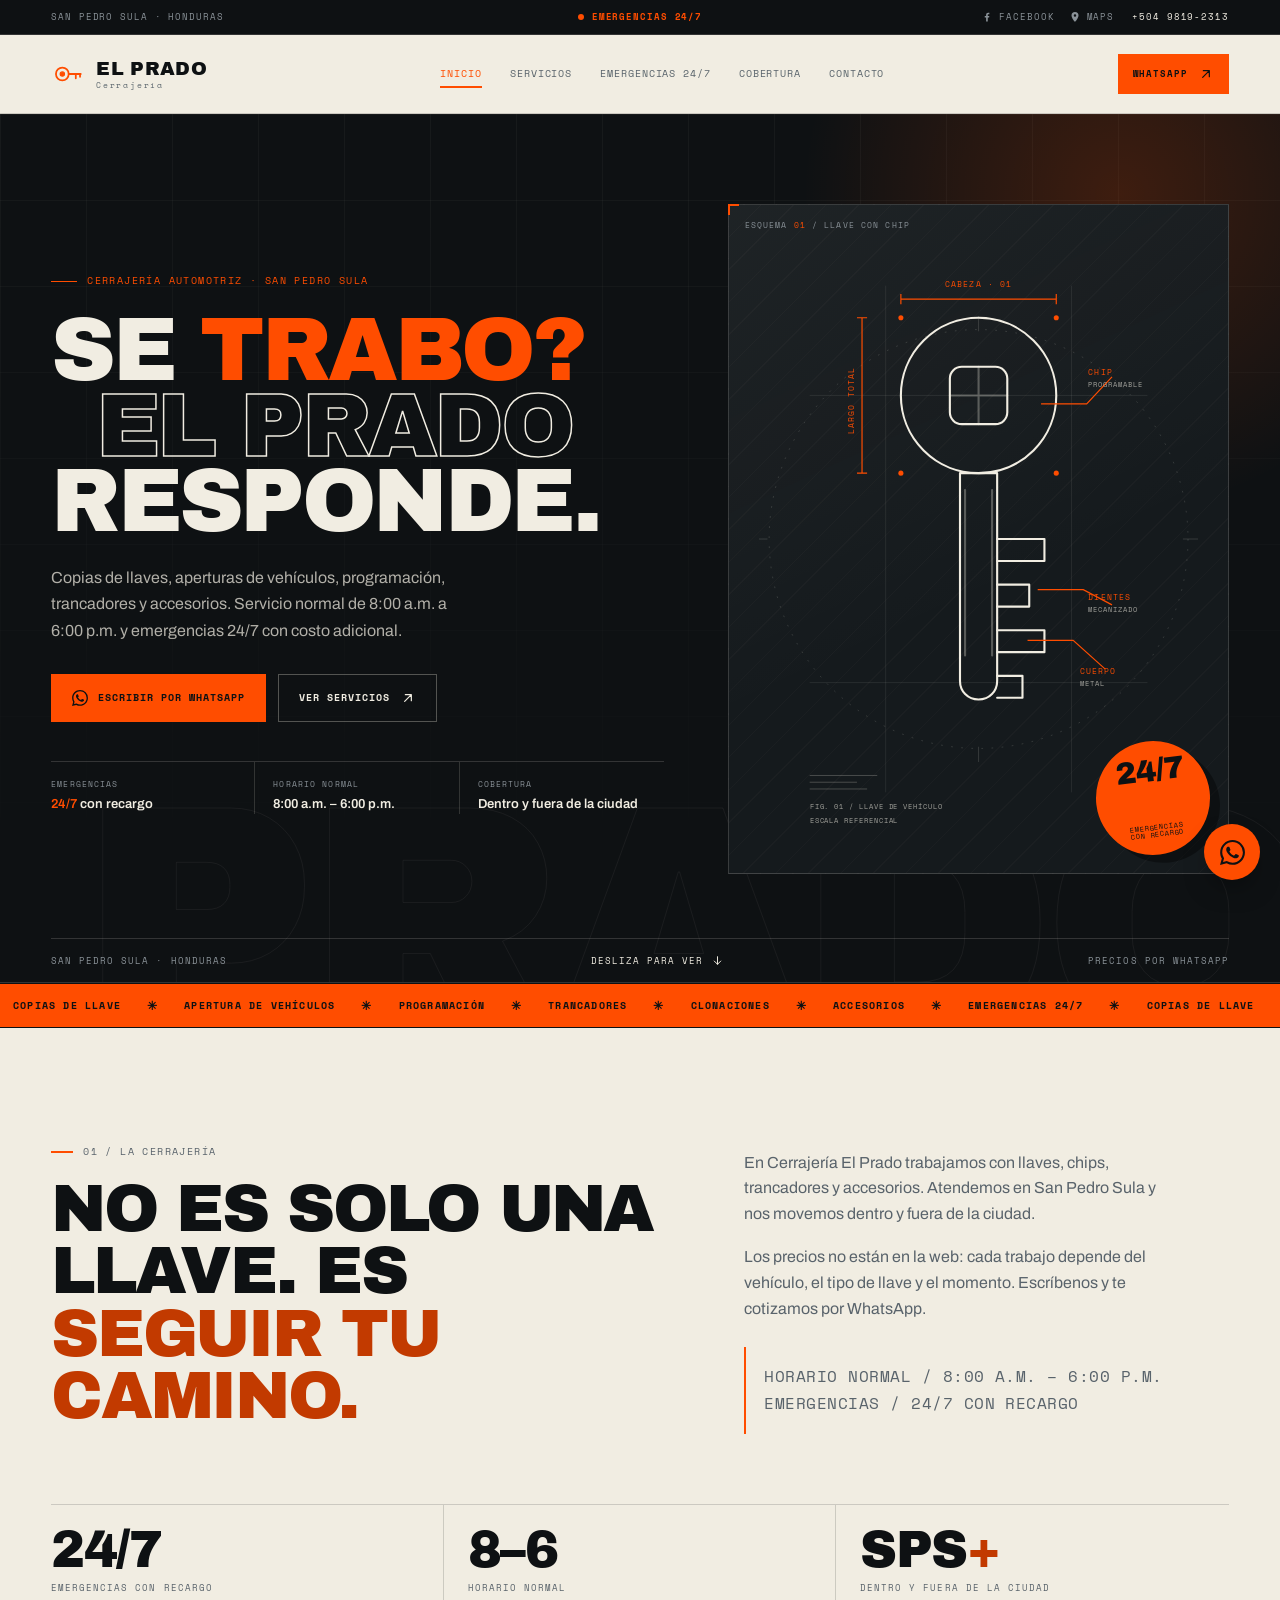
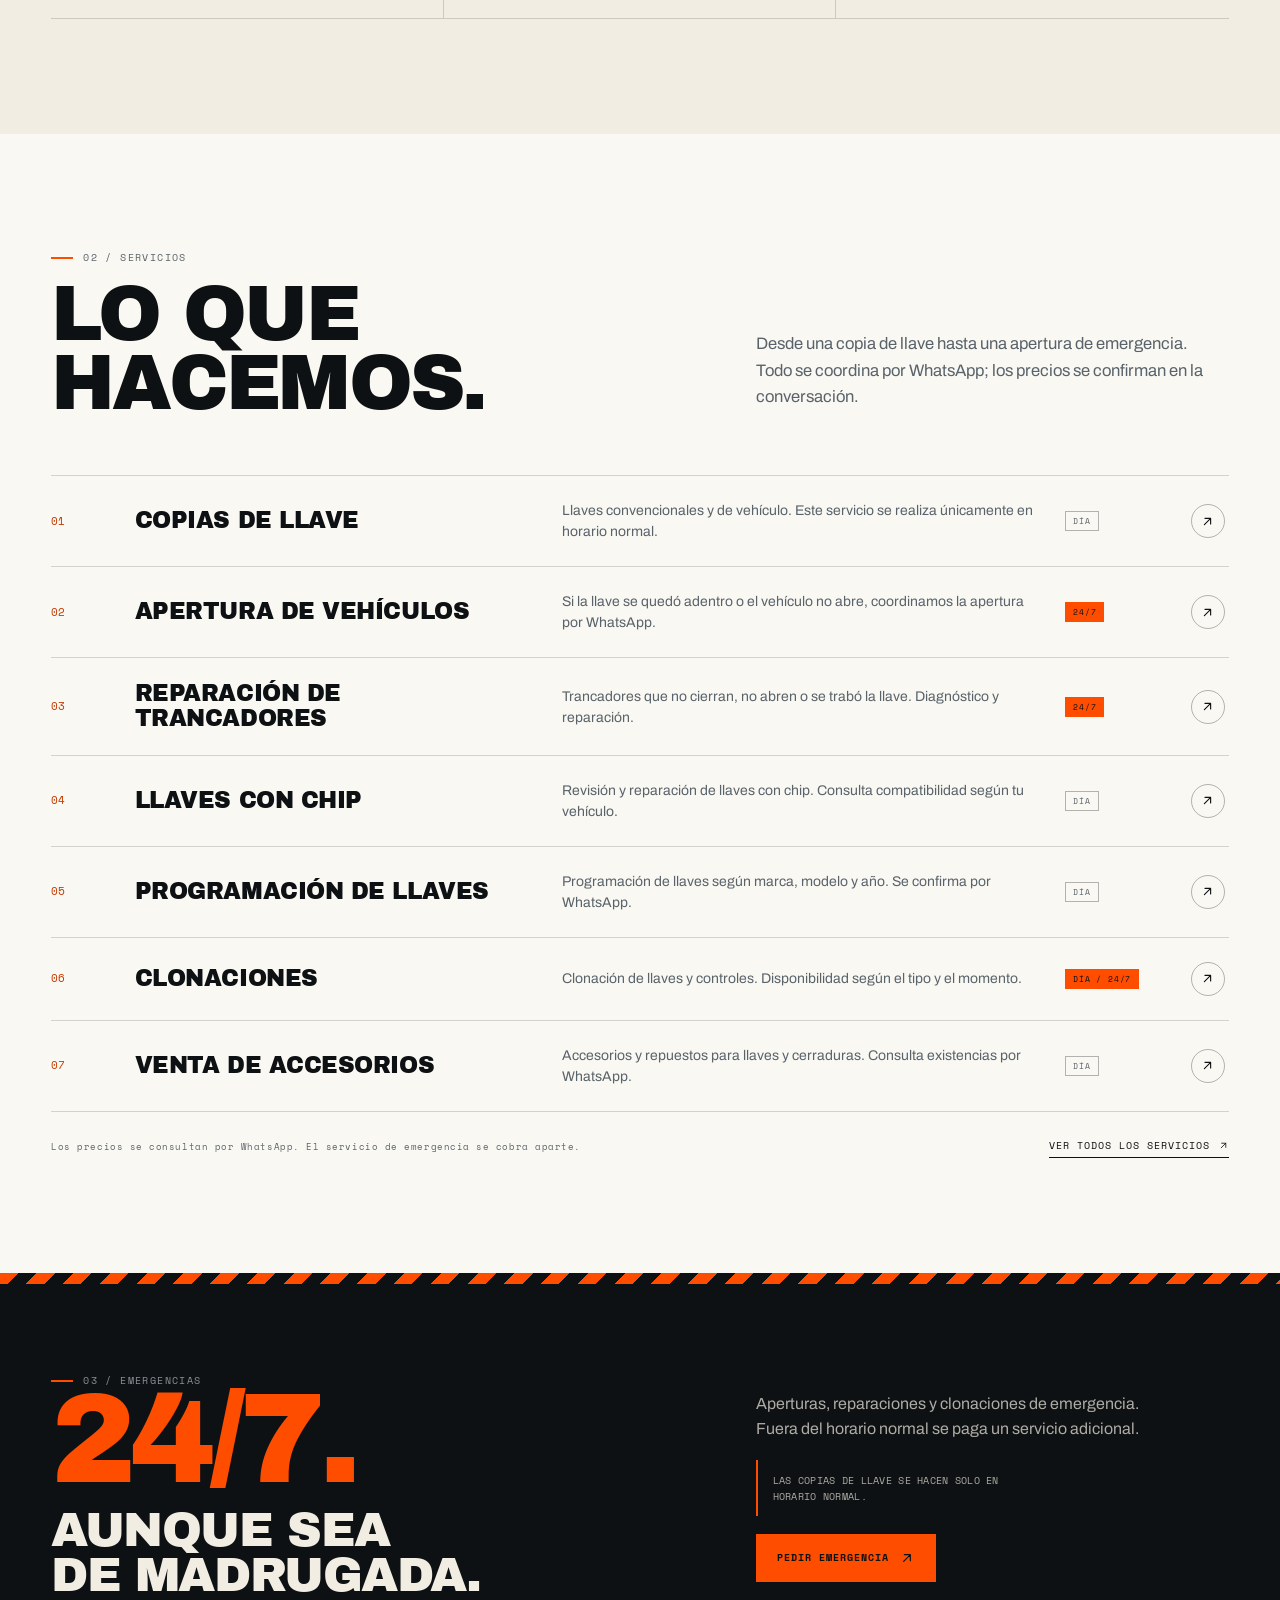
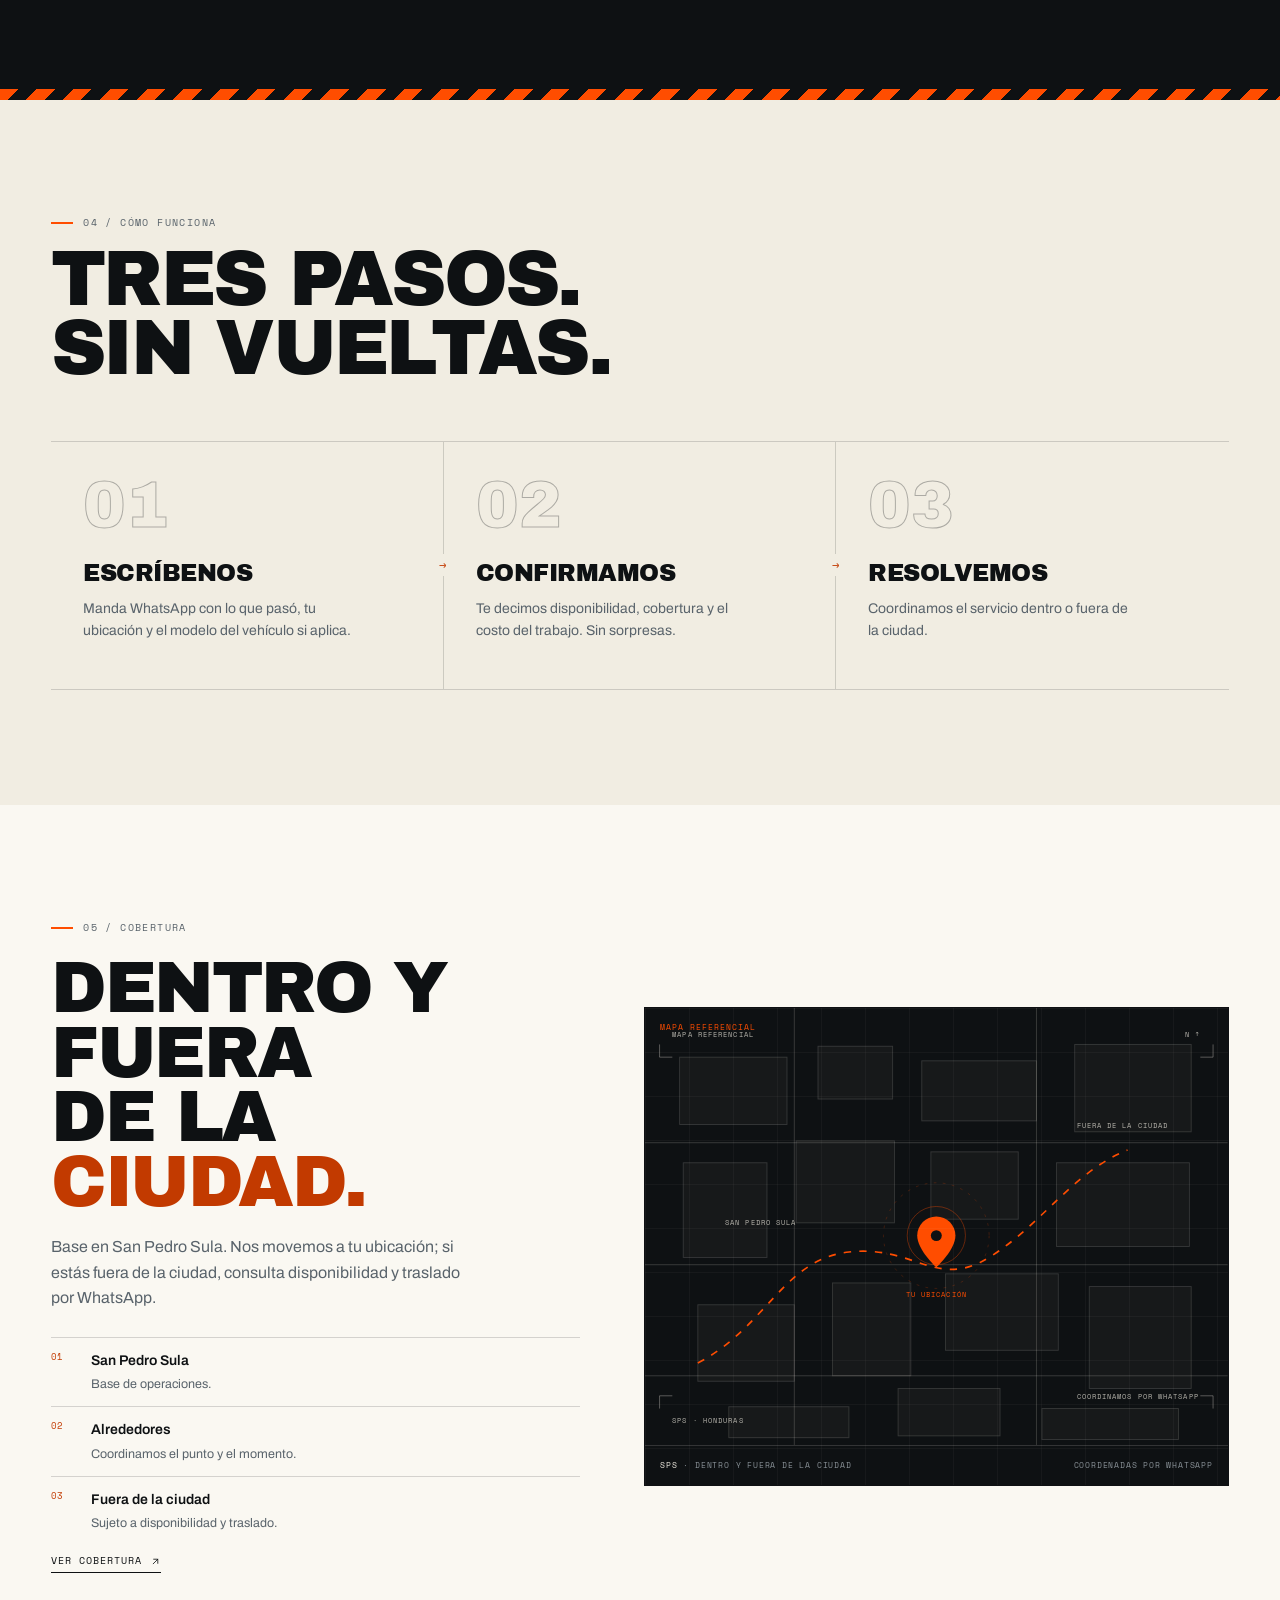
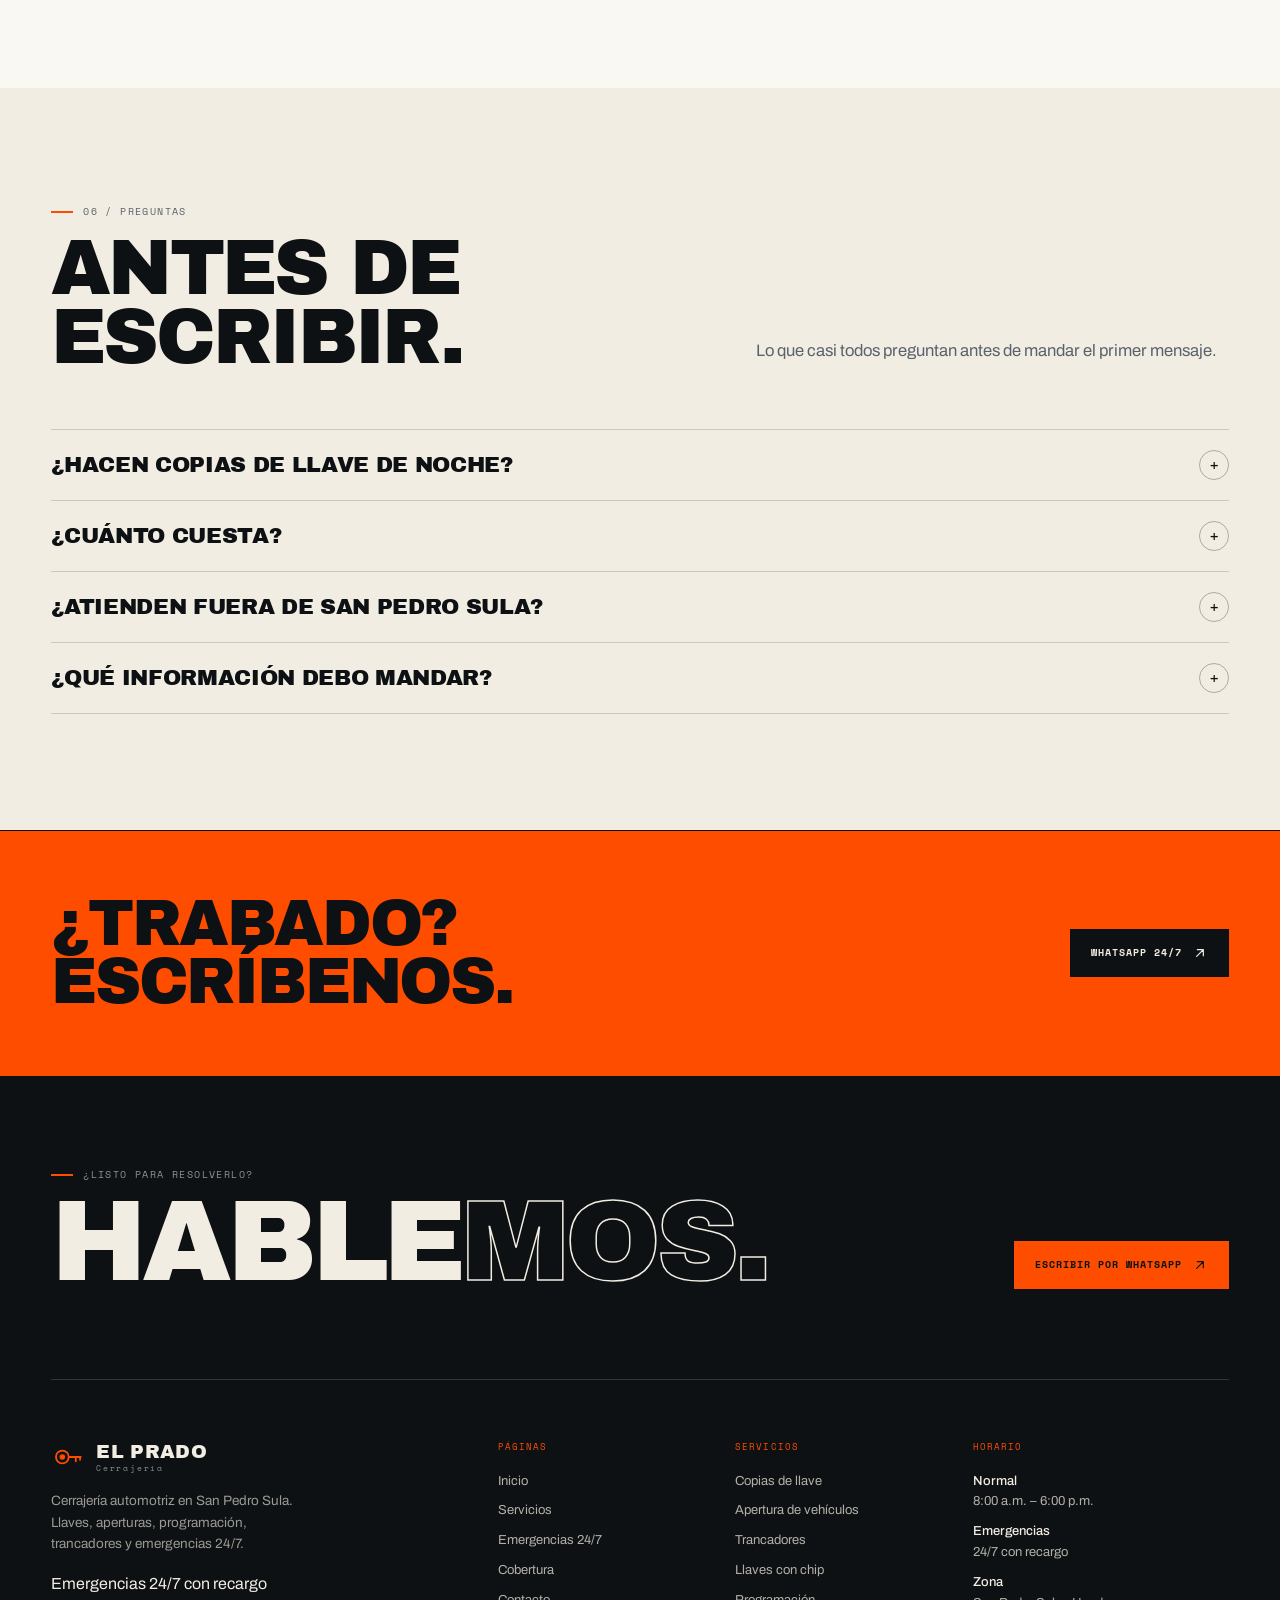
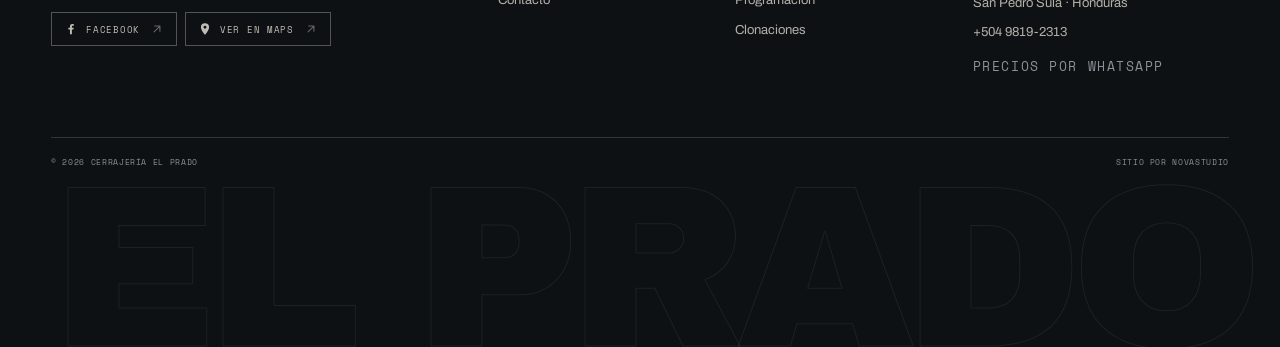
<file: index.html>
<!doctype html>
<html lang="es">
<head>
  <meta charset="UTF-8">
  <meta name="viewport" content="width=device-width, initial-scale=1.0">
  <meta name="color-scheme" content="light">
  <meta name="theme-color" content="#0e1113">
  <title>Cerrajería El Prado · Llaves, aperturas y emergencias 24/7 en San Pedro Sula</title>
  <meta name="description" content="Cerrajería automotriz en San Pedro Sula: copias de llave, aperturas de vehículos, programación, trancadores y emergencias 24/7. Precios por WhatsApp.">
  <meta property="og:type" content="website">
  <meta property="og:locale" content="es_HN">
  <meta property="og:title" content="Cerrajería El Prado · Llaves, aperturas y emergencias 24/7 en San Pedro Sula">
  <meta property="og:description" content="Cerrajería automotriz en San Pedro Sula: copias de llave, aperturas de vehículos, programación, trancadores y emergencias 24/7. Precios por WhatsApp.">
  <link rel="icon" href="data:image/svg+xml,%3Csvg xmlns='http://www.w3.org/2000/svg' viewBox='0 0 64 64'%3E%3Crect width='64' height='64' fill='%230e1113'/%3E%3Cg fill='none' stroke='%23ff4d00' stroke-width='4' stroke-linecap='round'%3E%3Ccircle cx='22' cy='32' r='11'/%3E%3Cpath d='M33 32h21M44 32v8M52 32v5'/%3E%3C/g%3E%3Ccircle cx='22' cy='32' r='3.5' fill='%23ff4d00'/%3E%3C/svg%3E">
  <link rel="stylesheet" href="./assets/css/styles.css">
  <script src="./assets/js/main.js" defer></script>
  <noscript><style>.hero__line{clip-path:none;transform:none}[data-reveal]{opacity:1;transform:none}</style></noscript>
</head>
<body>
  <a class="skip-link" href="#contenido">Saltar al contenido</a>
  <div class="progress" data-progress aria-hidden="true"></div>
  
<svg class="svg-sprite" aria-hidden="true" focusable="false">
  <symbol id="i-logo" viewBox="0 0 48 48">
    <circle cx="16" cy="24" r="9" fill="none" stroke="currentColor" stroke-width="2.5"/>
    <circle cx="16" cy="24" r="3" fill="currentColor"/>
    <path d="M25 24h17M35 24v6M41 24v4" fill="none" stroke="currentColor" stroke-width="2.5" stroke-linecap="round"/>
  </symbol>
  <symbol id="i-whatsapp" viewBox="0 0 24 24">
    <path d="M17.472 14.382c-.297-.149-1.758-.867-2.03-.967-.273-.099-.471-.148-.67.15-.197.297-.767.966-.94 1.164-.173.199-.347.223-.644.075-.297-.15-1.255-.463-2.39-1.475-.883-.788-1.48-1.761-1.653-2.059-.173-.297-.018-.458.13-.606.134-.133.298-.347.446-.52.149-.174.198-.298.298-.497.099-.198.05-.371-.05-.52-.099-.148-.669-1.611-.916-2.206-.242-.579-.487-.5-.669-.51-.173-.008-.371-.01-.57-.01-.198 0-.52.074-.792.372-.272.297-1.04 1.016-1.04 2.479 0 1.462 1.065 2.875 1.213 3.074.149.198 2.096 3.2 5.077 4.487.709.306 1.262.489 1.694.625.712.227 1.36.195 1.871.118.571-.085 1.758-.719 2.006-1.413.248-.694.248-1.289.173-1.413-.074-.124-.272-.198-.57-.347M12.05 21.785h-.004a9.87 9.87 0 0 1-5.031-1.378l-.361-.214-3.741.982.998-3.648-.235-.374a9.86 9.86 0 0 1-1.51-5.26c.001-5.45 4.436-9.884 9.888-9.884 2.64 0 5.122 1.03 6.988 2.898a9.825 9.825 0 0 1 2.893 6.994c-.003 5.45-4.437 9.884-9.885 9.884m8.413-18.297A11.815 11.815 0 0 0 12.05 0C5.495 0 .16 5.335.157 11.892c0 2.096.547 4.142 1.588 5.945L.057 24l6.305-1.654a11.882 11.882 0 0 0 5.683 1.448h.005c6.554 0 11.89-5.335 11.893-11.893a11.821 11.821 0 0 0-3.48-8.413Z"/>
  </symbol>
  <symbol id="i-arrow" viewBox="0 0 24 24"><path d="M7 17 17 7M8 7h9v9"/></symbol>
  <symbol id="i-down" viewBox="0 0 24 24"><path d="M12 5v14M6 13l6 6 6-6"/></symbol>
  <symbol id="i-phone" viewBox="0 0 24 24"><path d="M22 16.92v3a2 2 0 0 1-2.18 2 19.79 19.79 0 0 1-8.63-3.07 19.5 19.5 0 0 1-6-6A19.79 19.79 0 0 1 2.12 4.18 2 2 0 0 1 4.11 2h3a2 2 0 0 1 2 1.72c.13.96.36 1.9.7 2.81a2 2 0 0 1-.45 2.11L8.09 9.91a16 16 0 0 0 6 6l1.27-1.27a2 2 0 0 1 2.11-.45c.91.34 1.85.57 2.81.7A2 2 0 0 1 22 16.92Z"/></symbol>
  <symbol id="i-key" viewBox="0 0 24 24"><path d="M21 2l-2 2m-7.61 7.61a5.5 5.5 0 1 1-7.78 7.78 5.5 5.5 0 0 1 7.78-7.78Zm0 0L15.5 7.5m0 0 3 3M15.5 7.5 14 6"/></symbol>
  <symbol id="i-car" viewBox="0 0 24 24"><path d="M5 17h14M4 17l1.6-5.5A2 2 0 0 1 7.5 10h9a2 2 0 0 1 1.9 1.5L20 17M6 17v2M18 17v2M7 14h.01M17 14h.01"/></symbol>
  <symbol id="i-chip" viewBox="0 0 24 24"><rect x="5" y="5" width="14" height="14" rx="2"/><rect x="9" y="9" width="6" height="6"/><path d="M8 2v3M12 2v3M16 2v3M8 19v3M12 19v3M16 19v3M2 8h3M2 12h3M2 16h3M19 8h3M19 12h3M19 16h3"/></symbol>
  <symbol id="i-wrench" viewBox="0 0 24 24"><path d="M14.7 6.3a1 1 0 0 0 0 1.4l1.6 1.6a1 1 0 0 0 1.4 0l3.77-3.77a6 6 0 0 1-7.94 7.94l-6.91 6.91a2.12 2.12 0 0 1-3-3l6.91-6.91a6 6 0 0 1 7.94-7.94l-3.76 3.76Z"/></symbol>
  <symbol id="i-copy" viewBox="0 0 24 24"><rect x="8" y="8" width="12" height="12" rx="1"/><path d="M5 16H4a1 1 0 0 1-1-1V4a1 1 0 0 1 1-1h11a1 1 0 0 1 1 1v1"/></symbol>
  <symbol id="i-clock" viewBox="0 0 24 24"><circle cx="12" cy="12" r="9"/><path d="M12 7v5l3 2"/></symbol>
  <symbol id="i-pin" viewBox="0 0 24 24"><path d="M20 10c0 6-8 12-8 12S4 16 4 10a8 8 0 1 1 16 0Z"/><circle cx="12" cy="10" r="3"/></symbol>
  <symbol id="i-menu" viewBox="0 0 24 24"><path d="M4 7h16M4 12h16M4 17h16"/></symbol>
  <symbol id="i-close" viewBox="0 0 24 24"><path d="M6 6l12 12M18 6 6 18"/></symbol>
  <symbol id="i-shield" viewBox="0 0 24 24"><path d="M12 22s8-4 8-10V5l-8-3-8 3v7c0 6 8 10 8 10Z"/></symbol>
  <symbol id="i-lock" viewBox="0 0 24 24"><rect x="4" y="11" width="16" height="10" rx="2"/><path d="M8 11V7a4 4 0 0 1 8 0v4"/></symbol>
  <symbol id="i-check" viewBox="0 0 24 24"><path d="M20 6 9 17l-5-5"/></symbol>
  <symbol id="i-plus" viewBox="0 0 24 24"><path d="M12 5v14M5 12h14"/></symbol>

  <symbol id="i-facebook" viewBox="0 0 24 24">
    <path d="M13.5 21v-8h2.7l.4-3.1h-3.1V7.9c0-.9.25-1.5 1.55-1.5h1.65V3.6c-.29-.04-1.27-.13-2.42-.13-2.4 0-4.04 1.47-4.04 4.16v2.27H7.5V13h2.74v8h3.26Z"/>
  </symbol>
  <symbol id="i-map-pin" viewBox="0 0 24 24">
    <path d="M12 2a7 7 0 0 0-7 7c0 5.25 7 13 7 13s7-7.75 7-13a7 7 0 0 0-7-7Zm0 9.5A2.5 2.5 0 1 1 12 6.5a2.5 2.5 0 0 1 0 5Z"/>
  </symbol>
</svg>

  
<header class="site-header" data-header>
  <div class="topbar">
    <div class="container topbar__inner">
      <span class="topbar__place">San Pedro Sula · Honduras</span>
      <a class="topbar__emergency" href="./emergencias.html"><span class="topbar__dot"></span> Emergencias 24/7</a>
            <div class="topbar__right">
        <nav class="topbar__social" aria-label="Redes y ubicación">
          <a href="https://www.facebook.com/p/cerrajeria-el-prado-100067910711453/" target="_blank" rel="noopener noreferrer" aria-label="Página de Facebook de Cerrajería El Prado"><svg class="icon icon--fill" aria-hidden="true"><use href="#i-facebook"></use></svg> Facebook</a>
          <a href="https://share.google/LXiDjFmackNgphoyg" target="_blank" rel="noopener noreferrer" aria-label="Cerrajería El Prado en Google Maps"><svg class="icon icon--fill" aria-hidden="true"><use href="#i-map-pin"></use></svg> Maps</a>
        </nav>
        <a class="topbar__phone" href="https://wa.me/50498192313?text=Hola%20Cerrajer%C3%ADa%20El%20Prado%2C%20quiero%20m%C3%A1s%20informaci%C3%B3n." target="_blank" rel="noopener noreferrer">+504 9819-2313</a>
      </div>
    </div>
  </div>
  <div class="header-main">
    <div class="container header-main__inner">
      <a class="brand" href="./index.html" aria-label="Cerrajería El Prado, ir al inicio">
        <svg class="icon brand__mark" aria-hidden="true"><use href="#i-logo"></use></svg>
        <span class="brand__text"><strong>EL PRADO</strong><small>Cerrajería</small></span>
      </a>
      <nav class="nav" aria-label="Navegación principal">
        <a href="./index.html" aria-current="page">Inicio</a>
<a href="./servicios.html">Servicios</a>
<a href="./emergencias.html">Emergencias 24/7</a>
<a href="./cobertura.html">Cobertura</a>
<a href="./contacto.html">Contacto</a>
      </nav>
      <div class="header-actions">
        <a class="btn btn--signal btn--small header-cta" href="https://wa.me/50498192313?text=Hola%20Cerrajer%C3%ADa%20El%20Prado%2C%20quiero%20m%C3%A1s%20informaci%C3%B3n." target="_blank" rel="noopener noreferrer">
          WhatsApp <svg class="icon " aria-hidden="true"><use href="#i-arrow"></use></svg>
        </a>
        <button class="menu-btn" type="button" data-menu-open aria-expanded="false" aria-controls="mobile-menu" aria-label="Abrir menú">
          <svg class="icon " aria-hidden="true"><use href="#i-menu"></use></svg>
        </button>
      </div>
    </div>
  </div>
</header>

<div class="mobile-menu" id="mobile-menu" hidden>
  <div class="mobile-menu__top">
    <span class="mobile-menu__brand">EL PRADO</span>
    <button class="mobile-menu__close" type="button" data-menu-close>
      Cerrar <svg class="icon " aria-hidden="true"><use href="#i-close"></use></svg>
    </button>
  </div>
  <nav class="mobile-menu__nav" aria-label="Navegación móvil">
    <a class="mobile-menu__link" href="./index.html" aria-current="page"><span class="mobile-menu__index">01</span>Inicio</a>
<a class="mobile-menu__link" href="./servicios.html"><span class="mobile-menu__index">02</span>Servicios</a>
<a class="mobile-menu__link" href="./emergencias.html"><span class="mobile-menu__index">03</span>Emergencias 24/7</a>
<a class="mobile-menu__link" href="./cobertura.html"><span class="mobile-menu__index">04</span>Cobertura</a>
<a class="mobile-menu__link" href="./contacto.html"><span class="mobile-menu__index">05</span>Contacto</a>
  </nav>
  <div class="mobile-menu__foot">
    <div class="mobile-menu__social" role="group" aria-label="Redes y ubicación">
      <a class="social-link" href="https://www.facebook.com/p/cerrajeria-el-prado-100067910711453/" target="_blank" rel="noopener noreferrer" aria-label="Página de Facebook de Cerrajería El Prado"><svg class="icon icon--fill" aria-hidden="true"><use href="#i-facebook"></use></svg> Facebook <svg class="icon social-link__arrow" aria-hidden="true"><use href="#i-arrow"></use></svg></a>
      <a class="social-link" href="https://share.google/LXiDjFmackNgphoyg" target="_blank" rel="noopener noreferrer" aria-label="Cerrajería El Prado en Google Maps"><svg class="icon icon--fill" aria-hidden="true"><use href="#i-map-pin"></use></svg> Ver en Maps <svg class="icon social-link__arrow" aria-hidden="true"><use href="#i-arrow"></use></svg></a>
    </div>
    <span>San Pedro Sula · Honduras</span>
    <a href="https://wa.me/50498192313?text=Hola%20Cerrajer%C3%ADa%20El%20Prado%2C%20quiero%20m%C3%A1s%20informaci%C3%B3n." target="_blank" rel="noopener noreferrer">+504 9819-2313</a>
    <span>Normal: 8:00 a.m. – 6:00 p.m.<br>Emergencias: 24/7 con recargo</span>
    <a class="btn btn--signal btn--small" href="https://wa.me/50498192313?text=Hola%20Cerrajer%C3%ADa%20El%20Prado%2C%20quiero%20m%C3%A1s%20informaci%C3%B3n." target="_blank" rel="noopener noreferrer">
      Escribir por WhatsApp <svg class="icon " aria-hidden="true"><use href="#i-arrow"></use></svg>
    </a>
  </div>
</div>

  <main id="contenido">

<section class="hero">
  <div class="hero__ghost" aria-hidden="true">PRADO</div>
  <div class="container">
    <div class="hero__grid">
      <div class="hero__copy">
        <p class="hero__kicker">Cerrajería automotriz · San Pedro Sula</p>
        <h1 class="hero__title">
          <span class="hero__line">SE <span class="accent">TRABÓ?</span></span>
          <span class="hero__line hero__line--outline hero__line--indent">EL PRADO</span>
          <span class="hero__line">RESPONDE.</span>
        </h1>
        <p class="hero__lede">Copias de llaves, aperturas de vehículos, programación, trancadores y accesorios. Servicio normal de 8:00 a.m. a 6:00 p.m. y emergencias 24/7 con costo adicional.</p>
        <div class="hero__actions">
          <a class="btn btn--signal" href="https://wa.me/50498192313?text=Hola%20Cerrajer%C3%ADa%20El%20Prado%2C%20quiero%20m%C3%A1s%20informaci%C3%B3n." target="_blank" rel="noopener noreferrer" data-magnetic="6">
            <svg class="icon icon--fill " aria-hidden="true"><use href="#i-whatsapp"></use></svg> Escribir por WhatsApp
          </a>
          <a class="btn btn--light" href="./servicios.html">Ver servicios <svg class="icon " aria-hidden="true"><use href="#i-arrow"></use></svg></a>
        </div>
        <div class="hero__facts">
          <div class="hero__fact"><span>Emergencias</span><strong><em>24/7</em> con recargo</strong></div>
          <div class="hero__fact"><span>Horario normal</span><strong>8:00 a.m. – 6:00 p.m.</strong></div>
          <div class="hero__fact"><span>Cobertura</span><strong>Dentro y fuera de la ciudad</strong></div>
        </div>
      </div>

      <div class="hero__visual" data-tilt="2.5">
        <span class="hero__visual-tag">ESQUEMA <b>01</b> / LLAVE CON CHIP</span>
        
<svg class="schematic" viewBox="0 0 520 720" role="img" aria-label="Esquema técnico de una llave de vehículo con chip">
  <g class="schematic__spin" fill="none" stroke="rgba(241,237,226,.18)">
    <circle cx="260" cy="360" r="248" stroke-dasharray="2 10"/>
    <path d="M260 96v18M260 606v18M-8 360h18M502 360h18"/>
  </g>
  <g stroke="rgba(241,237,226,.1)" stroke-width="1" fill="none">
    <path d="M60 190h400M60 530h400M150 60v600M370 60v600"/>
  </g>
  <g class="schematic__draw" fill="none" stroke="#f1ede2" stroke-width="2.5" stroke-linejoin="round" stroke-linecap="round">
    <rect x="168" y="98" width="184" height="184" rx="92"/>
    <rect x="226" y="156" width="68" height="68" rx="14"/>
    <path d="M238 282h44v246c0 12-9 22-22 22s-22-10-22-22V282Z"/>
    <path d="M282 360h56v26h-56M282 414h38v26h-38M282 468h56v26h-56M282 522h30v26h-30"/>
    <path d="M244 302v196M276 302v196" opacity=".3"/>
    <path d="M226 190h68M260 156v68" opacity=".3"/>
  </g>
  <g fill="none" stroke="#ff4d00" stroke-width="1.4">
    <path d="M122 98v184M116 98h12M116 282h12"/>
    <path d="M168 76h184M168 70v12M352 70v12"/>
    <path d="M334 200h54l30-32"/>
    <path d="M330 420h54l34 18"/>
    <path d="M318 480h54l38 34"/>
  </g>
  <g fill="#ff4d00" font-family="'Space Mono', monospace" font-size="9" letter-spacing="1.3">
    <text x="112" y="196" transform="rotate(-90 112 196)" text-anchor="middle">LARGO TOTAL</text>
    <text x="260" y="62" text-anchor="middle">CABEZA · 01</text>
    <text x="390" y="166">CHIP</text>
    <text x="390" y="432">DIENTES</text>
    <text x="380" y="520">CUERPO</text>
  </g>
  <g fill="rgba(241,237,226,.62)" font-family="'Space Mono', monospace" font-size="8" letter-spacing="1.1">
    <text x="390" y="180">PROGRAMABLE</text>
    <text x="390" y="446">MECANIZADO</text>
    <text x="380" y="534">METAL</text>
    <text x="60" y="680">FIG. 01 / LLAVE DE VEHÍCULO</text>
    <text x="60" y="696">ESCALA REFERENCIAL</text>
    <text x="460" y="680" text-anchor="end">SPS · HN</text>
  </g>
  <g fill="#ff4d00">
    <circle cx="168" cy="98" r="3"/><circle cx="352" cy="98" r="3"/>
    <circle cx="168" cy="282" r="3"/><circle cx="352" cy="282" r="3"/>
  </g>
  <g stroke="rgba(241,237,226,.28)" fill="none">
    <path d="M60 640h80M60 648h56M60 656h68"/>
    <path d="M440 640v24M448 640v24M456 640v18M464 640v24"/>
  </g>
</svg>

        <div class="hero__seal" aria-hidden="true"><strong>24/7</strong><span>Emergencias<br>con recargo</span></div>
      </div>
    </div>

    <div class="hero__bar">
      <span>San Pedro Sula · Honduras</span>
      <a href="#servicios">Desliza para ver <svg class="icon" aria-hidden="true"><use href="#i-down"></use></svg></a>
      <span>Precios por WhatsApp</span>
    </div>
  </div>
</section>

<div class="ticker" aria-hidden="true">
  <div class="ticker__track">
    <div class="ticker__group">
      <span>Copias de llave</span><span>Apertura de vehículos</span><span>Programación</span><span>Trancadores</span><span>Clonaciones</span><span>Accesorios</span><span>Emergencias 24/7</span>
    </div>
    <div class="ticker__group">
      <span>Copias de llave</span><span>Apertura de vehículos</span><span>Programación</span><span>Trancadores</span><span>Clonaciones</span><span>Accesorios</span><span>Emergencias 24/7</span>
    </div>
  </div>
</div>

<section class="section" id="la-cerrajeria">
  <div class="container">
    <div class="manifesto">
      <div data-reveal>
        <p class="eyebrow">01 / La cerrajería</p>
        <h2 class="manifesto__title" style="margin-top:18px">NO ES SOLO UNA LLAVE. ES <em>SEGUIR TU CAMINO.</em></h2>
      </div>
      <div class="manifesto__body" data-reveal style="--delay:100ms">
        <p>En Cerrajería El Prado trabajamos con llaves, chips, trancadores y accesorios. Atendemos en San Pedro Sula y nos movemos dentro y fuera de la ciudad.</p>
        <p>Los precios no están en la web: cada trabajo depende del vehículo, el tipo de llave y el momento. Escríbenos y te cotizamos por WhatsApp.</p>
        <p class="manifesto__note">HORARIO NORMAL / 8:00 A.M. – 6:00 P.M.<br>EMERGENCIAS / 24/7 CON RECARGO</p>
      </div>
    </div>
    <div class="stats" data-reveal>
      <div class="stat"><strong>24/7</strong><span>Emergencias con recargo</span></div>
      <div class="stat"><strong>8–6</strong><span>Horario normal</span></div>
      <div class="stat"><strong>SPS<em>+</em></strong><span>Dentro y fuera de la ciudad</span></div>
    </div>
  </div>
</section>

<section class="section section--paper" id="servicios">
  <div class="container">
    <div class="section-head">
      <div>
        <p class="eyebrow">02 / Servicios</p>
        <h2 style="margin-top:14px">LO QUE HACEMOS.</h2>
      </div>
      <div class="section-head__copy" data-reveal>
        <p>Desde una copia de llave hasta una apertura de emergencia. Todo se coordina por WhatsApp; los precios se confirman en la conversación.</p>
      </div>
    </div>

    <div class="service-list">
      
<a class="service-row" href="./servicios.html#copias" data-reveal style="--delay:0ms">
  <span class="service-row__num">01</span>
  <span class="service-row__name">Copias de llave</span>
  <span class="service-row__desc">Llaves convencionales y de vehículo. Este servicio se realiza únicamente en horario normal.</span>
  <span class="tag tag--day">DÍA</span>
  <span class="service-row__arrow"><svg class="icon " aria-hidden="true"><use href="#i-arrow"></use></svg></span>
</a>
      
<a class="service-row" href="./servicios.html#aperturas" data-reveal style="--delay:40ms">
  <span class="service-row__num">02</span>
  <span class="service-row__name">Apertura de vehículos</span>
  <span class="service-row__desc">Si la llave se quedó adentro o el vehículo no abre, coordinamos la apertura por WhatsApp.</span>
  <span class="tag tag--247">24/7</span>
  <span class="service-row__arrow"><svg class="icon " aria-hidden="true"><use href="#i-arrow"></use></svg></span>
</a>
      
<a class="service-row" href="./servicios.html#trancadores" data-reveal style="--delay:80ms">
  <span class="service-row__num">03</span>
  <span class="service-row__name">Reparación de trancadores</span>
  <span class="service-row__desc">Trancadores que no cierran, no abren o se trabó la llave. Diagnóstico y reparación.</span>
  <span class="tag tag--247">24/7</span>
  <span class="service-row__arrow"><svg class="icon " aria-hidden="true"><use href="#i-arrow"></use></svg></span>
</a>
      
<a class="service-row" href="./servicios.html#chip" data-reveal style="--delay:120ms">
  <span class="service-row__num">04</span>
  <span class="service-row__name">Llaves con chip</span>
  <span class="service-row__desc">Revisión y reparación de llaves con chip. Consulta compatibilidad según tu vehículo.</span>
  <span class="tag tag--day">DÍA</span>
  <span class="service-row__arrow"><svg class="icon " aria-hidden="true"><use href="#i-arrow"></use></svg></span>
</a>
      
<a class="service-row" href="./servicios.html#programacion" data-reveal style="--delay:160ms">
  <span class="service-row__num">05</span>
  <span class="service-row__name">Programación de llaves</span>
  <span class="service-row__desc">Programación de llaves según marca, modelo y año. Se confirma por WhatsApp.</span>
  <span class="tag tag--day">DÍA</span>
  <span class="service-row__arrow"><svg class="icon " aria-hidden="true"><use href="#i-arrow"></use></svg></span>
</a>
      
<a class="service-row" href="./servicios.html#clonaciones" data-reveal style="--delay:200ms">
  <span class="service-row__num">06</span>
  <span class="service-row__name">Clonaciones</span>
  <span class="service-row__desc">Clonación de llaves y controles. Disponibilidad según el tipo y el momento.</span>
  <span class="tag tag--247">DÍA / 24/7</span>
  <span class="service-row__arrow"><svg class="icon " aria-hidden="true"><use href="#i-arrow"></use></svg></span>
</a>
      
<a class="service-row" href="./servicios.html#accesorios" data-reveal style="--delay:240ms">
  <span class="service-row__num">07</span>
  <span class="service-row__name">Venta de accesorios</span>
  <span class="service-row__desc">Accesorios y repuestos para llaves y cerraduras. Consulta existencias por WhatsApp.</span>
  <span class="tag tag--day">DÍA</span>
  <span class="service-row__arrow"><svg class="icon " aria-hidden="true"><use href="#i-arrow"></use></svg></span>
</a>
    </div>

    <div class="service-foot">
      <p>Los precios se consultan por WhatsApp. El servicio de emergencia se cobra aparte.</p>
      <a class="text-link" href="./servicios.html">Ver todos los servicios <svg class="icon " aria-hidden="true"><use href="#i-arrow"></use></svg></a>
    </div>
  </div>
</section>

<section class="emergency-band" id="emergencias">
  <div class="caution" aria-hidden="true"></div>
  <div class="container emergency-band__inner">
    <div data-reveal>
      <p class="eyebrow eyebrow--light">03 / Emergencias</p>
      <div class="emergency-band__title">24/7.</div>
      <h2>AUNQUE SEA<br>DE MADRUGADA.</h2>
    </div>
    <div class="emergency-band__copy" data-reveal style="--delay:100ms">
      <p>Aperturas, reparaciones y clonaciones de emergencia. Fuera del horario normal se paga un servicio adicional.</p>
      <p class="emergency-band__note">LAS COPIAS DE LLAVE SE HACEN SOLO EN HORARIO NORMAL.</p>
      <a class="btn btn--signal" href="./emergencias.html">Pedir emergencia <svg class="icon " aria-hidden="true"><use href="#i-arrow"></use></svg></a>
    </div>
  </div>
  <div class="caution" aria-hidden="true"></div>
</section>

<section class="section">
  <div class="container">
    <div class="section-head">
      <div>
        <p class="eyebrow">04 / Cómo funciona</p>
        <h2 style="margin-top:14px">TRES PASOS.<br>SIN VUELTAS.</h2>
      </div>
      <div class="section-head__copy" data-reveal>
        <p>No hay formularios eternos. La conversación manda y el precio se confirma por WhatsApp.</p>
      </div>
    </div>
    <div class="process"><div class="process__step"><span class="process__num">01</span><h3>Escríbenos</h3><p>Manda WhatsApp con lo que pasó, tu ubicación y el modelo del vehículo si aplica.</p></div><div class="process__step"><span class="process__num">02</span><h3>Confirmamos</h3><p>Te decimos disponibilidad, cobertura y el costo del trabajo. Sin sorpresas.</p></div><div class="process__step"><span class="process__num">03</span><h3>Resolvemos</h3><p>Coordinamos el servicio dentro o fuera de la ciudad.</p></div></div>
  </div>
</section>

<section class="section section--paper" id="cobertura">
  <div class="container coverage-grid">
    <div class="coverage-copy" data-reveal>
      <p class="eyebrow">05 / Cobertura</p>
      <h2>DENTRO Y FUERA<br>DE LA <em>CIUDAD.</em></h2>
      <p>Base en San Pedro Sula. Nos movemos a tu ubicación; si estás fuera de la ciudad, consulta disponibilidad y traslado por WhatsApp.</p>
      <div class="coverage-points">
        <div class="coverage-point"><span>01</span><div><strong>San Pedro Sula</strong><small>Base de operaciones.</small></div></div>
        <div class="coverage-point"><span>02</span><div><strong>Alrededores</strong><small>Coordinamos el punto y el momento.</small></div></div>
        <div class="coverage-point"><span>03</span><div><strong>Fuera de la ciudad</strong><small>Sujeto a disponibilidad y traslado.</small></div></div>
      </div>
      <a class="text-link" href="./cobertura.html">Ver cobertura <svg class="icon " aria-hidden="true"><use href="#i-arrow"></use></svg></a>
    </div>
    <div class="map-panel" data-reveal style="--delay:100ms">
      <span class="map-panel__tag">Mapa referencial</span>
      
<svg viewBox="0 0 640 480" role="img" aria-label="Mapa referencial de cobertura en San Pedro Sula y alrededores">
  <g fill="rgba(241,237,226,.035)" stroke="rgba(241,237,226,.16)" stroke-width="1">
    <rect x="38" y="54" width="118" height="74"/>
    <rect x="190" y="42" width="82" height="58"/>
    <rect x="304" y="58" width="126" height="66"/>
    <rect x="472" y="40" width="128" height="96"/>
    <rect x="42" y="170" width="92" height="104"/>
    <rect x="166" y="146" width="108" height="90"/>
    <rect x="314" y="158" width="96" height="74"/>
    <rect x="452" y="170" width="146" height="92"/>
    <rect x="58" y="326" width="106" height="84"/>
    <rect x="206" y="302" width="86" height="102"/>
    <rect x="330" y="292" width="124" height="84"/>
    <rect x="488" y="306" width="112" height="112"/>
    <rect x="92" y="438" width="132" height="34"/>
    <rect x="278" y="418" width="112" height="52"/>
    <rect x="436" y="440" width="150" height="34"/>
  </g>
  <g stroke="rgba(241,237,226,.2)" stroke-width="1" fill="none">
    <path d="M0 148h640M0 282h640M0 404h640M164 0v480M430 0v480"/>
  </g>
  <path class="route" d="M58 390C134 350 152 276 224 268s96 42 154 6 92-94 152-118" fill="none" stroke="#ff4d00" stroke-width="1.8"/>
  <g transform="translate(320 250)">
    <circle r="58" fill="none" stroke="rgba(255,77,0,.22)" stroke-dasharray="3 7"/>
    <circle r="32" fill="none" stroke="rgba(255,77,0,.4)"/>
    <g class="map-panel__pin">
      <path d="M0-21c-11.6 0-21 9.4-21 21 0 15.8 21 35 21 35s21-19.2 21-35c0-11.6-9.4-21-21-21Z" fill="#ff4d00"/>
      <circle cy="0" r="6" fill="#0e1113"/>
    </g>
  </g>
  <g font-family="'Space Mono', monospace" font-size="8" letter-spacing="1.2" fill="rgba(241,237,226,.72)">
    <text x="30" y="32">MAPA REFERENCIAL</text>
    <text x="30" y="456">SPS · HONDURAS</text>
    <text x="610" y="32" text-anchor="end">N ↑</text>
    <text x="320" y="318" text-anchor="middle" fill="#ff4d00">TU UBICACIÓN</text>
    <text x="474" y="132">FUERA DE LA CIUDAD</text>
    <text x="88" y="238">SAN PEDRO SULA</text>
    <text x="474" y="430">COORDINAMOS POR WHATSAPP</text>
  </g>
  <g stroke="rgba(241,237,226,.36)" fill="none">
    <path d="M30 54h-14v-14M610 54h14v-14M30 426h-14v14M610 426h14v14"/>
  </g>
</svg>

      <div class="map-panel__foot"><span><b>SPS</b> · Dentro y fuera de la ciudad</span><span>Coordenadas por WhatsApp</span></div>
    </div>
  </div>
</section>

<section class="section" id="preguntas">
  <div class="container">
    <div class="section-head">
      <div>
        <p class="eyebrow">06 / Preguntas</p>
        <h2 style="margin-top:14px">ANTES DE<br>ESCRIBIR.</h2>
      </div>
      <div class="section-head__copy" data-reveal>
        <p>Lo que casi todos preguntan antes de mandar el primer mensaje.</p>
      </div>
    </div>
    <div class="faq-list">
      
<details class="faq-item" data-reveal style="--delay:0ms">
  <summary>¿Hacen copias de llave de noche?</summary>
  <div class="faq-item__answer"><p>No. Las copias de llave se hacen en horario normal, de 8:00 a.m. a 6:00 p.m. En emergencias atendemos aperturas, reparaciones y clonaciones con un costo adicional.</p></div>
</details>
      
<details class="faq-item" data-reveal style="--delay:40ms">
  <summary>¿Cuánto cuesta?</summary>
  <div class="faq-item__answer"><p>No manejamos precios en la web: depende del vehículo, el tipo de llave y el momento. Los precios se confirman por WhatsApp.</p></div>
</details>
      
<details class="faq-item" data-reveal style="--delay:80ms">
  <summary>¿Atienden fuera de San Pedro Sula?</summary>
  <div class="faq-item__answer"><p>Sí, dentro y fuera de la ciudad, sujeto a disponibilidad y traslado. Confirma tu ubicación por WhatsApp.</p></div>
</details>
      
<details class="faq-item" data-reveal style="--delay:120ms">
  <summary>¿Qué información debo mandar?</summary>
  <div class="faq-item__answer"><p>Tu ubicación, el modelo y año del vehículo, y una foto de la llave o del trancador si puedes.</p></div>
</details>
    </div>
  </div>
</section>

<section class="cta-strip">
  <div class="container cta-strip__inner">
    <h2>¿TRABADO?<br>Escríbenos.</h2>
    <a class="btn" href="https://wa.me/50498192313?text=Hola%20Cerrajer%C3%ADa%20El%20Prado%2C%20necesito%20ayuda%20con%20una%20llave%20o%20una%20apertura." target="_blank" rel="noopener noreferrer">
      WhatsApp 24/7 <svg class="icon " aria-hidden="true"><use href="#i-arrow"></use></svg>
    </a>
  </div>
</section>

  </main>
  
<footer class="site-footer">
  <div class="container">
    <div class="footer-cta">
      <div>
        <p class="eyebrow eyebrow--light">¿Listo para resolverlo?</p>
        <h2>HABLE<em>MOS.</em></h2>
      </div>
      <a class="btn btn--signal" href="https://wa.me/50498192313?text=Hola%20Cerrajer%C3%ADa%20El%20Prado%2C%20quiero%20m%C3%A1s%20informaci%C3%B3n." target="_blank" rel="noopener noreferrer">
        Escribir por WhatsApp <svg class="icon " aria-hidden="true"><use href="#i-arrow"></use></svg>
      </a>
    </div>

    <div class="footer-grid">
      <div class="footer-brand">
        <a class="brand" href="./index.html" aria-label="Cerrajería El Prado, ir al inicio">
          <svg class="icon brand__mark" aria-hidden="true"><use href="#i-logo"></use></svg>
          <span class="brand__text"><strong>EL PRADO</strong><small>Cerrajería</small></span>
        </a>
        <p>Cerrajería automotriz en San Pedro Sula. Llaves, aperturas, programación, trancadores y emergencias 24/7.</p>
        <a class="footer-emergency" href="./emergencias.html">Emergencias 24/7 con recargo</a>
        <div class="social-links" role="group" aria-label="Redes y ubicación">
          <a class="social-link" href="https://www.facebook.com/p/cerrajeria-el-prado-100067910711453/" target="_blank" rel="noopener noreferrer" aria-label="Página de Facebook de Cerrajería El Prado"><svg class="icon icon--fill" aria-hidden="true"><use href="#i-facebook"></use></svg> Facebook <svg class="icon social-link__arrow" aria-hidden="true"><use href="#i-arrow"></use></svg></a>
          <a class="social-link" href="https://share.google/LXiDjFmackNgphoyg" target="_blank" rel="noopener noreferrer" aria-label="Cerrajería El Prado en Google Maps"><svg class="icon icon--fill" aria-hidden="true"><use href="#i-map-pin"></use></svg> Ver en Maps <svg class="icon social-link__arrow" aria-hidden="true"><use href="#i-arrow"></use></svg></a>
        </div>
      </div>

      <div class="footer-col">
        <h3>Páginas</h3>
        <a href="./index.html">Inicio</a>
        <a href="./servicios.html">Servicios</a>
        <a href="./emergencias.html">Emergencias 24/7</a>
        <a href="./cobertura.html">Cobertura</a>
        <a href="./contacto.html">Contacto</a>
      </div>

      <div class="footer-col">
        <h3>Servicios</h3>
        <a href="./servicios.html#copias">Copias de llave</a>
        <a href="./servicios.html#aperturas">Apertura de vehículos</a>
        <a href="./servicios.html#trancadores">Trancadores</a>
        <a href="./servicios.html#chip">Llaves con chip</a>
        <a href="./servicios.html#programacion">Programación</a>
        <a href="./servicios.html#clonaciones">Clonaciones</a>
      </div>

      <div class="footer-col">
        <h3>Horario</h3>
        <p><strong>Normal</strong><br>8:00 a.m. – 6:00 p.m.</p>
        <p><strong>Emergencias</strong><br>24/7 con recargo</p>
        <p><strong>Zona</strong><br>San Pedro Sula · Honduras</p>
        <a href="https://wa.me/50498192313?text=Hola%20Cerrajer%C3%ADa%20El%20Prado%2C%20quiero%20m%C3%A1s%20informaci%C3%B3n." target="_blank" rel="noopener noreferrer">+504 9819-2313</a>
        <p class="mono" style="color:#8a9298;margin-top:4px">Precios por WhatsApp</p>
      </div>
    </div>

    <div class="footer-bottom">
      <span>© <span data-year>2026</span> Cerrajería El Prado</span>
      <span>Sitio por NovaStudio</span>
    </div>

    <div class="footer-ghost" aria-hidden="true">EL PRADO</div>
  </div>
</footer>

<a class="fab" href="https://wa.me/50498192313?text=Hola%20Cerrajer%C3%ADa%20El%20Prado%2C%20quiero%20m%C3%A1s%20informaci%C3%B3n." target="_blank" rel="noopener noreferrer" aria-label="Escribir por WhatsApp">
  <svg class="icon icon--fill " aria-hidden="true"><use href="#i-whatsapp"></use></svg>
</a>

</body>
</html>
</file>
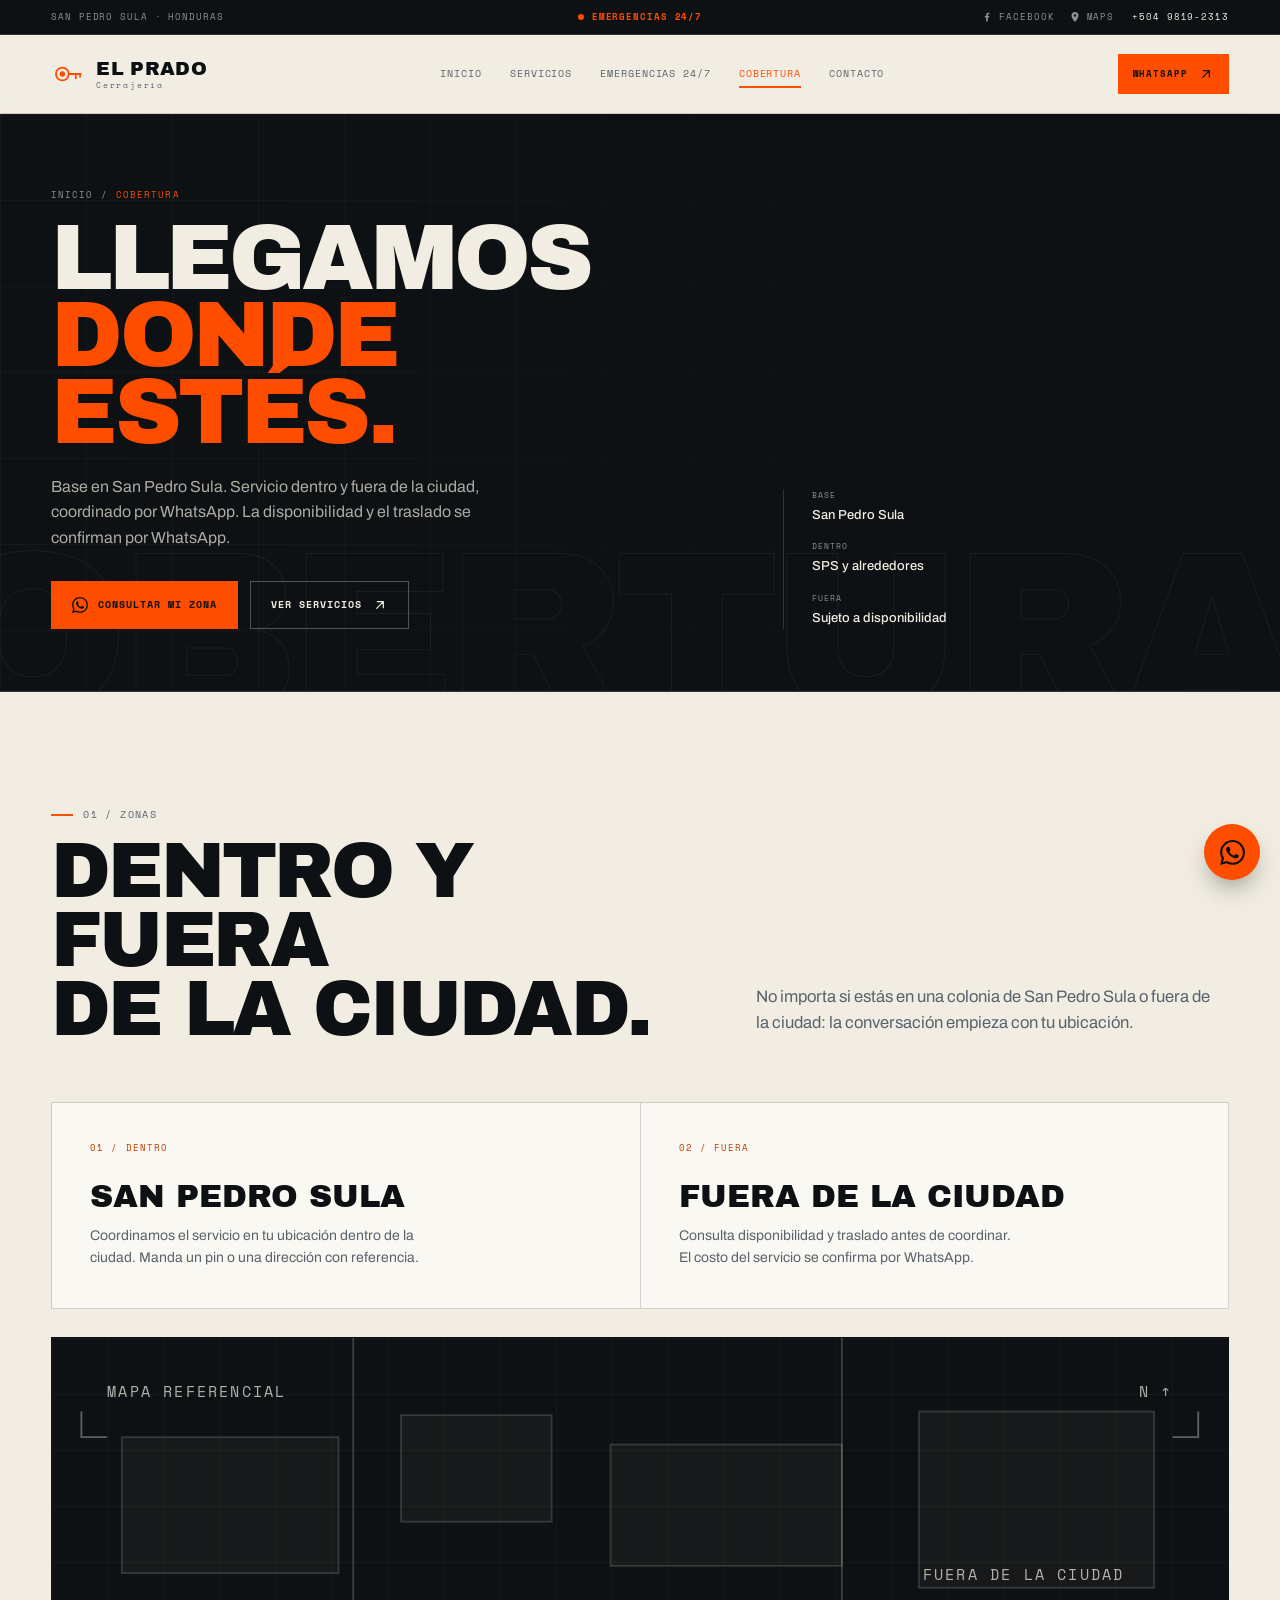
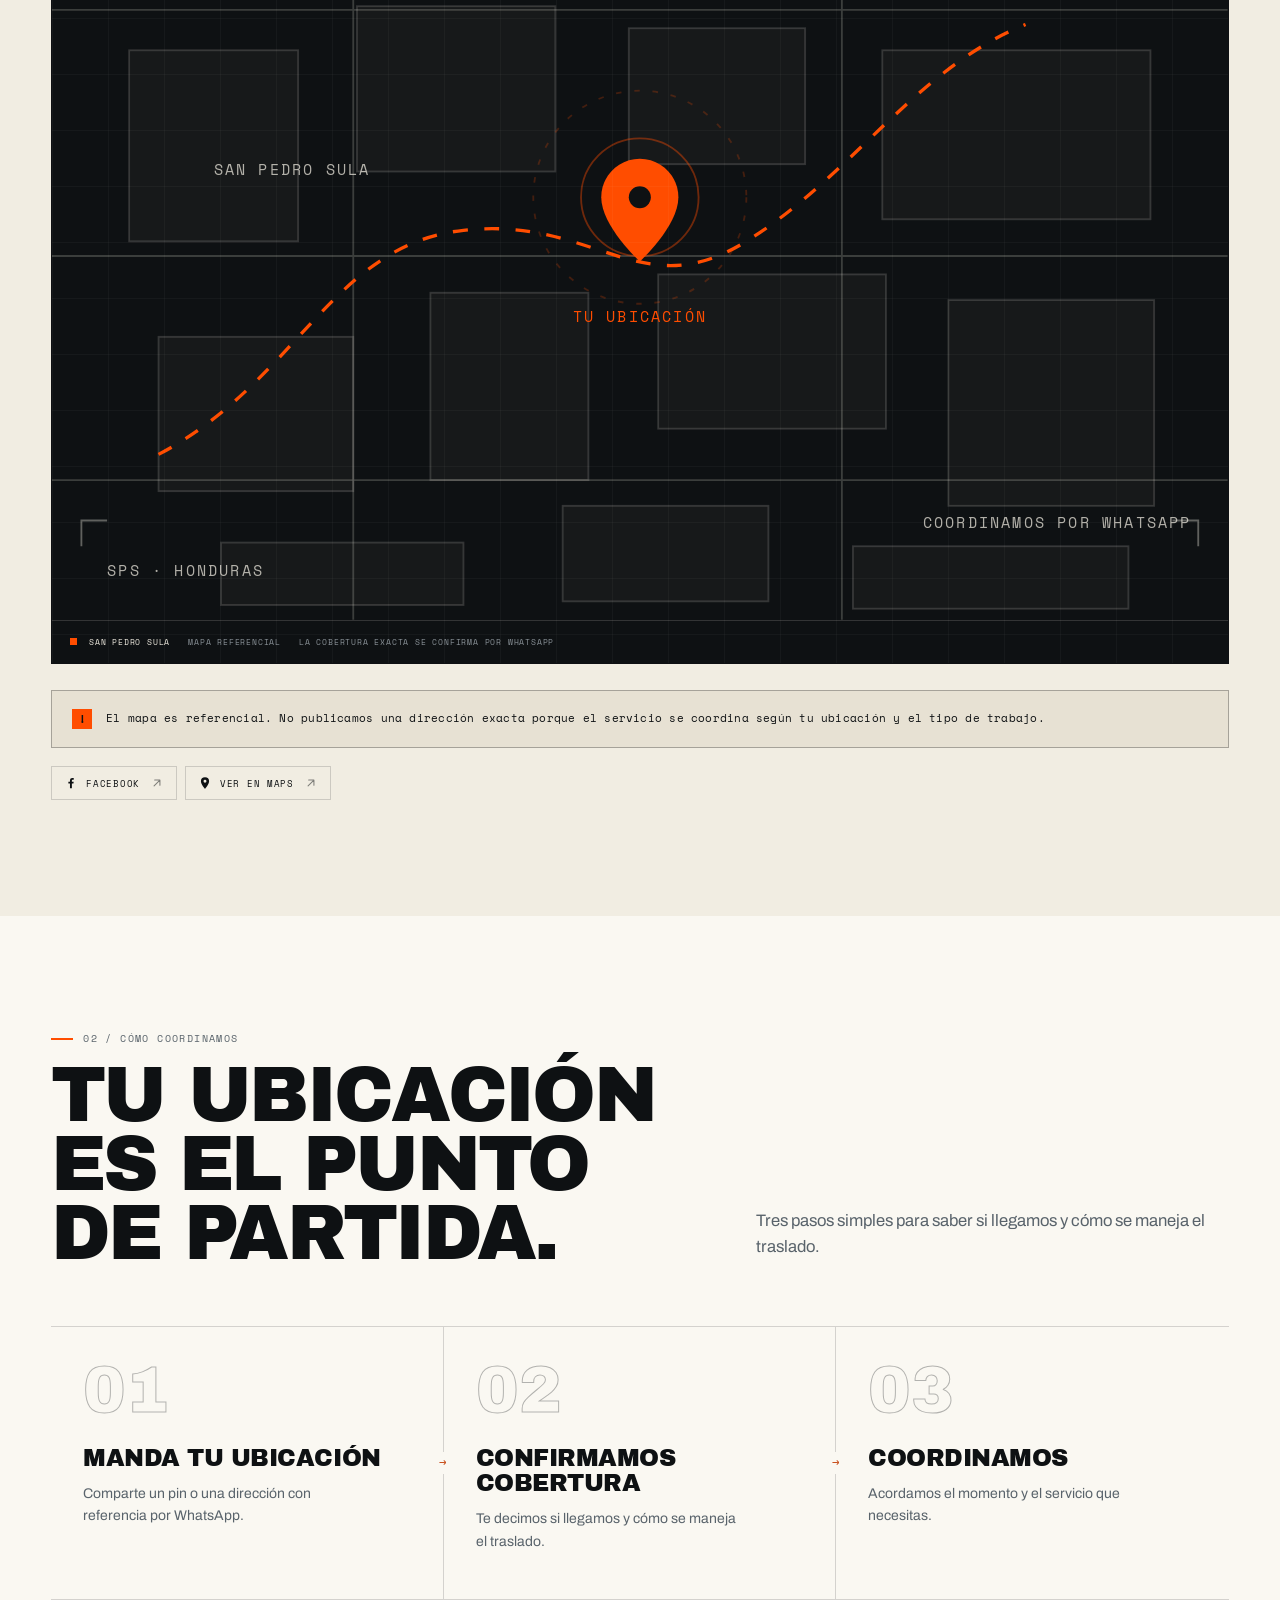
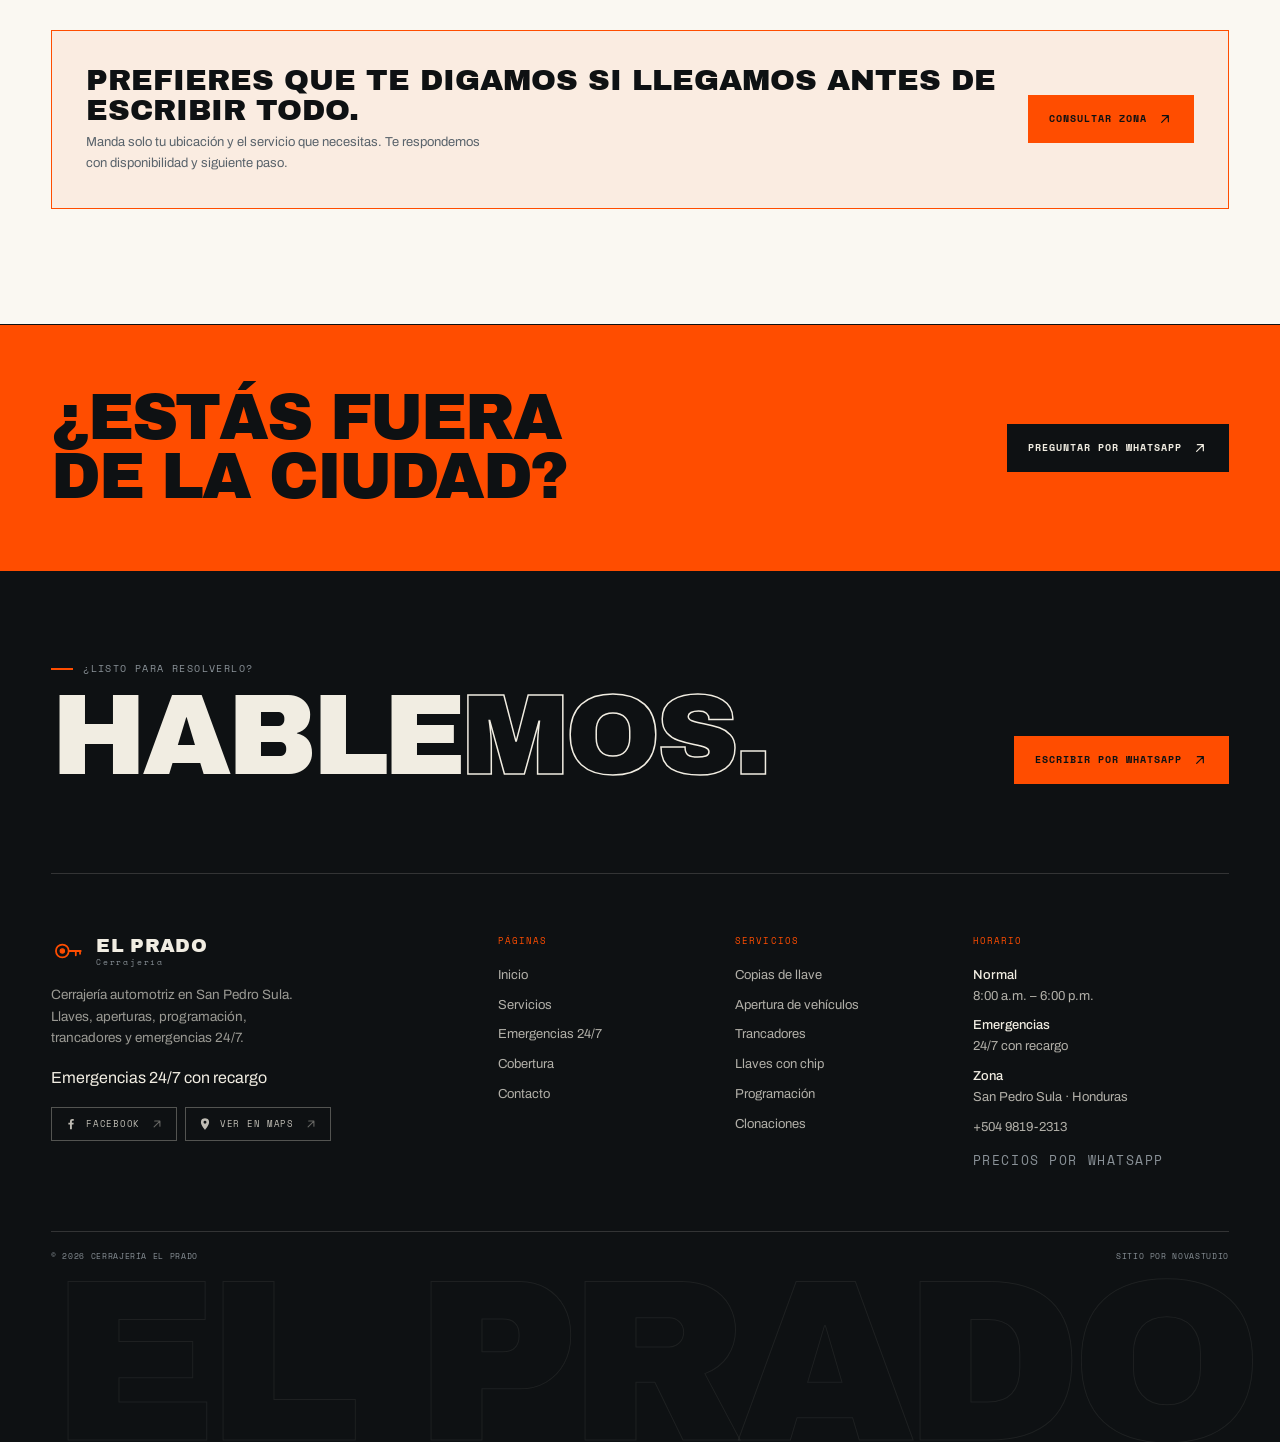
<file: cobertura.html>
<!doctype html>
<html lang="es">
<head>
  <meta charset="UTF-8">
  <meta name="viewport" content="width=device-width, initial-scale=1.0">
  <meta name="color-scheme" content="light">
  <meta name="theme-color" content="#0e1113">
  <title>Cobertura en San Pedro Sula y alrededores · Cerrajería El Prado</title>
  <meta name="description" content="Servicio de cerrajería dentro y fuera de San Pedro Sula. Coordinamos cobertura y traslado por WhatsApp según tu ubicación.">
  <meta property="og:type" content="website">
  <meta property="og:locale" content="es_HN">
  <meta property="og:title" content="Cobertura en San Pedro Sula y alrededores · Cerrajería El Prado">
  <meta property="og:description" content="Servicio de cerrajería dentro y fuera de San Pedro Sula. Coordinamos cobertura y traslado por WhatsApp según tu ubicación.">
  <link rel="icon" href="data:image/svg+xml,%3Csvg xmlns='http://www.w3.org/2000/svg' viewBox='0 0 64 64'%3E%3Crect width='64' height='64' fill='%230e1113'/%3E%3Cg fill='none' stroke='%23ff4d00' stroke-width='4' stroke-linecap='round'%3E%3Ccircle cx='22' cy='32' r='11'/%3E%3Cpath d='M33 32h21M44 32v8M52 32v5'/%3E%3C/g%3E%3Ccircle cx='22' cy='32' r='3.5' fill='%23ff4d00'/%3E%3C/svg%3E">
  <link rel="stylesheet" href="./assets/css/styles.css">
  <script src="./assets/js/main.js" defer></script>
  <noscript><style>.hero__line{clip-path:none;transform:none}[data-reveal]{opacity:1;transform:none}</style></noscript>
</head>
<body>
  <a class="skip-link" href="#contenido">Saltar al contenido</a>
  <div class="progress" data-progress aria-hidden="true"></div>
  
<svg class="svg-sprite" aria-hidden="true" focusable="false">
  <symbol id="i-logo" viewBox="0 0 48 48">
    <circle cx="16" cy="24" r="9" fill="none" stroke="currentColor" stroke-width="2.5"/>
    <circle cx="16" cy="24" r="3" fill="currentColor"/>
    <path d="M25 24h17M35 24v6M41 24v4" fill="none" stroke="currentColor" stroke-width="2.5" stroke-linecap="round"/>
  </symbol>
  <symbol id="i-whatsapp" viewBox="0 0 24 24">
    <path d="M17.472 14.382c-.297-.149-1.758-.867-2.03-.967-.273-.099-.471-.148-.67.15-.197.297-.767.966-.94 1.164-.173.199-.347.223-.644.075-.297-.15-1.255-.463-2.39-1.475-.883-.788-1.48-1.761-1.653-2.059-.173-.297-.018-.458.13-.606.134-.133.298-.347.446-.52.149-.174.198-.298.298-.497.099-.198.05-.371-.05-.52-.099-.148-.669-1.611-.916-2.206-.242-.579-.487-.5-.669-.51-.173-.008-.371-.01-.57-.01-.198 0-.52.074-.792.372-.272.297-1.04 1.016-1.04 2.479 0 1.462 1.065 2.875 1.213 3.074.149.198 2.096 3.2 5.077 4.487.709.306 1.262.489 1.694.625.712.227 1.36.195 1.871.118.571-.085 1.758-.719 2.006-1.413.248-.694.248-1.289.173-1.413-.074-.124-.272-.198-.57-.347M12.05 21.785h-.004a9.87 9.87 0 0 1-5.031-1.378l-.361-.214-3.741.982.998-3.648-.235-.374a9.86 9.86 0 0 1-1.51-5.26c.001-5.45 4.436-9.884 9.888-9.884 2.64 0 5.122 1.03 6.988 2.898a9.825 9.825 0 0 1 2.893 6.994c-.003 5.45-4.437 9.884-9.885 9.884m8.413-18.297A11.815 11.815 0 0 0 12.05 0C5.495 0 .16 5.335.157 11.892c0 2.096.547 4.142 1.588 5.945L.057 24l6.305-1.654a11.882 11.882 0 0 0 5.683 1.448h.005c6.554 0 11.89-5.335 11.893-11.893a11.821 11.821 0 0 0-3.48-8.413Z"/>
  </symbol>
  <symbol id="i-arrow" viewBox="0 0 24 24"><path d="M7 17 17 7M8 7h9v9"/></symbol>
  <symbol id="i-down" viewBox="0 0 24 24"><path d="M12 5v14M6 13l6 6 6-6"/></symbol>
  <symbol id="i-phone" viewBox="0 0 24 24"><path d="M22 16.92v3a2 2 0 0 1-2.18 2 19.79 19.79 0 0 1-8.63-3.07 19.5 19.5 0 0 1-6-6A19.79 19.79 0 0 1 2.12 4.18 2 2 0 0 1 4.11 2h3a2 2 0 0 1 2 1.72c.13.96.36 1.9.7 2.81a2 2 0 0 1-.45 2.11L8.09 9.91a16 16 0 0 0 6 6l1.27-1.27a2 2 0 0 1 2.11-.45c.91.34 1.85.57 2.81.7A2 2 0 0 1 22 16.92Z"/></symbol>
  <symbol id="i-key" viewBox="0 0 24 24"><path d="M21 2l-2 2m-7.61 7.61a5.5 5.5 0 1 1-7.78 7.78 5.5 5.5 0 0 1 7.78-7.78Zm0 0L15.5 7.5m0 0 3 3M15.5 7.5 14 6"/></symbol>
  <symbol id="i-car" viewBox="0 0 24 24"><path d="M5 17h14M4 17l1.6-5.5A2 2 0 0 1 7.5 10h9a2 2 0 0 1 1.9 1.5L20 17M6 17v2M18 17v2M7 14h.01M17 14h.01"/></symbol>
  <symbol id="i-chip" viewBox="0 0 24 24"><rect x="5" y="5" width="14" height="14" rx="2"/><rect x="9" y="9" width="6" height="6"/><path d="M8 2v3M12 2v3M16 2v3M8 19v3M12 19v3M16 19v3M2 8h3M2 12h3M2 16h3M19 8h3M19 12h3M19 16h3"/></symbol>
  <symbol id="i-wrench" viewBox="0 0 24 24"><path d="M14.7 6.3a1 1 0 0 0 0 1.4l1.6 1.6a1 1 0 0 0 1.4 0l3.77-3.77a6 6 0 0 1-7.94 7.94l-6.91 6.91a2.12 2.12 0 0 1-3-3l6.91-6.91a6 6 0 0 1 7.94-7.94l-3.76 3.76Z"/></symbol>
  <symbol id="i-copy" viewBox="0 0 24 24"><rect x="8" y="8" width="12" height="12" rx="1"/><path d="M5 16H4a1 1 0 0 1-1-1V4a1 1 0 0 1 1-1h11a1 1 0 0 1 1 1v1"/></symbol>
  <symbol id="i-clock" viewBox="0 0 24 24"><circle cx="12" cy="12" r="9"/><path d="M12 7v5l3 2"/></symbol>
  <symbol id="i-pin" viewBox="0 0 24 24"><path d="M20 10c0 6-8 12-8 12S4 16 4 10a8 8 0 1 1 16 0Z"/><circle cx="12" cy="10" r="3"/></symbol>
  <symbol id="i-menu" viewBox="0 0 24 24"><path d="M4 7h16M4 12h16M4 17h16"/></symbol>
  <symbol id="i-close" viewBox="0 0 24 24"><path d="M6 6l12 12M18 6 6 18"/></symbol>
  <symbol id="i-shield" viewBox="0 0 24 24"><path d="M12 22s8-4 8-10V5l-8-3-8 3v7c0 6 8 10 8 10Z"/></symbol>
  <symbol id="i-lock" viewBox="0 0 24 24"><rect x="4" y="11" width="16" height="10" rx="2"/><path d="M8 11V7a4 4 0 0 1 8 0v4"/></symbol>
  <symbol id="i-check" viewBox="0 0 24 24"><path d="M20 6 9 17l-5-5"/></symbol>
  <symbol id="i-plus" viewBox="0 0 24 24"><path d="M12 5v14M5 12h14"/></symbol>

  <symbol id="i-facebook" viewBox="0 0 24 24">
    <path d="M13.5 21v-8h2.7l.4-3.1h-3.1V7.9c0-.9.25-1.5 1.55-1.5h1.65V3.6c-.29-.04-1.27-.13-2.42-.13-2.4 0-4.04 1.47-4.04 4.16v2.27H7.5V13h2.74v8h3.26Z"/>
  </symbol>
  <symbol id="i-map-pin" viewBox="0 0 24 24">
    <path d="M12 2a7 7 0 0 0-7 7c0 5.25 7 13 7 13s7-7.75 7-13a7 7 0 0 0-7-7Zm0 9.5A2.5 2.5 0 1 1 12 6.5a2.5 2.5 0 0 1 0 5Z"/>
  </symbol>
</svg>

  
<header class="site-header" data-header>
  <div class="topbar">
    <div class="container topbar__inner">
      <span class="topbar__place">San Pedro Sula · Honduras</span>
      <a class="topbar__emergency" href="./emergencias.html"><span class="topbar__dot"></span> Emergencias 24/7</a>
            <div class="topbar__right">
        <nav class="topbar__social" aria-label="Redes y ubicación">
          <a href="https://www.facebook.com/p/cerrajeria-el-prado-100067910711453/" target="_blank" rel="noopener noreferrer" aria-label="Página de Facebook de Cerrajería El Prado"><svg class="icon icon--fill" aria-hidden="true"><use href="#i-facebook"></use></svg> Facebook</a>
          <a href="https://share.google/LXiDjFmackNgphoyg" target="_blank" rel="noopener noreferrer" aria-label="Cerrajería El Prado en Google Maps"><svg class="icon icon--fill" aria-hidden="true"><use href="#i-map-pin"></use></svg> Maps</a>
        </nav>
        <a class="topbar__phone" href="https://wa.me/50498192313?text=Hola%20Cerrajer%C3%ADa%20El%20Prado%2C%20quiero%20m%C3%A1s%20informaci%C3%B3n." target="_blank" rel="noopener noreferrer">+504 9819-2313</a>
      </div>
    </div>
  </div>
  <div class="header-main">
    <div class="container header-main__inner">
      <a class="brand" href="./index.html" aria-label="Cerrajería El Prado, ir al inicio">
        <svg class="icon brand__mark" aria-hidden="true"><use href="#i-logo"></use></svg>
        <span class="brand__text"><strong>EL PRADO</strong><small>Cerrajería</small></span>
      </a>
      <nav class="nav" aria-label="Navegación principal">
        <a href="./index.html">Inicio</a>
<a href="./servicios.html">Servicios</a>
<a href="./emergencias.html">Emergencias 24/7</a>
<a href="./cobertura.html" aria-current="page">Cobertura</a>
<a href="./contacto.html">Contacto</a>
      </nav>
      <div class="header-actions">
        <a class="btn btn--signal btn--small header-cta" href="https://wa.me/50498192313?text=Hola%20Cerrajer%C3%ADa%20El%20Prado%2C%20quiero%20m%C3%A1s%20informaci%C3%B3n." target="_blank" rel="noopener noreferrer">
          WhatsApp <svg class="icon " aria-hidden="true"><use href="#i-arrow"></use></svg>
        </a>
        <button class="menu-btn" type="button" data-menu-open aria-expanded="false" aria-controls="mobile-menu" aria-label="Abrir menú">
          <svg class="icon " aria-hidden="true"><use href="#i-menu"></use></svg>
        </button>
      </div>
    </div>
  </div>
</header>

<div class="mobile-menu" id="mobile-menu" hidden>
  <div class="mobile-menu__top">
    <span class="mobile-menu__brand">EL PRADO</span>
    <button class="mobile-menu__close" type="button" data-menu-close>
      Cerrar <svg class="icon " aria-hidden="true"><use href="#i-close"></use></svg>
    </button>
  </div>
  <nav class="mobile-menu__nav" aria-label="Navegación móvil">
    <a class="mobile-menu__link" href="./index.html"><span class="mobile-menu__index">01</span>Inicio</a>
<a class="mobile-menu__link" href="./servicios.html"><span class="mobile-menu__index">02</span>Servicios</a>
<a class="mobile-menu__link" href="./emergencias.html"><span class="mobile-menu__index">03</span>Emergencias 24/7</a>
<a class="mobile-menu__link" href="./cobertura.html" aria-current="page"><span class="mobile-menu__index">04</span>Cobertura</a>
<a class="mobile-menu__link" href="./contacto.html"><span class="mobile-menu__index">05</span>Contacto</a>
  </nav>
  <div class="mobile-menu__foot">
    <div class="mobile-menu__social" role="group" aria-label="Redes y ubicación">
      <a class="social-link" href="https://www.facebook.com/p/cerrajeria-el-prado-100067910711453/" target="_blank" rel="noopener noreferrer" aria-label="Página de Facebook de Cerrajería El Prado"><svg class="icon icon--fill" aria-hidden="true"><use href="#i-facebook"></use></svg> Facebook <svg class="icon social-link__arrow" aria-hidden="true"><use href="#i-arrow"></use></svg></a>
      <a class="social-link" href="https://share.google/LXiDjFmackNgphoyg" target="_blank" rel="noopener noreferrer" aria-label="Cerrajería El Prado en Google Maps"><svg class="icon icon--fill" aria-hidden="true"><use href="#i-map-pin"></use></svg> Ver en Maps <svg class="icon social-link__arrow" aria-hidden="true"><use href="#i-arrow"></use></svg></a>
    </div>
    <span>San Pedro Sula · Honduras</span>
    <a href="https://wa.me/50498192313?text=Hola%20Cerrajer%C3%ADa%20El%20Prado%2C%20quiero%20m%C3%A1s%20informaci%C3%B3n." target="_blank" rel="noopener noreferrer">+504 9819-2313</a>
    <span>Normal: 8:00 a.m. – 6:00 p.m.<br>Emergencias: 24/7 con recargo</span>
    <a class="btn btn--signal btn--small" href="https://wa.me/50498192313?text=Hola%20Cerrajer%C3%ADa%20El%20Prado%2C%20quiero%20m%C3%A1s%20informaci%C3%B3n." target="_blank" rel="noopener noreferrer">
      Escribir por WhatsApp <svg class="icon " aria-hidden="true"><use href="#i-arrow"></use></svg>
    </a>
  </div>
</div>

  <main id="contenido">

<section class="page-hero">
  <div class="page-hero__ghost" aria-hidden="true">COBERTURA</div>
  <div class="container page-hero__grid">
    <div>
      <div class="page-hero__crumb"><a href="./index.html">Inicio</a> / <span>Cobertura</span></div>
      <h1>LLEGAMOS<br><em>DONDE ESTÉS.</em></h1>
      <p class="page-hero__lede">Base en San Pedro Sula. Servicio dentro y fuera de la ciudad, coordinado por WhatsApp. La disponibilidad y el traslado se confirman por WhatsApp.</p>
      <div class="hero__actions">
        <a class="btn btn--signal" href="https://wa.me/50498192313?text=Hola%20Cerrajer%C3%ADa%20El%20Prado%2C%20quiero%20consultar%20cobertura.%20Estoy%20en%3A%20" target="_blank" rel="noopener noreferrer"><svg class="icon icon--fill " aria-hidden="true"><use href="#i-whatsapp"></use></svg> Consultar mi zona</a>
        <a class="btn btn--light" href="./servicios.html">Ver servicios <svg class="icon " aria-hidden="true"><use href="#i-arrow"></use></svg></a>
      </div>
    </div>
    <div class="page-hero__aside">
      <div><span>Base</span><strong>San Pedro Sula</strong></div>
      <div><span>Dentro</span><strong>SPS y alrededores</strong></div>
      <div><span>Fuera</span><strong>Sujeto a disponibilidad</strong></div>
    </div>
  </div>
</section>

<section class="section">
  <div class="container">
    <div class="section-head">
      <div>
        <p class="eyebrow">01 / Zonas</p>
        <h2 style="margin-top:14px">DENTRO Y FUERA<br>DE LA CIUDAD.</h2>
      </div>
      <div class="section-head__copy" data-reveal>
        <p>No importa si estás en una colonia de San Pedro Sula o fuera de la ciudad: la conversación empieza con tu ubicación.</p>
      </div>
    </div>

    <div class="zone-grid">
      <div class="zone-card" data-reveal>
        <span>01 / Dentro</span>
        <h3>San Pedro Sula</h3>
        <p>Coordinamos el servicio en tu ubicación dentro de la ciudad. Manda un pin o una dirección con referencia.</p>
      </div>
      <div class="zone-card" data-reveal style="--delay:80ms">
        <span>02 / Fuera</span>
        <h3>Fuera de la ciudad</h3>
        <p>Consulta disponibilidad y traslado antes de coordinar. El costo del servicio se confirma por WhatsApp.</p>
      </div>
    </div>

    <div class="map-large" style="margin-top:28px" data-reveal>
      
<svg viewBox="0 0 640 480" role="img" aria-label="Mapa referencial de cobertura en San Pedro Sula y alrededores">
  <g fill="rgba(241,237,226,.035)" stroke="rgba(241,237,226,.16)" stroke-width="1">
    <rect x="38" y="54" width="118" height="74"/>
    <rect x="190" y="42" width="82" height="58"/>
    <rect x="304" y="58" width="126" height="66"/>
    <rect x="472" y="40" width="128" height="96"/>
    <rect x="42" y="170" width="92" height="104"/>
    <rect x="166" y="146" width="108" height="90"/>
    <rect x="314" y="158" width="96" height="74"/>
    <rect x="452" y="170" width="146" height="92"/>
    <rect x="58" y="326" width="106" height="84"/>
    <rect x="206" y="302" width="86" height="102"/>
    <rect x="330" y="292" width="124" height="84"/>
    <rect x="488" y="306" width="112" height="112"/>
    <rect x="92" y="438" width="132" height="34"/>
    <rect x="278" y="418" width="112" height="52"/>
    <rect x="436" y="440" width="150" height="34"/>
  </g>
  <g stroke="rgba(241,237,226,.2)" stroke-width="1" fill="none">
    <path d="M0 148h640M0 282h640M0 404h640M164 0v480M430 0v480"/>
  </g>
  <path class="route" d="M58 390C134 350 152 276 224 268s96 42 154 6 92-94 152-118" fill="none" stroke="#ff4d00" stroke-width="1.8"/>
  <g transform="translate(320 250)">
    <circle r="58" fill="none" stroke="rgba(255,77,0,.22)" stroke-dasharray="3 7"/>
    <circle r="32" fill="none" stroke="rgba(255,77,0,.4)"/>
    <g class="map-panel__pin">
      <path d="M0-21c-11.6 0-21 9.4-21 21 0 15.8 21 35 21 35s21-19.2 21-35c0-11.6-9.4-21-21-21Z" fill="#ff4d00"/>
      <circle cy="0" r="6" fill="#0e1113"/>
    </g>
  </g>
  <g font-family="'Space Mono', monospace" font-size="8" letter-spacing="1.2" fill="rgba(241,237,226,.72)">
    <text x="30" y="32">MAPA REFERENCIAL</text>
    <text x="30" y="456">SPS · HONDURAS</text>
    <text x="610" y="32" text-anchor="end">N ↑</text>
    <text x="320" y="318" text-anchor="middle" fill="#ff4d00">TU UBICACIÓN</text>
    <text x="474" y="132">FUERA DE LA CIUDAD</text>
    <text x="88" y="238">SAN PEDRO SULA</text>
    <text x="474" y="430">COORDINAMOS POR WHATSAPP</text>
  </g>
  <g stroke="rgba(241,237,226,.36)" fill="none">
    <path d="M30 54h-14v-14M610 54h14v-14M30 426h-14v14M610 426h14v14"/>
  </g>
</svg>

      <div class="map-large__legend"><span><i></i> <b>San Pedro Sula</b></span><span>Mapa referencial</span><span>La cobertura exacta se confirma por WhatsApp</span></div>
    </div>

    <div class="note-box">El mapa es referencial. No publicamos una dirección exacta porque el servicio se coordina según tu ubicación y el tipo de trabajo.</div>
    <div class="social-links social-links--section" role="group" aria-label="Redes y ubicación">
      <a class="social-link" href="https://www.facebook.com/p/cerrajeria-el-prado-100067910711453/" target="_blank" rel="noopener noreferrer" aria-label="Página de Facebook de Cerrajería El Prado"><svg class="icon icon--fill" aria-hidden="true"><use href="#i-facebook"></use></svg> Facebook <svg class="icon social-link__arrow" aria-hidden="true"><use href="#i-arrow"></use></svg></a>
      <a class="social-link" href="https://share.google/LXiDjFmackNgphoyg" target="_blank" rel="noopener noreferrer" aria-label="Cerrajería El Prado en Google Maps"><svg class="icon icon--fill" aria-hidden="true"><use href="#i-map-pin"></use></svg> Ver en Maps <svg class="icon social-link__arrow" aria-hidden="true"><use href="#i-arrow"></use></svg></a>
    </div>
  </div>
</section>

<section class="section section--paper">
  <div class="container">
    <div class="section-head">
      <div>
        <p class="eyebrow">02 / Cómo coordinamos</p>
        <h2 style="margin-top:14px">TU UBICACIÓN<br>ES EL PUNTO DE PARTIDA.</h2>
      </div>
      <div class="section-head__copy" data-reveal>
        <p>Tres pasos simples para saber si llegamos y cómo se maneja el traslado.</p>
      </div>
    </div>

    <div class="process"><div class="process__step"><span class="process__num">01</span><h3>Manda tu ubicación</h3><p>Comparte un pin o una dirección con referencia por WhatsApp.</p></div><div class="process__step"><span class="process__num">02</span><h3>Confirmamos cobertura</h3><p>Te decimos si llegamos y cómo se maneja el traslado.</p></div><div class="process__step"><span class="process__num">03</span><h3>Coordinamos</h3><p>Acordamos el momento y el servicio que necesitas.</p></div></div>

    <div class="callout" style="margin-top:30px">
      <div>
        <h3>Prefieres que te digamos si llegamos antes de escribir todo.</h3>
        <p>Manda solo tu ubicación y el servicio que necesitas. Te respondemos con disponibilidad y siguiente paso.</p>
      </div>
      <a class="btn btn--signal" href="https://wa.me/50498192313?text=Hola%20Cerrajer%C3%ADa%20El%20Prado%2C%20quiero%20consultar%20cobertura.%20Estoy%20en%3A%20" target="_blank" rel="noopener noreferrer">Consultar zona <svg class="icon " aria-hidden="true"><use href="#i-arrow"></use></svg></a>
    </div>
  </div>
</section>

<section class="cta-strip">
  <div class="container cta-strip__inner">
    <h2>¿ESTÁS FUERA<br>DE LA CIUDAD?</h2>
    <a class="btn" href="https://wa.me/50498192313?text=Hola%20Cerrajer%C3%ADa%20El%20Prado%2C%20estoy%20fuera%20de%20la%20ciudad%20y%20quiero%20consultar%20cobertura." target="_blank" rel="noopener noreferrer">Preguntar por WhatsApp <svg class="icon " aria-hidden="true"><use href="#i-arrow"></use></svg></a>
  </div>
</section>

  </main>
  
<footer class="site-footer">
  <div class="container">
    <div class="footer-cta">
      <div>
        <p class="eyebrow eyebrow--light">¿Listo para resolverlo?</p>
        <h2>HABLE<em>MOS.</em></h2>
      </div>
      <a class="btn btn--signal" href="https://wa.me/50498192313?text=Hola%20Cerrajer%C3%ADa%20El%20Prado%2C%20quiero%20m%C3%A1s%20informaci%C3%B3n." target="_blank" rel="noopener noreferrer">
        Escribir por WhatsApp <svg class="icon " aria-hidden="true"><use href="#i-arrow"></use></svg>
      </a>
    </div>

    <div class="footer-grid">
      <div class="footer-brand">
        <a class="brand" href="./index.html" aria-label="Cerrajería El Prado, ir al inicio">
          <svg class="icon brand__mark" aria-hidden="true"><use href="#i-logo"></use></svg>
          <span class="brand__text"><strong>EL PRADO</strong><small>Cerrajería</small></span>
        </a>
        <p>Cerrajería automotriz en San Pedro Sula. Llaves, aperturas, programación, trancadores y emergencias 24/7.</p>
        <a class="footer-emergency" href="./emergencias.html">Emergencias 24/7 con recargo</a>
        <div class="social-links" role="group" aria-label="Redes y ubicación">
          <a class="social-link" href="https://www.facebook.com/p/cerrajeria-el-prado-100067910711453/" target="_blank" rel="noopener noreferrer" aria-label="Página de Facebook de Cerrajería El Prado"><svg class="icon icon--fill" aria-hidden="true"><use href="#i-facebook"></use></svg> Facebook <svg class="icon social-link__arrow" aria-hidden="true"><use href="#i-arrow"></use></svg></a>
          <a class="social-link" href="https://share.google/LXiDjFmackNgphoyg" target="_blank" rel="noopener noreferrer" aria-label="Cerrajería El Prado en Google Maps"><svg class="icon icon--fill" aria-hidden="true"><use href="#i-map-pin"></use></svg> Ver en Maps <svg class="icon social-link__arrow" aria-hidden="true"><use href="#i-arrow"></use></svg></a>
        </div>
      </div>

      <div class="footer-col">
        <h3>Páginas</h3>
        <a href="./index.html">Inicio</a>
        <a href="./servicios.html">Servicios</a>
        <a href="./emergencias.html">Emergencias 24/7</a>
        <a href="./cobertura.html">Cobertura</a>
        <a href="./contacto.html">Contacto</a>
      </div>

      <div class="footer-col">
        <h3>Servicios</h3>
        <a href="./servicios.html#copias">Copias de llave</a>
        <a href="./servicios.html#aperturas">Apertura de vehículos</a>
        <a href="./servicios.html#trancadores">Trancadores</a>
        <a href="./servicios.html#chip">Llaves con chip</a>
        <a href="./servicios.html#programacion">Programación</a>
        <a href="./servicios.html#clonaciones">Clonaciones</a>
      </div>

      <div class="footer-col">
        <h3>Horario</h3>
        <p><strong>Normal</strong><br>8:00 a.m. – 6:00 p.m.</p>
        <p><strong>Emergencias</strong><br>24/7 con recargo</p>
        <p><strong>Zona</strong><br>San Pedro Sula · Honduras</p>
        <a href="https://wa.me/50498192313?text=Hola%20Cerrajer%C3%ADa%20El%20Prado%2C%20quiero%20m%C3%A1s%20informaci%C3%B3n." target="_blank" rel="noopener noreferrer">+504 9819-2313</a>
        <p class="mono" style="color:#8a9298;margin-top:4px">Precios por WhatsApp</p>
      </div>
    </div>

    <div class="footer-bottom">
      <span>© <span data-year>2026</span> Cerrajería El Prado</span>
      <span>Sitio por NovaStudio</span>
    </div>

    <div class="footer-ghost" aria-hidden="true">EL PRADO</div>
  </div>
</footer>

<a class="fab" href="https://wa.me/50498192313?text=Hola%20Cerrajer%C3%ADa%20El%20Prado%2C%20quiero%20m%C3%A1s%20informaci%C3%B3n." target="_blank" rel="noopener noreferrer" aria-label="Escribir por WhatsApp">
  <svg class="icon icon--fill " aria-hidden="true"><use href="#i-whatsapp"></use></svg>
</a>

</body>
</html>
</file>
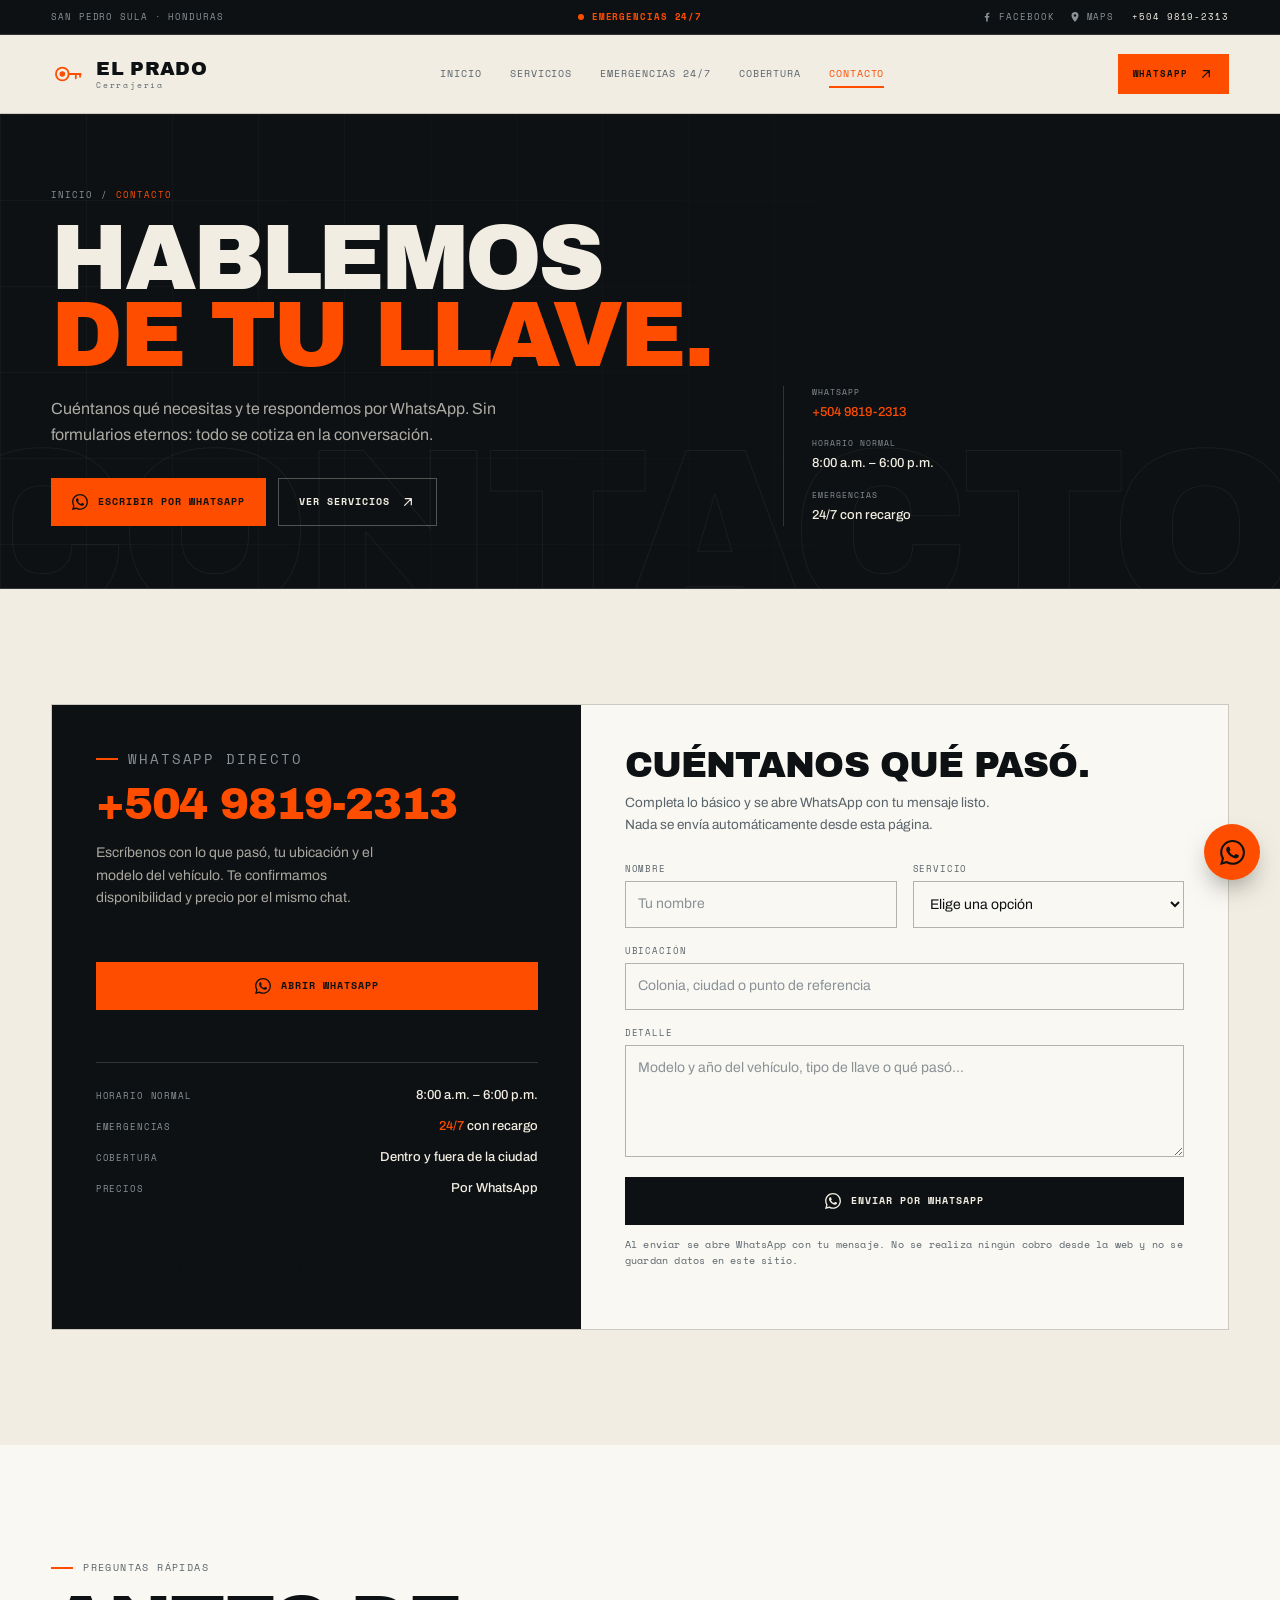
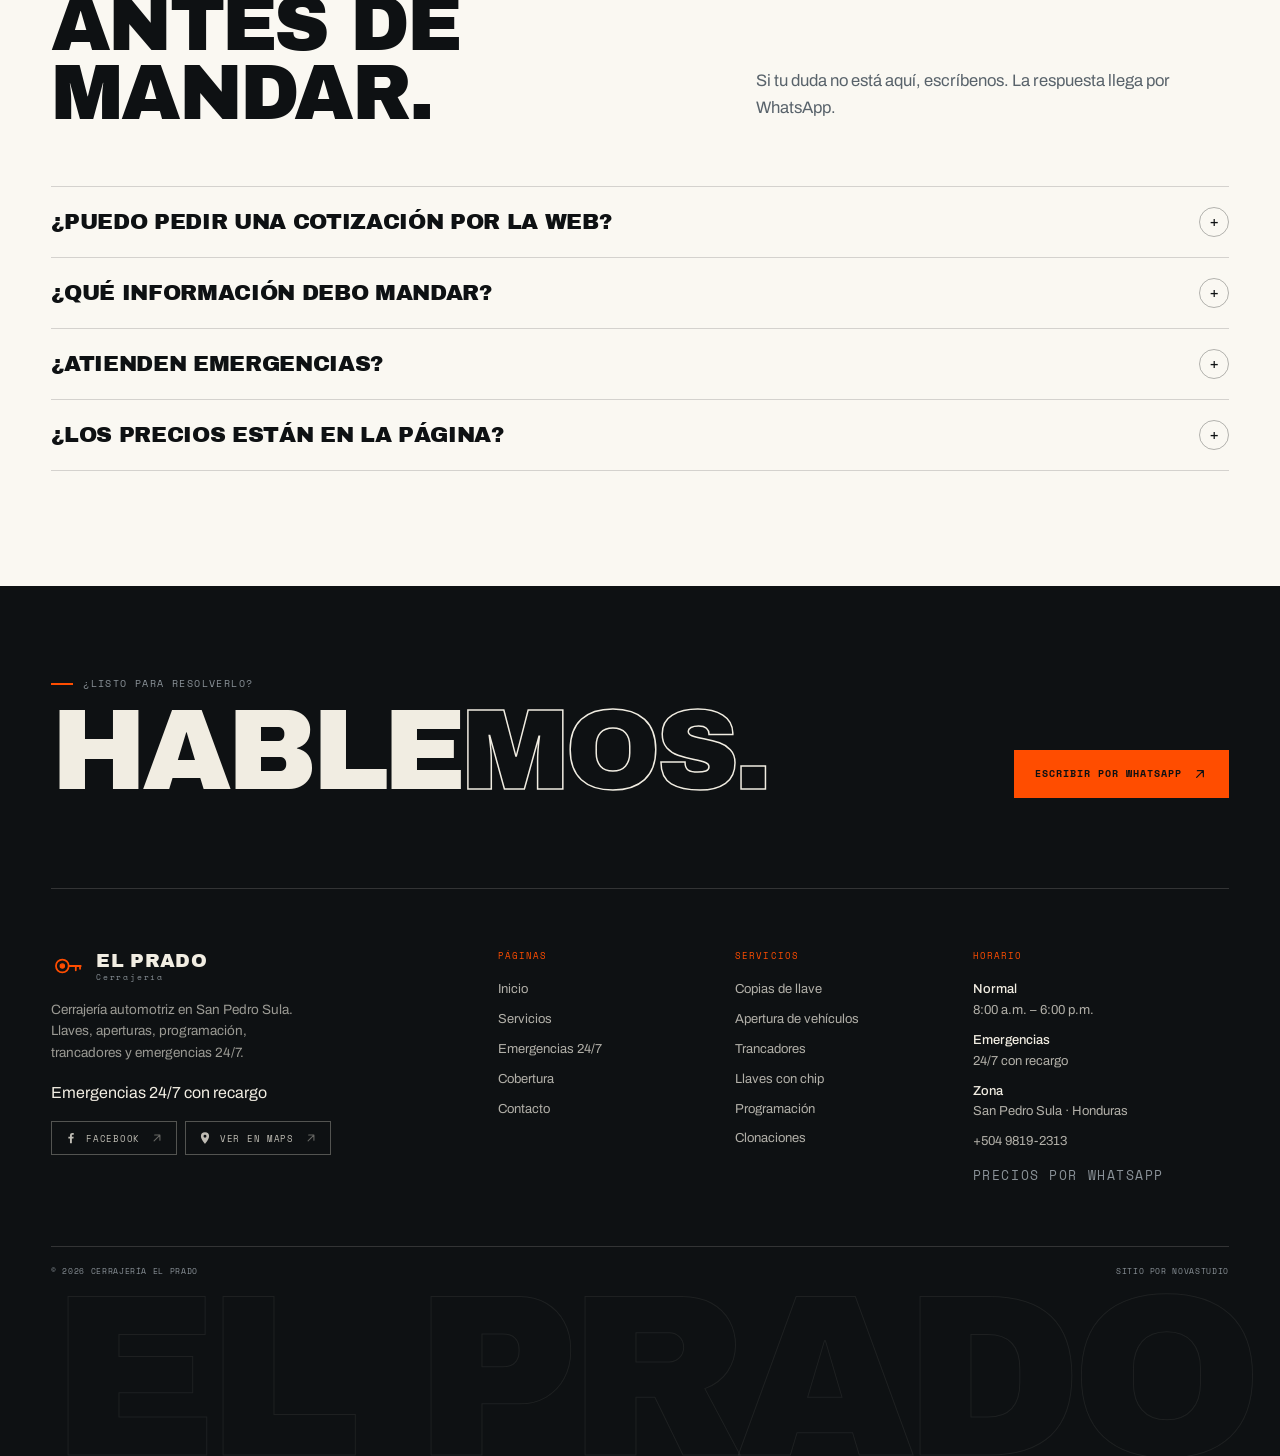
<file: contacto.html>
<!doctype html>
<html lang="es">
<head>
  <meta charset="UTF-8">
  <meta name="viewport" content="width=device-width, initial-scale=1.0">
  <meta name="color-scheme" content="light">
  <meta name="theme-color" content="#0e1113">
  <title>Contacto y WhatsApp · Cerrajería El Prado</title>
  <meta name="description" content="Escríbenos por WhatsApp al +504 9819-2313. Horario normal de 8:00 a.m. a 6:00 p.m. y emergencias 24/7 con recargo en San Pedro Sula.">
  <meta property="og:type" content="website">
  <meta property="og:locale" content="es_HN">
  <meta property="og:title" content="Contacto y WhatsApp · Cerrajería El Prado">
  <meta property="og:description" content="Escríbenos por WhatsApp al +504 9819-2313. Horario normal de 8:00 a.m. a 6:00 p.m. y emergencias 24/7 con recargo en San Pedro Sula.">
  <link rel="icon" href="data:image/svg+xml,%3Csvg xmlns='http://www.w3.org/2000/svg' viewBox='0 0 64 64'%3E%3Crect width='64' height='64' fill='%230e1113'/%3E%3Cg fill='none' stroke='%23ff4d00' stroke-width='4' stroke-linecap='round'%3E%3Ccircle cx='22' cy='32' r='11'/%3E%3Cpath d='M33 32h21M44 32v8M52 32v5'/%3E%3C/g%3E%3Ccircle cx='22' cy='32' r='3.5' fill='%23ff4d00'/%3E%3C/svg%3E">
  <link rel="stylesheet" href="./assets/css/styles.css">
  <script src="./assets/js/main.js" defer></script>
  <noscript><style>.hero__line{clip-path:none;transform:none}[data-reveal]{opacity:1;transform:none}</style></noscript>
</head>
<body>
  <a class="skip-link" href="#contenido">Saltar al contenido</a>
  <div class="progress" data-progress aria-hidden="true"></div>
  
<svg class="svg-sprite" aria-hidden="true" focusable="false">
  <symbol id="i-logo" viewBox="0 0 48 48">
    <circle cx="16" cy="24" r="9" fill="none" stroke="currentColor" stroke-width="2.5"/>
    <circle cx="16" cy="24" r="3" fill="currentColor"/>
    <path d="M25 24h17M35 24v6M41 24v4" fill="none" stroke="currentColor" stroke-width="2.5" stroke-linecap="round"/>
  </symbol>
  <symbol id="i-whatsapp" viewBox="0 0 24 24">
    <path d="M17.472 14.382c-.297-.149-1.758-.867-2.03-.967-.273-.099-.471-.148-.67.15-.197.297-.767.966-.94 1.164-.173.199-.347.223-.644.075-.297-.15-1.255-.463-2.39-1.475-.883-.788-1.48-1.761-1.653-2.059-.173-.297-.018-.458.13-.606.134-.133.298-.347.446-.52.149-.174.198-.298.298-.497.099-.198.05-.371-.05-.52-.099-.148-.669-1.611-.916-2.206-.242-.579-.487-.5-.669-.51-.173-.008-.371-.01-.57-.01-.198 0-.52.074-.792.372-.272.297-1.04 1.016-1.04 2.479 0 1.462 1.065 2.875 1.213 3.074.149.198 2.096 3.2 5.077 4.487.709.306 1.262.489 1.694.625.712.227 1.36.195 1.871.118.571-.085 1.758-.719 2.006-1.413.248-.694.248-1.289.173-1.413-.074-.124-.272-.198-.57-.347M12.05 21.785h-.004a9.87 9.87 0 0 1-5.031-1.378l-.361-.214-3.741.982.998-3.648-.235-.374a9.86 9.86 0 0 1-1.51-5.26c.001-5.45 4.436-9.884 9.888-9.884 2.64 0 5.122 1.03 6.988 2.898a9.825 9.825 0 0 1 2.893 6.994c-.003 5.45-4.437 9.884-9.885 9.884m8.413-18.297A11.815 11.815 0 0 0 12.05 0C5.495 0 .16 5.335.157 11.892c0 2.096.547 4.142 1.588 5.945L.057 24l6.305-1.654a11.882 11.882 0 0 0 5.683 1.448h.005c6.554 0 11.89-5.335 11.893-11.893a11.821 11.821 0 0 0-3.48-8.413Z"/>
  </symbol>
  <symbol id="i-arrow" viewBox="0 0 24 24"><path d="M7 17 17 7M8 7h9v9"/></symbol>
  <symbol id="i-down" viewBox="0 0 24 24"><path d="M12 5v14M6 13l6 6 6-6"/></symbol>
  <symbol id="i-phone" viewBox="0 0 24 24"><path d="M22 16.92v3a2 2 0 0 1-2.18 2 19.79 19.79 0 0 1-8.63-3.07 19.5 19.5 0 0 1-6-6A19.79 19.79 0 0 1 2.12 4.18 2 2 0 0 1 4.11 2h3a2 2 0 0 1 2 1.72c.13.96.36 1.9.7 2.81a2 2 0 0 1-.45 2.11L8.09 9.91a16 16 0 0 0 6 6l1.27-1.27a2 2 0 0 1 2.11-.45c.91.34 1.85.57 2.81.7A2 2 0 0 1 22 16.92Z"/></symbol>
  <symbol id="i-key" viewBox="0 0 24 24"><path d="M21 2l-2 2m-7.61 7.61a5.5 5.5 0 1 1-7.78 7.78 5.5 5.5 0 0 1 7.78-7.78Zm0 0L15.5 7.5m0 0 3 3M15.5 7.5 14 6"/></symbol>
  <symbol id="i-car" viewBox="0 0 24 24"><path d="M5 17h14M4 17l1.6-5.5A2 2 0 0 1 7.5 10h9a2 2 0 0 1 1.9 1.5L20 17M6 17v2M18 17v2M7 14h.01M17 14h.01"/></symbol>
  <symbol id="i-chip" viewBox="0 0 24 24"><rect x="5" y="5" width="14" height="14" rx="2"/><rect x="9" y="9" width="6" height="6"/><path d="M8 2v3M12 2v3M16 2v3M8 19v3M12 19v3M16 19v3M2 8h3M2 12h3M2 16h3M19 8h3M19 12h3M19 16h3"/></symbol>
  <symbol id="i-wrench" viewBox="0 0 24 24"><path d="M14.7 6.3a1 1 0 0 0 0 1.4l1.6 1.6a1 1 0 0 0 1.4 0l3.77-3.77a6 6 0 0 1-7.94 7.94l-6.91 6.91a2.12 2.12 0 0 1-3-3l6.91-6.91a6 6 0 0 1 7.94-7.94l-3.76 3.76Z"/></symbol>
  <symbol id="i-copy" viewBox="0 0 24 24"><rect x="8" y="8" width="12" height="12" rx="1"/><path d="M5 16H4a1 1 0 0 1-1-1V4a1 1 0 0 1 1-1h11a1 1 0 0 1 1 1v1"/></symbol>
  <symbol id="i-clock" viewBox="0 0 24 24"><circle cx="12" cy="12" r="9"/><path d="M12 7v5l3 2"/></symbol>
  <symbol id="i-pin" viewBox="0 0 24 24"><path d="M20 10c0 6-8 12-8 12S4 16 4 10a8 8 0 1 1 16 0Z"/><circle cx="12" cy="10" r="3"/></symbol>
  <symbol id="i-menu" viewBox="0 0 24 24"><path d="M4 7h16M4 12h16M4 17h16"/></symbol>
  <symbol id="i-close" viewBox="0 0 24 24"><path d="M6 6l12 12M18 6 6 18"/></symbol>
  <symbol id="i-shield" viewBox="0 0 24 24"><path d="M12 22s8-4 8-10V5l-8-3-8 3v7c0 6 8 10 8 10Z"/></symbol>
  <symbol id="i-lock" viewBox="0 0 24 24"><rect x="4" y="11" width="16" height="10" rx="2"/><path d="M8 11V7a4 4 0 0 1 8 0v4"/></symbol>
  <symbol id="i-check" viewBox="0 0 24 24"><path d="M20 6 9 17l-5-5"/></symbol>
  <symbol id="i-plus" viewBox="0 0 24 24"><path d="M12 5v14M5 12h14"/></symbol>

  <symbol id="i-facebook" viewBox="0 0 24 24">
    <path d="M13.5 21v-8h2.7l.4-3.1h-3.1V7.9c0-.9.25-1.5 1.55-1.5h1.65V3.6c-.29-.04-1.27-.13-2.42-.13-2.4 0-4.04 1.47-4.04 4.16v2.27H7.5V13h2.74v8h3.26Z"/>
  </symbol>
  <symbol id="i-map-pin" viewBox="0 0 24 24">
    <path d="M12 2a7 7 0 0 0-7 7c0 5.25 7 13 7 13s7-7.75 7-13a7 7 0 0 0-7-7Zm0 9.5A2.5 2.5 0 1 1 12 6.5a2.5 2.5 0 0 1 0 5Z"/>
  </symbol>
</svg>

  
<header class="site-header" data-header>
  <div class="topbar">
    <div class="container topbar__inner">
      <span class="topbar__place">San Pedro Sula · Honduras</span>
      <a class="topbar__emergency" href="./emergencias.html"><span class="topbar__dot"></span> Emergencias 24/7</a>
            <div class="topbar__right">
        <nav class="topbar__social" aria-label="Redes y ubicación">
          <a href="https://www.facebook.com/p/cerrajeria-el-prado-100067910711453/" target="_blank" rel="noopener noreferrer" aria-label="Página de Facebook de Cerrajería El Prado"><svg class="icon icon--fill" aria-hidden="true"><use href="#i-facebook"></use></svg> Facebook</a>
          <a href="https://share.google/LXiDjFmackNgphoyg" target="_blank" rel="noopener noreferrer" aria-label="Cerrajería El Prado en Google Maps"><svg class="icon icon--fill" aria-hidden="true"><use href="#i-map-pin"></use></svg> Maps</a>
        </nav>
        <a class="topbar__phone" href="https://wa.me/50498192313?text=Hola%20Cerrajer%C3%ADa%20El%20Prado%2C%20quiero%20m%C3%A1s%20informaci%C3%B3n." target="_blank" rel="noopener noreferrer">+504 9819-2313</a>
      </div>
    </div>
  </div>
  <div class="header-main">
    <div class="container header-main__inner">
      <a class="brand" href="./index.html" aria-label="Cerrajería El Prado, ir al inicio">
        <svg class="icon brand__mark" aria-hidden="true"><use href="#i-logo"></use></svg>
        <span class="brand__text"><strong>EL PRADO</strong><small>Cerrajería</small></span>
      </a>
      <nav class="nav" aria-label="Navegación principal">
        <a href="./index.html">Inicio</a>
<a href="./servicios.html">Servicios</a>
<a href="./emergencias.html">Emergencias 24/7</a>
<a href="./cobertura.html">Cobertura</a>
<a href="./contacto.html" aria-current="page">Contacto</a>
      </nav>
      <div class="header-actions">
        <a class="btn btn--signal btn--small header-cta" href="https://wa.me/50498192313?text=Hola%20Cerrajer%C3%ADa%20El%20Prado%2C%20quiero%20m%C3%A1s%20informaci%C3%B3n." target="_blank" rel="noopener noreferrer">
          WhatsApp <svg class="icon " aria-hidden="true"><use href="#i-arrow"></use></svg>
        </a>
        <button class="menu-btn" type="button" data-menu-open aria-expanded="false" aria-controls="mobile-menu" aria-label="Abrir menú">
          <svg class="icon " aria-hidden="true"><use href="#i-menu"></use></svg>
        </button>
      </div>
    </div>
  </div>
</header>

<div class="mobile-menu" id="mobile-menu" hidden>
  <div class="mobile-menu__top">
    <span class="mobile-menu__brand">EL PRADO</span>
    <button class="mobile-menu__close" type="button" data-menu-close>
      Cerrar <svg class="icon " aria-hidden="true"><use href="#i-close"></use></svg>
    </button>
  </div>
  <nav class="mobile-menu__nav" aria-label="Navegación móvil">
    <a class="mobile-menu__link" href="./index.html"><span class="mobile-menu__index">01</span>Inicio</a>
<a class="mobile-menu__link" href="./servicios.html"><span class="mobile-menu__index">02</span>Servicios</a>
<a class="mobile-menu__link" href="./emergencias.html"><span class="mobile-menu__index">03</span>Emergencias 24/7</a>
<a class="mobile-menu__link" href="./cobertura.html"><span class="mobile-menu__index">04</span>Cobertura</a>
<a class="mobile-menu__link" href="./contacto.html" aria-current="page"><span class="mobile-menu__index">05</span>Contacto</a>
  </nav>
  <div class="mobile-menu__foot">
    <div class="mobile-menu__social" role="group" aria-label="Redes y ubicación">
      <a class="social-link" href="https://www.facebook.com/p/cerrajeria-el-prado-100067910711453/" target="_blank" rel="noopener noreferrer" aria-label="Página de Facebook de Cerrajería El Prado"><svg class="icon icon--fill" aria-hidden="true"><use href="#i-facebook"></use></svg> Facebook <svg class="icon social-link__arrow" aria-hidden="true"><use href="#i-arrow"></use></svg></a>
      <a class="social-link" href="https://share.google/LXiDjFmackNgphoyg" target="_blank" rel="noopener noreferrer" aria-label="Cerrajería El Prado en Google Maps"><svg class="icon icon--fill" aria-hidden="true"><use href="#i-map-pin"></use></svg> Ver en Maps <svg class="icon social-link__arrow" aria-hidden="true"><use href="#i-arrow"></use></svg></a>
    </div>
    <span>San Pedro Sula · Honduras</span>
    <a href="https://wa.me/50498192313?text=Hola%20Cerrajer%C3%ADa%20El%20Prado%2C%20quiero%20m%C3%A1s%20informaci%C3%B3n." target="_blank" rel="noopener noreferrer">+504 9819-2313</a>
    <span>Normal: 8:00 a.m. – 6:00 p.m.<br>Emergencias: 24/7 con recargo</span>
    <a class="btn btn--signal btn--small" href="https://wa.me/50498192313?text=Hola%20Cerrajer%C3%ADa%20El%20Prado%2C%20quiero%20m%C3%A1s%20informaci%C3%B3n." target="_blank" rel="noopener noreferrer">
      Escribir por WhatsApp <svg class="icon " aria-hidden="true"><use href="#i-arrow"></use></svg>
    </a>
  </div>
</div>

  <main id="contenido">

<section class="page-hero">
  <div class="page-hero__ghost" aria-hidden="true">CONTACTO</div>
  <div class="container page-hero__grid">
    <div>
      <div class="page-hero__crumb"><a href="./index.html">Inicio</a> / <span>Contacto</span></div>
      <h1>HABLEMOS<br><em>DE TU LLAVE.</em></h1>
      <p class="page-hero__lede">Cuéntanos qué necesitas y te respondemos por WhatsApp. Sin formularios eternos: todo se cotiza en la conversación.</p>
      <div class="hero__actions">
        <a class="btn btn--signal" href="https://wa.me/50498192313?text=Hola%20Cerrajer%C3%ADa%20El%20Prado%2C%20quiero%20m%C3%A1s%20informaci%C3%B3n." target="_blank" rel="noopener noreferrer"><svg class="icon icon--fill" aria-hidden="true"><use href="#i-whatsapp"></use></svg> Escribir por WhatsApp</a>
        <a class="btn btn--light" href="./servicios.html">Ver servicios <svg class="icon" aria-hidden="true"><use href="#i-arrow"></use></svg></a>
      </div>
    </div>
    <div class="page-hero__aside">
      <div><span>WhatsApp</span><strong><a href="https://wa.me/50498192313?text=Hola%20Cerrajer%C3%ADa%20El%20Prado%2C%20quiero%20m%C3%A1s%20informaci%C3%B3n." target="_blank" rel="noopener noreferrer">+504 9819-2313</a></strong></div>
      <div><span>Horario normal</span><strong>8:00 a.m. – 6:00 p.m.</strong></div>
      <div><span>Emergencias</span><strong>24/7 con recargo</strong></div>
    </div>
  </div>
</section>

<section class="section">
  <div class="container">
    <div class="contact-grid">
      <div class="contact-panel" data-reveal>
        <div>
          <p class="eyebrow eyebrow--light">WhatsApp directo</p>
          <a class="contact-panel__phone" href="https://wa.me/50498192313?text=Hola%20Cerrajer%C3%ADa%20El%20Prado%2C%20quiero%20m%C3%A1s%20informaci%C3%B3n." target="_blank" rel="noopener noreferrer">+504 9819-2313</a>
          <p style="margin-top:16px">Escríbenos con lo que pasó, tu ubicación y el modelo del vehículo. Te confirmamos disponibilidad y precio por el mismo chat.</p>
        </div>
        <a class="btn btn--signal" href="https://wa.me/50498192313?text=Hola%20Cerrajer%C3%ADa%20El%20Prado%2C%20quiero%20m%C3%A1s%20informaci%C3%B3n." target="_blank" rel="noopener noreferrer"><svg class="icon icon--fill " aria-hidden="true"><use href="#i-whatsapp"></use></svg> Abrir WhatsApp</a>
        <div class="contact-panel__hours">
          <div class="contact-hours"><span>Horario normal</span><strong>8:00 a.m. – 6:00 p.m.</strong></div>
          <div class="contact-hours"><span>Emergencias</span><strong><em>24/7</em> con recargo</strong></div>
          <div class="contact-hours"><span>Cobertura</span><strong>Dentro y fuera de la ciudad</strong></div>
          <div class="contact-hours"><span>Precios</span><strong>Por WhatsApp</strong></div>
        </div>
        <div class="social-links" role="group" aria-label="Redes y ubicación">
          <a class="social-link" href="https://www.facebook.com/p/cerrajeria-el-prado-100067910711453/" target="_blank" rel="noopener noreferrer" aria-label="Página de Facebook de Cerrajería El Prado"><svg class="icon icon--fill" aria-hidden="true"><use href="#i-facebook"></use></svg> Facebook <svg class="icon social-link__arrow" aria-hidden="true"><use href="#i-arrow"></use></svg></a>
          <a class="social-link" href="https://share.google/LXiDjFmackNgphoyg" target="_blank" rel="noopener noreferrer" aria-label="Cerrajería El Prado en Google Maps"><svg class="icon icon--fill" aria-hidden="true"><use href="#i-map-pin"></use></svg> Ver en Maps <svg class="icon social-link__arrow" aria-hidden="true"><use href="#i-arrow"></use></svg></a>
        </div>
      </div>

      <div class="form-panel" data-reveal style="--delay:100ms">
        <h2>Cuéntanos qué pasó.</h2>
        <p>Completa lo básico y se abre WhatsApp con tu mensaje listo. Nada se envía automáticamente desde esta página.</p>
        <form id="wa-form" aria-label="Formulario para escribir por WhatsApp">
          <div class="form-grid">
            <div class="field">
              <label for="nombre">Nombre</label>
              <input id="nombre" name="nombre" type="text" autocomplete="name" placeholder="Tu nombre" required>
            </div>
            <div class="field">
              <label for="servicio">Servicio</label>
              <select id="servicio" name="servicio" required>
                <option value="" selected disabled>Elige una opción</option>
                <option>Copias de llave</option>
                <option>Apertura de vehículo</option>
                <option>Reparación de trancadores</option>
                <option>Llave con chip</option>
                <option>Programación de llaves</option>
                <option>Clonación</option>
                <option>Accesorios</option>
                <option>Servicio fuera de la ciudad</option>
                <option>Otro</option>
              </select>
            </div>
            <div class="field field--full">
              <label for="ubicacion">Ubicación</label>
              <input id="ubicacion" name="ubicacion" type="text" placeholder="Colonia, ciudad o punto de referencia">
            </div>
            <div class="field field--full">
              <label for="mensaje">Detalle</label>
              <textarea id="mensaje" name="mensaje" placeholder="Modelo y año del vehículo, tipo de llave o qué pasó..."></textarea>
            </div>
            <button class="btn btn--dark" type="submit"><svg class="icon icon--fill " aria-hidden="true"><use href="#i-whatsapp"></use></svg> Enviar por WhatsApp</button>
          </div>
          <p class="form-note">Al enviar se abre WhatsApp con tu mensaje. No se realiza ningún cobro desde la web y no se guardan datos en este sitio.</p>
          <p class="form-status" id="form-status" role="status" aria-live="polite"></p>
        </form>
        <noscript><p class="form-note">Este formulario necesita JavaScript. Escríbenos directo al <a href="https://wa.me/50498192313">+504 9819-2313</a>.</p></noscript>
      </div>
    </div>
  </div>
</section>

<section class="section section--paper">
  <div class="container">
    <div class="section-head">
      <div>
        <p class="eyebrow">Preguntas rápidas</p>
        <h2 style="margin-top:14px">ANTES DE<br>MANDAR.</h2>
      </div>
      <div class="section-head__copy" data-reveal>
        <p>Si tu duda no está aquí, escríbenos. La respuesta llega por WhatsApp.</p>
      </div>
    </div>
    <div class="faq-list">
      
<details class="faq-item" data-reveal style="--delay:0ms">
  <summary>¿Puedo pedir una cotización por la web?</summary>
  <div class="faq-item__answer"><p>Sí. Completa el formulario o toca cualquier botón de WhatsApp. Te respondemos con disponibilidad y precio según el trabajo.</p></div>
</details>
      
<details class="faq-item" data-reveal style="--delay:40ms">
  <summary>¿Qué información debo mandar?</summary>
  <div class="faq-item__answer"><p>Tu ubicación, el modelo y año del vehículo, y una foto de la llave o del trancador si puedes. Cuanta más información, más rápida la respuesta.</p></div>
</details>
      
<details class="faq-item" data-reveal style="--delay:80ms">
  <summary>¿Atienden emergencias?</summary>
  <div class="faq-item__answer"><p>Sí, 24/7 con un recargo que se confirma por WhatsApp. Las copias de llave se hacen solo en horario normal.</p></div>
</details>
      
<details class="faq-item" data-reveal style="--delay:120ms">
  <summary>¿Los precios están en la página?</summary>
  <div class="faq-item__answer"><p>No. Cada trabajo se cotiza por WhatsApp según el vehículo, el tipo de llave y el momento.</p></div>
</details>
    </div>
  </div>
</section>

  </main>
  
<footer class="site-footer">
  <div class="container">
    <div class="footer-cta">
      <div>
        <p class="eyebrow eyebrow--light">¿Listo para resolverlo?</p>
        <h2>HABLE<em>MOS.</em></h2>
      </div>
      <a class="btn btn--signal" href="https://wa.me/50498192313?text=Hola%20Cerrajer%C3%ADa%20El%20Prado%2C%20quiero%20m%C3%A1s%20informaci%C3%B3n." target="_blank" rel="noopener noreferrer">
        Escribir por WhatsApp <svg class="icon " aria-hidden="true"><use href="#i-arrow"></use></svg>
      </a>
    </div>

    <div class="footer-grid">
      <div class="footer-brand">
        <a class="brand" href="./index.html" aria-label="Cerrajería El Prado, ir al inicio">
          <svg class="icon brand__mark" aria-hidden="true"><use href="#i-logo"></use></svg>
          <span class="brand__text"><strong>EL PRADO</strong><small>Cerrajería</small></span>
        </a>
        <p>Cerrajería automotriz en San Pedro Sula. Llaves, aperturas, programación, trancadores y emergencias 24/7.</p>
        <a class="footer-emergency" href="./emergencias.html">Emergencias 24/7 con recargo</a>
        <div class="social-links" role="group" aria-label="Redes y ubicación">
          <a class="social-link" href="https://www.facebook.com/p/cerrajeria-el-prado-100067910711453/" target="_blank" rel="noopener noreferrer" aria-label="Página de Facebook de Cerrajería El Prado"><svg class="icon icon--fill" aria-hidden="true"><use href="#i-facebook"></use></svg> Facebook <svg class="icon social-link__arrow" aria-hidden="true"><use href="#i-arrow"></use></svg></a>
          <a class="social-link" href="https://share.google/LXiDjFmackNgphoyg" target="_blank" rel="noopener noreferrer" aria-label="Cerrajería El Prado en Google Maps"><svg class="icon icon--fill" aria-hidden="true"><use href="#i-map-pin"></use></svg> Ver en Maps <svg class="icon social-link__arrow" aria-hidden="true"><use href="#i-arrow"></use></svg></a>
        </div>
      </div>

      <div class="footer-col">
        <h3>Páginas</h3>
        <a href="./index.html">Inicio</a>
        <a href="./servicios.html">Servicios</a>
        <a href="./emergencias.html">Emergencias 24/7</a>
        <a href="./cobertura.html">Cobertura</a>
        <a href="./contacto.html">Contacto</a>
      </div>

      <div class="footer-col">
        <h3>Servicios</h3>
        <a href="./servicios.html#copias">Copias de llave</a>
        <a href="./servicios.html#aperturas">Apertura de vehículos</a>
        <a href="./servicios.html#trancadores">Trancadores</a>
        <a href="./servicios.html#chip">Llaves con chip</a>
        <a href="./servicios.html#programacion">Programación</a>
        <a href="./servicios.html#clonaciones">Clonaciones</a>
      </div>

      <div class="footer-col">
        <h3>Horario</h3>
        <p><strong>Normal</strong><br>8:00 a.m. – 6:00 p.m.</p>
        <p><strong>Emergencias</strong><br>24/7 con recargo</p>
        <p><strong>Zona</strong><br>San Pedro Sula · Honduras</p>
        <a href="https://wa.me/50498192313?text=Hola%20Cerrajer%C3%ADa%20El%20Prado%2C%20quiero%20m%C3%A1s%20informaci%C3%B3n." target="_blank" rel="noopener noreferrer">+504 9819-2313</a>
        <p class="mono" style="color:#8a9298;margin-top:4px">Precios por WhatsApp</p>
      </div>
    </div>

    <div class="footer-bottom">
      <span>© <span data-year>2026</span> Cerrajería El Prado</span>
      <span>Sitio por NovaStudio</span>
    </div>

    <div class="footer-ghost" aria-hidden="true">EL PRADO</div>
  </div>
</footer>

<a class="fab" href="https://wa.me/50498192313?text=Hola%20Cerrajer%C3%ADa%20El%20Prado%2C%20quiero%20m%C3%A1s%20informaci%C3%B3n." target="_blank" rel="noopener noreferrer" aria-label="Escribir por WhatsApp">
  <svg class="icon icon--fill " aria-hidden="true"><use href="#i-whatsapp"></use></svg>
</a>

</body>
</html>
</file>
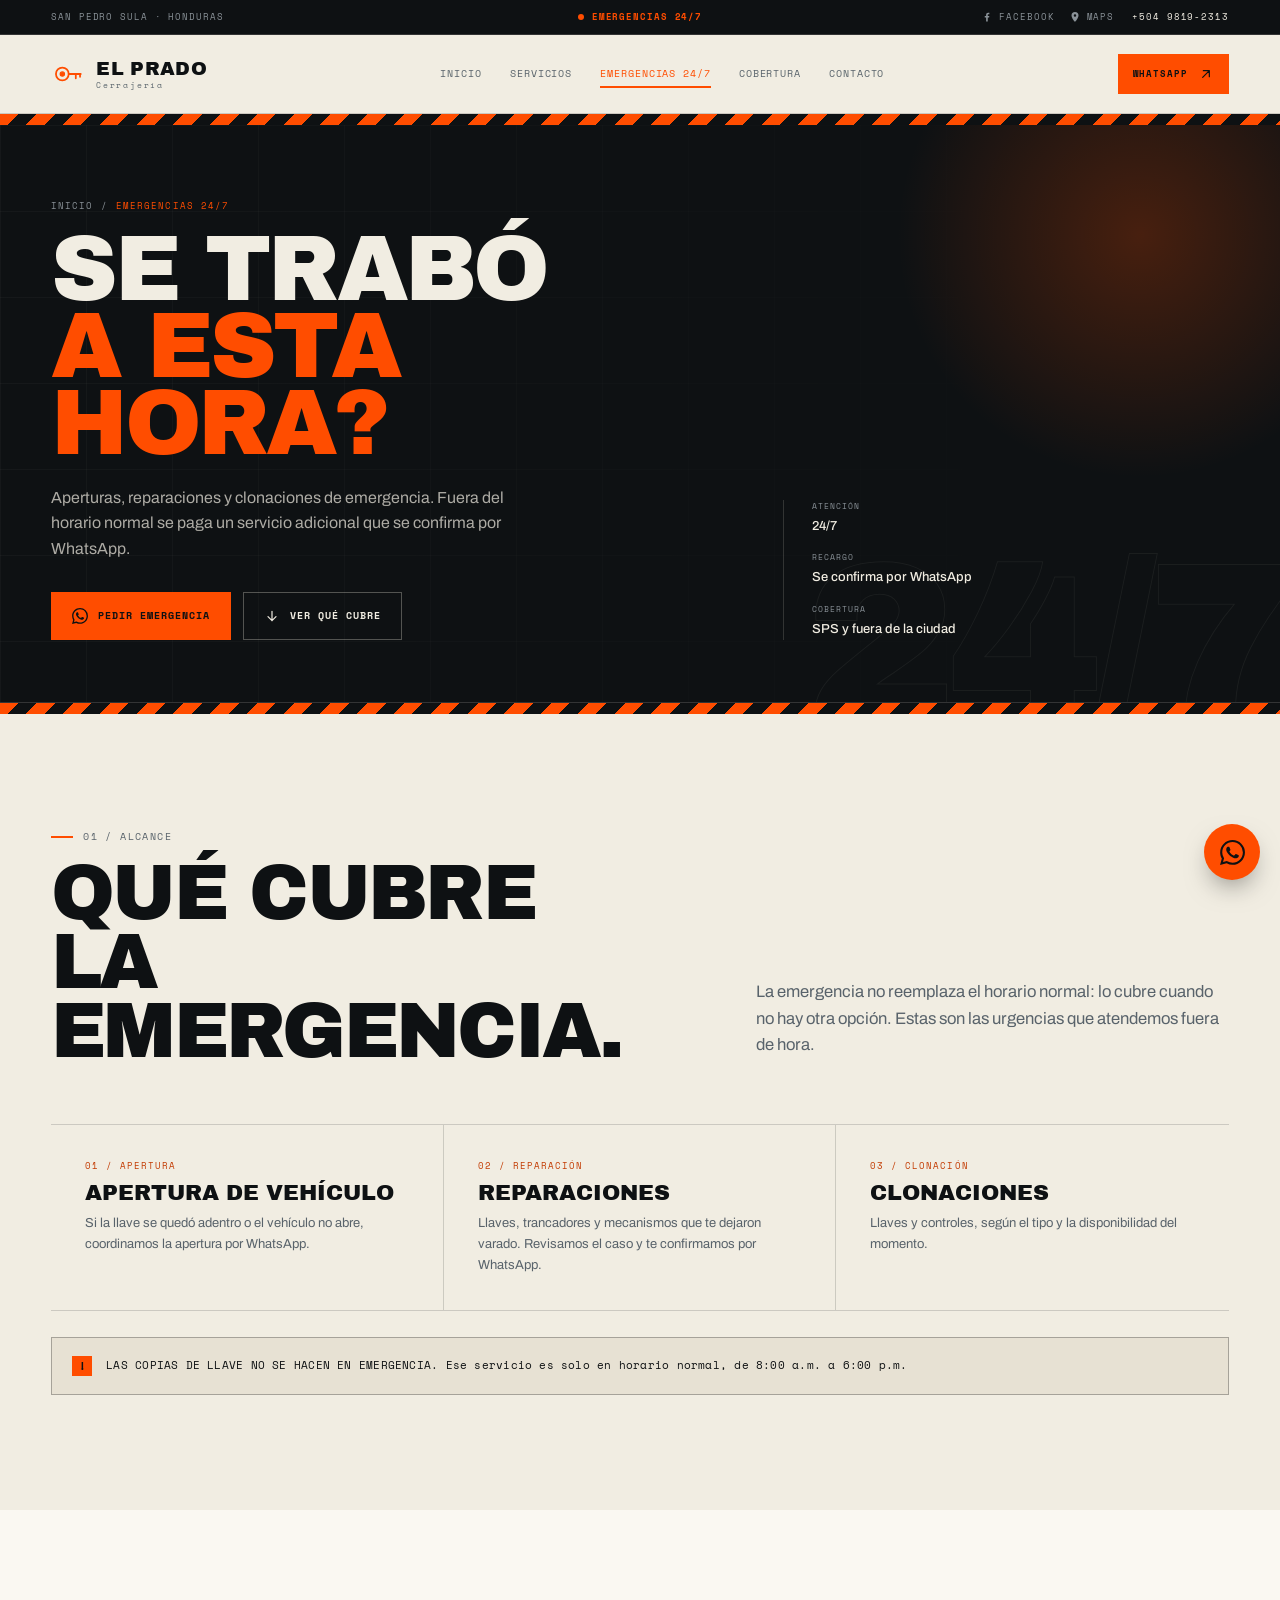
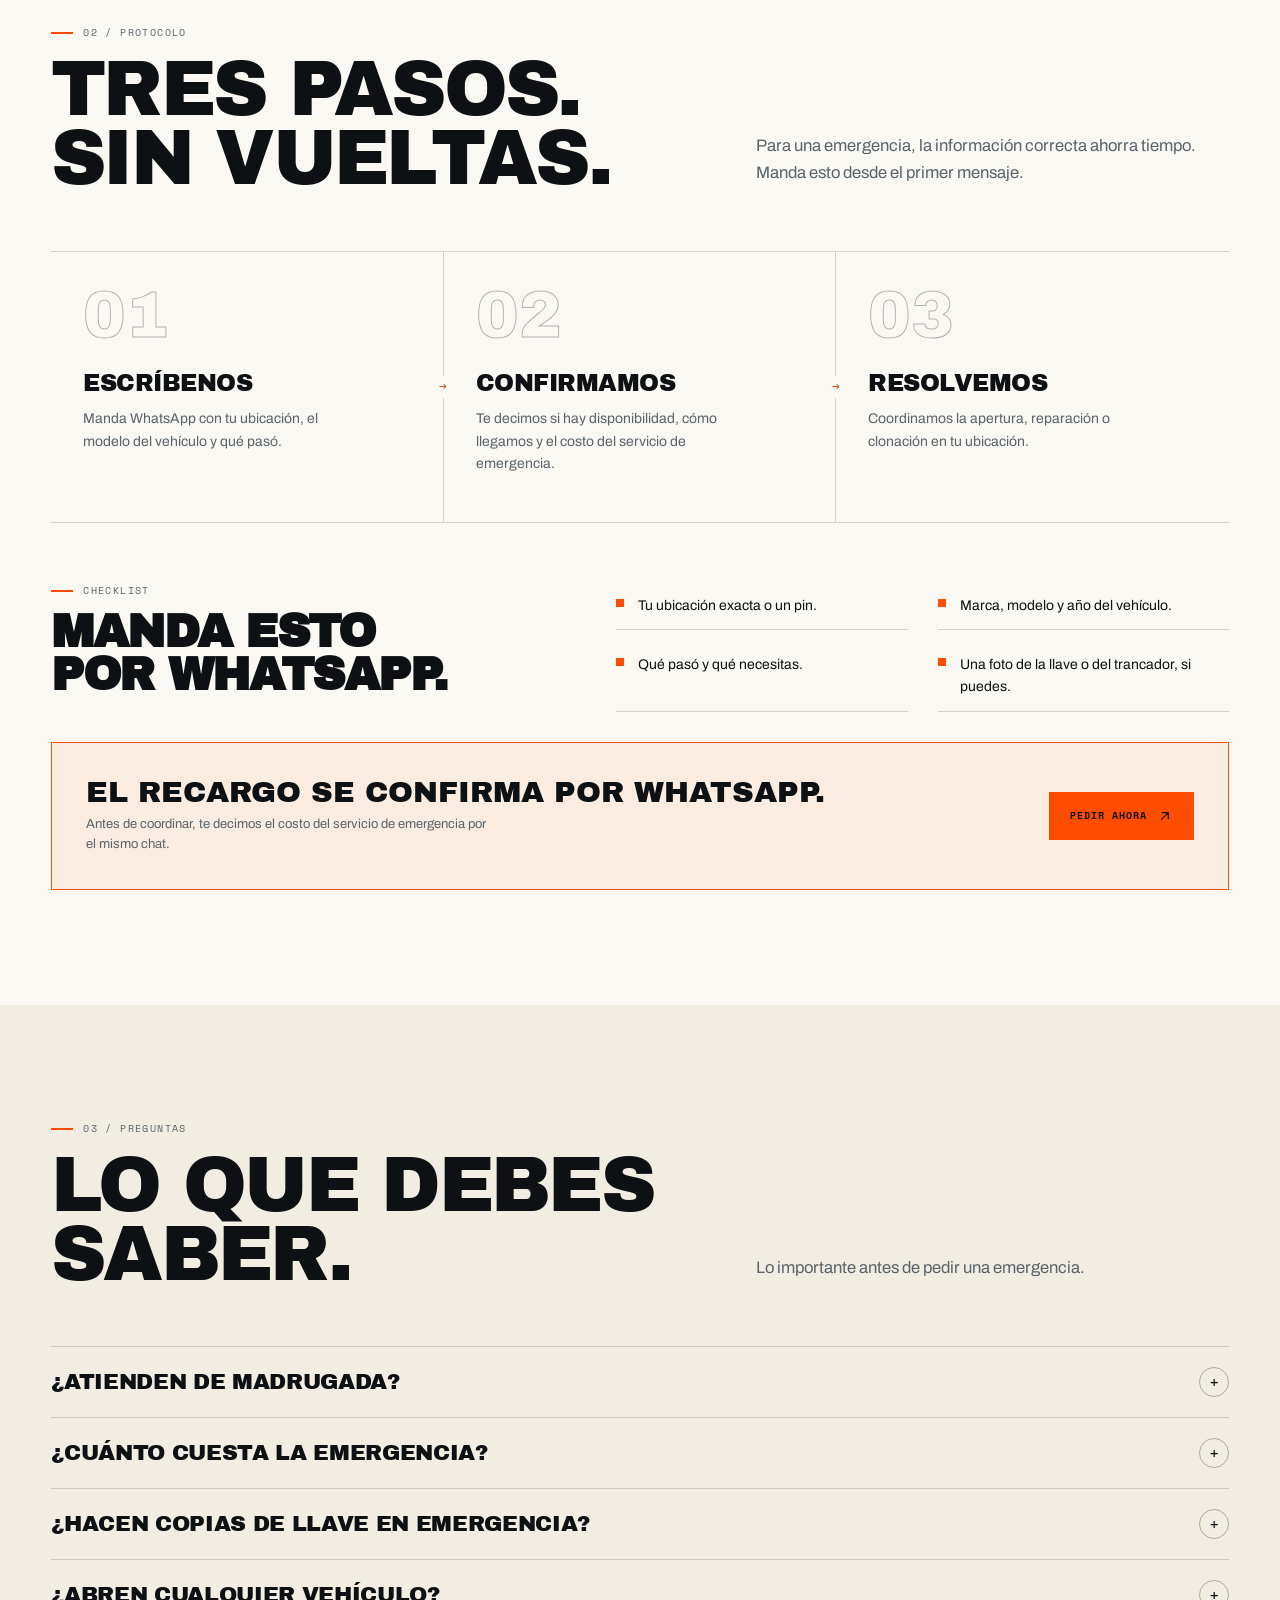
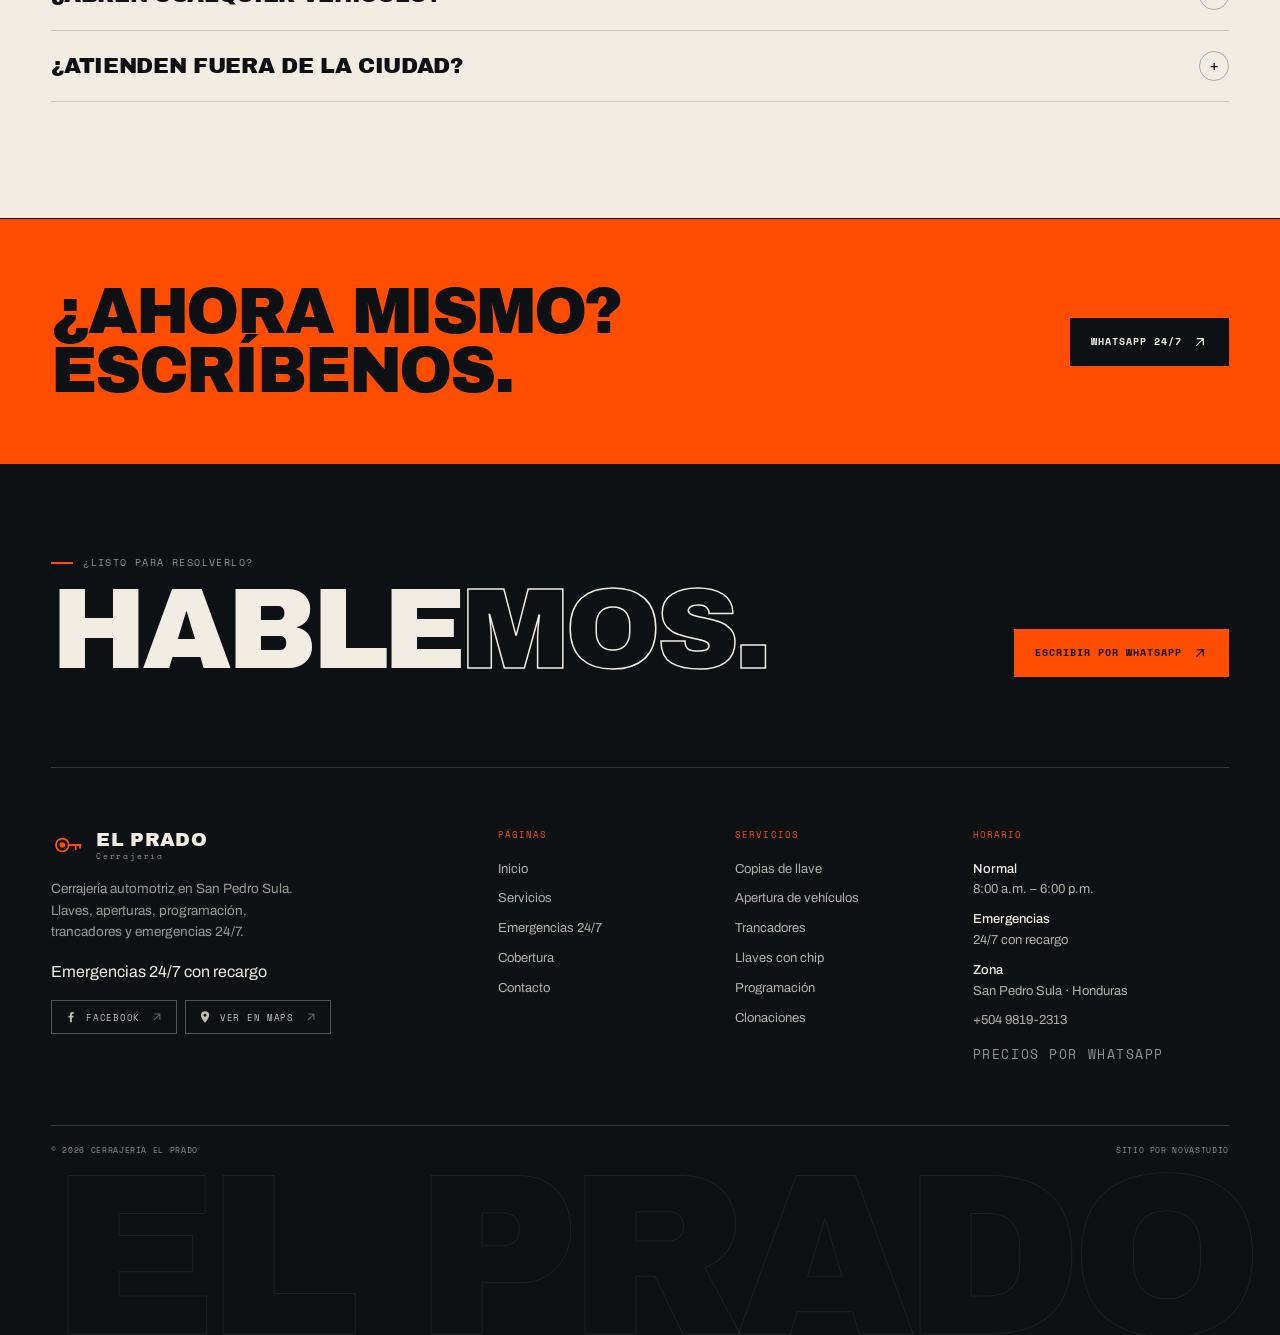
<file: emergencias.html>
<!doctype html>
<html lang="es">
<head>
  <meta charset="UTF-8">
  <meta name="viewport" content="width=device-width, initial-scale=1.0">
  <meta name="color-scheme" content="light">
  <meta name="theme-color" content="#0e1113">
  <title>Emergencias 24/7 en San Pedro Sula · Cerrajería El Prado</title>
  <meta name="description" content="Aperturas, reparaciones y clonaciones de emergencia 24/7 en San Pedro Sula. Servicio con recargo que se confirma por WhatsApp.">
  <meta property="og:type" content="website">
  <meta property="og:locale" content="es_HN">
  <meta property="og:title" content="Emergencias 24/7 en San Pedro Sula · Cerrajería El Prado">
  <meta property="og:description" content="Aperturas, reparaciones y clonaciones de emergencia 24/7 en San Pedro Sula. Servicio con recargo que se confirma por WhatsApp.">
  <link rel="icon" href="data:image/svg+xml,%3Csvg xmlns='http://www.w3.org/2000/svg' viewBox='0 0 64 64'%3E%3Crect width='64' height='64' fill='%230e1113'/%3E%3Cg fill='none' stroke='%23ff4d00' stroke-width='4' stroke-linecap='round'%3E%3Ccircle cx='22' cy='32' r='11'/%3E%3Cpath d='M33 32h21M44 32v8M52 32v5'/%3E%3C/g%3E%3Ccircle cx='22' cy='32' r='3.5' fill='%23ff4d00'/%3E%3C/svg%3E">
  <link rel="stylesheet" href="./assets/css/styles.css">
  <script src="./assets/js/main.js" defer></script>
  <noscript><style>.hero__line{clip-path:none;transform:none}[data-reveal]{opacity:1;transform:none}</style></noscript>
</head>
<body>
  <a class="skip-link" href="#contenido">Saltar al contenido</a>
  <div class="progress" data-progress aria-hidden="true"></div>
  
<svg class="svg-sprite" aria-hidden="true" focusable="false">
  <symbol id="i-logo" viewBox="0 0 48 48">
    <circle cx="16" cy="24" r="9" fill="none" stroke="currentColor" stroke-width="2.5"/>
    <circle cx="16" cy="24" r="3" fill="currentColor"/>
    <path d="M25 24h17M35 24v6M41 24v4" fill="none" stroke="currentColor" stroke-width="2.5" stroke-linecap="round"/>
  </symbol>
  <symbol id="i-whatsapp" viewBox="0 0 24 24">
    <path d="M17.472 14.382c-.297-.149-1.758-.867-2.03-.967-.273-.099-.471-.148-.67.15-.197.297-.767.966-.94 1.164-.173.199-.347.223-.644.075-.297-.15-1.255-.463-2.39-1.475-.883-.788-1.48-1.761-1.653-2.059-.173-.297-.018-.458.13-.606.134-.133.298-.347.446-.52.149-.174.198-.298.298-.497.099-.198.05-.371-.05-.52-.099-.148-.669-1.611-.916-2.206-.242-.579-.487-.5-.669-.51-.173-.008-.371-.01-.57-.01-.198 0-.52.074-.792.372-.272.297-1.04 1.016-1.04 2.479 0 1.462 1.065 2.875 1.213 3.074.149.198 2.096 3.2 5.077 4.487.709.306 1.262.489 1.694.625.712.227 1.36.195 1.871.118.571-.085 1.758-.719 2.006-1.413.248-.694.248-1.289.173-1.413-.074-.124-.272-.198-.57-.347M12.05 21.785h-.004a9.87 9.87 0 0 1-5.031-1.378l-.361-.214-3.741.982.998-3.648-.235-.374a9.86 9.86 0 0 1-1.51-5.26c.001-5.45 4.436-9.884 9.888-9.884 2.64 0 5.122 1.03 6.988 2.898a9.825 9.825 0 0 1 2.893 6.994c-.003 5.45-4.437 9.884-9.885 9.884m8.413-18.297A11.815 11.815 0 0 0 12.05 0C5.495 0 .16 5.335.157 11.892c0 2.096.547 4.142 1.588 5.945L.057 24l6.305-1.654a11.882 11.882 0 0 0 5.683 1.448h.005c6.554 0 11.89-5.335 11.893-11.893a11.821 11.821 0 0 0-3.48-8.413Z"/>
  </symbol>
  <symbol id="i-arrow" viewBox="0 0 24 24"><path d="M7 17 17 7M8 7h9v9"/></symbol>
  <symbol id="i-down" viewBox="0 0 24 24"><path d="M12 5v14M6 13l6 6 6-6"/></symbol>
  <symbol id="i-phone" viewBox="0 0 24 24"><path d="M22 16.92v3a2 2 0 0 1-2.18 2 19.79 19.79 0 0 1-8.63-3.07 19.5 19.5 0 0 1-6-6A19.79 19.79 0 0 1 2.12 4.18 2 2 0 0 1 4.11 2h3a2 2 0 0 1 2 1.72c.13.96.36 1.9.7 2.81a2 2 0 0 1-.45 2.11L8.09 9.91a16 16 0 0 0 6 6l1.27-1.27a2 2 0 0 1 2.11-.45c.91.34 1.85.57 2.81.7A2 2 0 0 1 22 16.92Z"/></symbol>
  <symbol id="i-key" viewBox="0 0 24 24"><path d="M21 2l-2 2m-7.61 7.61a5.5 5.5 0 1 1-7.78 7.78 5.5 5.5 0 0 1 7.78-7.78Zm0 0L15.5 7.5m0 0 3 3M15.5 7.5 14 6"/></symbol>
  <symbol id="i-car" viewBox="0 0 24 24"><path d="M5 17h14M4 17l1.6-5.5A2 2 0 0 1 7.5 10h9a2 2 0 0 1 1.9 1.5L20 17M6 17v2M18 17v2M7 14h.01M17 14h.01"/></symbol>
  <symbol id="i-chip" viewBox="0 0 24 24"><rect x="5" y="5" width="14" height="14" rx="2"/><rect x="9" y="9" width="6" height="6"/><path d="M8 2v3M12 2v3M16 2v3M8 19v3M12 19v3M16 19v3M2 8h3M2 12h3M2 16h3M19 8h3M19 12h3M19 16h3"/></symbol>
  <symbol id="i-wrench" viewBox="0 0 24 24"><path d="M14.7 6.3a1 1 0 0 0 0 1.4l1.6 1.6a1 1 0 0 0 1.4 0l3.77-3.77a6 6 0 0 1-7.94 7.94l-6.91 6.91a2.12 2.12 0 0 1-3-3l6.91-6.91a6 6 0 0 1 7.94-7.94l-3.76 3.76Z"/></symbol>
  <symbol id="i-copy" viewBox="0 0 24 24"><rect x="8" y="8" width="12" height="12" rx="1"/><path d="M5 16H4a1 1 0 0 1-1-1V4a1 1 0 0 1 1-1h11a1 1 0 0 1 1 1v1"/></symbol>
  <symbol id="i-clock" viewBox="0 0 24 24"><circle cx="12" cy="12" r="9"/><path d="M12 7v5l3 2"/></symbol>
  <symbol id="i-pin" viewBox="0 0 24 24"><path d="M20 10c0 6-8 12-8 12S4 16 4 10a8 8 0 1 1 16 0Z"/><circle cx="12" cy="10" r="3"/></symbol>
  <symbol id="i-menu" viewBox="0 0 24 24"><path d="M4 7h16M4 12h16M4 17h16"/></symbol>
  <symbol id="i-close" viewBox="0 0 24 24"><path d="M6 6l12 12M18 6 6 18"/></symbol>
  <symbol id="i-shield" viewBox="0 0 24 24"><path d="M12 22s8-4 8-10V5l-8-3-8 3v7c0 6 8 10 8 10Z"/></symbol>
  <symbol id="i-lock" viewBox="0 0 24 24"><rect x="4" y="11" width="16" height="10" rx="2"/><path d="M8 11V7a4 4 0 0 1 8 0v4"/></symbol>
  <symbol id="i-check" viewBox="0 0 24 24"><path d="M20 6 9 17l-5-5"/></symbol>
  <symbol id="i-plus" viewBox="0 0 24 24"><path d="M12 5v14M5 12h14"/></symbol>

  <symbol id="i-facebook" viewBox="0 0 24 24">
    <path d="M13.5 21v-8h2.7l.4-3.1h-3.1V7.9c0-.9.25-1.5 1.55-1.5h1.65V3.6c-.29-.04-1.27-.13-2.42-.13-2.4 0-4.04 1.47-4.04 4.16v2.27H7.5V13h2.74v8h3.26Z"/>
  </symbol>
  <symbol id="i-map-pin" viewBox="0 0 24 24">
    <path d="M12 2a7 7 0 0 0-7 7c0 5.25 7 13 7 13s7-7.75 7-13a7 7 0 0 0-7-7Zm0 9.5A2.5 2.5 0 1 1 12 6.5a2.5 2.5 0 0 1 0 5Z"/>
  </symbol>
</svg>

  
<header class="site-header" data-header>
  <div class="topbar">
    <div class="container topbar__inner">
      <span class="topbar__place">San Pedro Sula · Honduras</span>
      <a class="topbar__emergency" href="./emergencias.html"><span class="topbar__dot"></span> Emergencias 24/7</a>
            <div class="topbar__right">
        <nav class="topbar__social" aria-label="Redes y ubicación">
          <a href="https://www.facebook.com/p/cerrajeria-el-prado-100067910711453/" target="_blank" rel="noopener noreferrer" aria-label="Página de Facebook de Cerrajería El Prado"><svg class="icon icon--fill" aria-hidden="true"><use href="#i-facebook"></use></svg> Facebook</a>
          <a href="https://share.google/LXiDjFmackNgphoyg" target="_blank" rel="noopener noreferrer" aria-label="Cerrajería El Prado en Google Maps"><svg class="icon icon--fill" aria-hidden="true"><use href="#i-map-pin"></use></svg> Maps</a>
        </nav>
        <a class="topbar__phone" href="https://wa.me/50498192313?text=Hola%20Cerrajer%C3%ADa%20El%20Prado%2C%20quiero%20m%C3%A1s%20informaci%C3%B3n." target="_blank" rel="noopener noreferrer">+504 9819-2313</a>
      </div>
    </div>
  </div>
  <div class="header-main">
    <div class="container header-main__inner">
      <a class="brand" href="./index.html" aria-label="Cerrajería El Prado, ir al inicio">
        <svg class="icon brand__mark" aria-hidden="true"><use href="#i-logo"></use></svg>
        <span class="brand__text"><strong>EL PRADO</strong><small>Cerrajería</small></span>
      </a>
      <nav class="nav" aria-label="Navegación principal">
        <a href="./index.html">Inicio</a>
<a href="./servicios.html">Servicios</a>
<a href="./emergencias.html" aria-current="page">Emergencias 24/7</a>
<a href="./cobertura.html">Cobertura</a>
<a href="./contacto.html">Contacto</a>
      </nav>
      <div class="header-actions">
        <a class="btn btn--signal btn--small header-cta" href="https://wa.me/50498192313?text=Hola%20Cerrajer%C3%ADa%20El%20Prado%2C%20quiero%20m%C3%A1s%20informaci%C3%B3n." target="_blank" rel="noopener noreferrer">
          WhatsApp <svg class="icon " aria-hidden="true"><use href="#i-arrow"></use></svg>
        </a>
        <button class="menu-btn" type="button" data-menu-open aria-expanded="false" aria-controls="mobile-menu" aria-label="Abrir menú">
          <svg class="icon " aria-hidden="true"><use href="#i-menu"></use></svg>
        </button>
      </div>
    </div>
  </div>
</header>

<div class="mobile-menu" id="mobile-menu" hidden>
  <div class="mobile-menu__top">
    <span class="mobile-menu__brand">EL PRADO</span>
    <button class="mobile-menu__close" type="button" data-menu-close>
      Cerrar <svg class="icon " aria-hidden="true"><use href="#i-close"></use></svg>
    </button>
  </div>
  <nav class="mobile-menu__nav" aria-label="Navegación móvil">
    <a class="mobile-menu__link" href="./index.html"><span class="mobile-menu__index">01</span>Inicio</a>
<a class="mobile-menu__link" href="./servicios.html"><span class="mobile-menu__index">02</span>Servicios</a>
<a class="mobile-menu__link" href="./emergencias.html" aria-current="page"><span class="mobile-menu__index">03</span>Emergencias 24/7</a>
<a class="mobile-menu__link" href="./cobertura.html"><span class="mobile-menu__index">04</span>Cobertura</a>
<a class="mobile-menu__link" href="./contacto.html"><span class="mobile-menu__index">05</span>Contacto</a>
  </nav>
  <div class="mobile-menu__foot">
    <div class="mobile-menu__social" role="group" aria-label="Redes y ubicación">
      <a class="social-link" href="https://www.facebook.com/p/cerrajeria-el-prado-100067910711453/" target="_blank" rel="noopener noreferrer" aria-label="Página de Facebook de Cerrajería El Prado"><svg class="icon icon--fill" aria-hidden="true"><use href="#i-facebook"></use></svg> Facebook <svg class="icon social-link__arrow" aria-hidden="true"><use href="#i-arrow"></use></svg></a>
      <a class="social-link" href="https://share.google/LXiDjFmackNgphoyg" target="_blank" rel="noopener noreferrer" aria-label="Cerrajería El Prado en Google Maps"><svg class="icon icon--fill" aria-hidden="true"><use href="#i-map-pin"></use></svg> Ver en Maps <svg class="icon social-link__arrow" aria-hidden="true"><use href="#i-arrow"></use></svg></a>
    </div>
    <span>San Pedro Sula · Honduras</span>
    <a href="https://wa.me/50498192313?text=Hola%20Cerrajer%C3%ADa%20El%20Prado%2C%20quiero%20m%C3%A1s%20informaci%C3%B3n." target="_blank" rel="noopener noreferrer">+504 9819-2313</a>
    <span>Normal: 8:00 a.m. – 6:00 p.m.<br>Emergencias: 24/7 con recargo</span>
    <a class="btn btn--signal btn--small" href="https://wa.me/50498192313?text=Hola%20Cerrajer%C3%ADa%20El%20Prado%2C%20quiero%20m%C3%A1s%20informaci%C3%B3n." target="_blank" rel="noopener noreferrer">
      Escribir por WhatsApp <svg class="icon " aria-hidden="true"><use href="#i-arrow"></use></svg>
    </a>
  </div>
</div>

  <main id="contenido">

<div class="caution" aria-hidden="true"></div>
<section class="page-hero page-hero--alert">
  <div class="page-hero__ghost" aria-hidden="true">24/7</div>
  <div class="container page-hero__grid">
    <div>
      <div class="page-hero__crumb"><a href="./index.html">Inicio</a> / <span>Emergencias 24/7</span></div>
      <h1>SE TRABÓ<br><em>A ESTA HORA?</em></h1>
      <p class="page-hero__lede">Aperturas, reparaciones y clonaciones de emergencia. Fuera del horario normal se paga un servicio adicional que se confirma por WhatsApp.</p>
      <div class="hero__actions">
        <a class="btn btn--signal" href="https://wa.me/50498192313?text=Hola%20Cerrajer%C3%ADa%20El%20Prado%2C%20necesito%20una%20emergencia.%20Estoy%20en%3A%20" target="_blank" rel="noopener noreferrer"><svg class="icon icon--fill " aria-hidden="true"><use href="#i-whatsapp"></use></svg> Pedir emergencia</a>
        <a class="btn btn--light" href="#alcance"><svg class="icon" aria-hidden="true"><use href="#i-down"></use></svg> Ver qué cubre</a>
      </div>
    </div>
    <div class="page-hero__aside">
      <div><span>Atención</span><strong>24/7</strong></div>
      <div><span>Recargo</span><strong>Se confirma por WhatsApp</strong></div>
      <div><span>Cobertura</span><strong>SPS y fuera de la ciudad</strong></div>
    </div>
  </div>
</section>
<div class="caution" aria-hidden="true"></div>

<section class="section" id="alcance">
  <div class="container">
    <div class="section-head">
      <div>
        <p class="eyebrow">01 / Alcance</p>
        <h2 style="margin-top:14px">QUÉ CUBRE<br>LA EMERGENCIA.</h2>
      </div>
      <div class="section-head__copy" data-reveal>
        <p>La emergencia no reemplaza el horario normal: lo cubre cuando no hay otra opción. Estas son las urgencias que atendemos fuera de hora.</p>
      </div>
    </div>

    <div class="alert-strip">
      <div class="alert-cell"><span>01 / Apertura</span><strong>Apertura de vehículo</strong><p>Si la llave se quedó adentro o el vehículo no abre, coordinamos la apertura por WhatsApp.</p></div>
      <div class="alert-cell"><span>02 / Reparación</span><strong>Reparaciones</strong><p>Llaves, trancadores y mecanismos que te dejaron varado. Revisamos el caso y te confirmamos por WhatsApp.</p></div>
      <div class="alert-cell"><span>03 / Clonación</span><strong>Clonaciones</strong><p>Llaves y controles, según el tipo y la disponibilidad del momento.</p></div>
    </div>

    <div class="note-box">LAS COPIAS DE LLAVE NO SE HACEN EN EMERGENCIA. Ese servicio es solo en horario normal, de 8:00 a.m. a 6:00 p.m.</div>
  </div>
</section>

<section class="section section--paper">
  <div class="container">
    <div class="section-head">
      <div>
        <p class="eyebrow">02 / Protocolo</p>
        <h2 style="margin-top:14px">TRES PASOS.<br>SIN VUELTAS.</h2>
      </div>
      <div class="section-head__copy" data-reveal>
        <p>Para una emergencia, la información correcta ahorra tiempo. Manda esto desde el primer mensaje.</p>
      </div>
    </div>

    <div class="process"><div class="process__step"><span class="process__num">01</span><h3>Escríbenos</h3><p>Manda WhatsApp con tu ubicación, el modelo del vehículo y qué pasó.</p></div><div class="process__step"><span class="process__num">02</span><h3>Confirmamos</h3><p>Te decimos si hay disponibilidad, cómo llegamos y el costo del servicio de emergencia.</p></div><div class="process__step"><span class="process__num">03</span><h3>Resolvemos</h3><p>Coordinamos la apertura, reparación o clonación en tu ubicación.</p></div></div>

    <div class="emergency-info">
      <div data-reveal>
        <p class="eyebrow">Checklist</p>
        <h2 style="font-family:var(--font-display);font-size:clamp(28px,3.6vw,46px);line-height:.95;letter-spacing:-.03em;text-transform:uppercase;margin-top:12px">Manda esto<br>por WhatsApp.</h2>
      </div>
      <ul class="checklist" data-reveal style="--delay:100ms">
        <li>Tu ubicación exacta o un pin.</li>
        <li>Marca, modelo y año del vehículo.</li>
        <li>Qué pasó y qué necesitas.</li>
        <li>Una foto de la llave o del trancador, si puedes.</li>
      </ul>
    </div>

    <div class="callout" style="margin-top:30px">
      <div>
        <h3>El recargo se confirma por WhatsApp.</h3>
        <p>Antes de coordinar, te decimos el costo del servicio de emergencia por el mismo chat.</p>
      </div>
      <a class="btn btn--signal" href="https://wa.me/50498192313?text=Hola%20Cerrajer%C3%ADa%20El%20Prado%2C%20necesito%20una%20emergencia.%20Estoy%20en%3A%20" target="_blank" rel="noopener noreferrer">Pedir ahora <svg class="icon " aria-hidden="true"><use href="#i-arrow"></use></svg></a>
    </div>
  </div>
</section>

<section class="section">
  <div class="container">
    <div class="section-head">
      <div>
        <p class="eyebrow">03 / Preguntas</p>
        <h2 style="margin-top:14px">LO QUE DEBES<br>SABER.</h2>
      </div>
      <div class="section-head__copy" data-reveal>
        <p>Lo importante antes de pedir una emergencia.</p>
      </div>
    </div>
    <div class="faq-list">
      
<details class="faq-item" data-reveal style="--delay:0ms">
  <summary>¿Atienden de madrugada?</summary>
  <div class="faq-item__answer"><p>Sí, las emergencias son 24/7. Fuera del horario normal se paga un servicio adicional.</p></div>
</details>
      
<details class="faq-item" data-reveal style="--delay:40ms">
  <summary>¿Cuánto cuesta la emergencia?</summary>
  <div class="faq-item__answer"><p>Depende del trabajo y del momento. El costo se informa por WhatsApp antes de coordinar el servicio.</p></div>
</details>
      
<details class="faq-item" data-reveal style="--delay:80ms">
  <summary>¿Hacen copias de llave en emergencia?</summary>
  <div class="faq-item__answer"><p>No. Las copias de llave se hacen solo en horario normal. En emergencia atendemos aperturas, reparaciones y clonaciones.</p></div>
</details>
      
<details class="faq-item" data-reveal style="--delay:120ms">
  <summary>¿Abren cualquier vehículo?</summary>
  <div class="faq-item__answer"><p>Trabajamos según marca y modelo. Manda esos datos por WhatsApp y te confirmamos si podemos atenderlo.</p></div>
</details>
      
<details class="faq-item" data-reveal style="--delay:160ms">
  <summary>¿Atienden fuera de la ciudad?</summary>
  <div class="faq-item__answer"><p>Sí, sujeto a disponibilidad y traslado. Confirma tu ubicación antes de coordinar.</p></div>
</details>
    </div>
  </div>
</section>

<section class="cta-strip">
  <div class="container cta-strip__inner">
    <h2>¿AHORA MISMO?<br>Escríbenos.</h2>
    <a class="btn" href="https://wa.me/50498192313?text=Hola%20Cerrajer%C3%ADa%20El%20Prado%2C%20necesito%20una%20emergencia%20ahora.%20Estoy%20en%3A%20" target="_blank" rel="noopener noreferrer">WhatsApp 24/7 <svg class="icon " aria-hidden="true"><use href="#i-arrow"></use></svg></a>
  </div>
</section>

  </main>
  
<footer class="site-footer">
  <div class="container">
    <div class="footer-cta">
      <div>
        <p class="eyebrow eyebrow--light">¿Listo para resolverlo?</p>
        <h2>HABLE<em>MOS.</em></h2>
      </div>
      <a class="btn btn--signal" href="https://wa.me/50498192313?text=Hola%20Cerrajer%C3%ADa%20El%20Prado%2C%20quiero%20m%C3%A1s%20informaci%C3%B3n." target="_blank" rel="noopener noreferrer">
        Escribir por WhatsApp <svg class="icon " aria-hidden="true"><use href="#i-arrow"></use></svg>
      </a>
    </div>

    <div class="footer-grid">
      <div class="footer-brand">
        <a class="brand" href="./index.html" aria-label="Cerrajería El Prado, ir al inicio">
          <svg class="icon brand__mark" aria-hidden="true"><use href="#i-logo"></use></svg>
          <span class="brand__text"><strong>EL PRADO</strong><small>Cerrajería</small></span>
        </a>
        <p>Cerrajería automotriz en San Pedro Sula. Llaves, aperturas, programación, trancadores y emergencias 24/7.</p>
        <a class="footer-emergency" href="./emergencias.html">Emergencias 24/7 con recargo</a>
        <div class="social-links" role="group" aria-label="Redes y ubicación">
          <a class="social-link" href="https://www.facebook.com/p/cerrajeria-el-prado-100067910711453/" target="_blank" rel="noopener noreferrer" aria-label="Página de Facebook de Cerrajería El Prado"><svg class="icon icon--fill" aria-hidden="true"><use href="#i-facebook"></use></svg> Facebook <svg class="icon social-link__arrow" aria-hidden="true"><use href="#i-arrow"></use></svg></a>
          <a class="social-link" href="https://share.google/LXiDjFmackNgphoyg" target="_blank" rel="noopener noreferrer" aria-label="Cerrajería El Prado en Google Maps"><svg class="icon icon--fill" aria-hidden="true"><use href="#i-map-pin"></use></svg> Ver en Maps <svg class="icon social-link__arrow" aria-hidden="true"><use href="#i-arrow"></use></svg></a>
        </div>
      </div>

      <div class="footer-col">
        <h3>Páginas</h3>
        <a href="./index.html">Inicio</a>
        <a href="./servicios.html">Servicios</a>
        <a href="./emergencias.html">Emergencias 24/7</a>
        <a href="./cobertura.html">Cobertura</a>
        <a href="./contacto.html">Contacto</a>
      </div>

      <div class="footer-col">
        <h3>Servicios</h3>
        <a href="./servicios.html#copias">Copias de llave</a>
        <a href="./servicios.html#aperturas">Apertura de vehículos</a>
        <a href="./servicios.html#trancadores">Trancadores</a>
        <a href="./servicios.html#chip">Llaves con chip</a>
        <a href="./servicios.html#programacion">Programación</a>
        <a href="./servicios.html#clonaciones">Clonaciones</a>
      </div>

      <div class="footer-col">
        <h3>Horario</h3>
        <p><strong>Normal</strong><br>8:00 a.m. – 6:00 p.m.</p>
        <p><strong>Emergencias</strong><br>24/7 con recargo</p>
        <p><strong>Zona</strong><br>San Pedro Sula · Honduras</p>
        <a href="https://wa.me/50498192313?text=Hola%20Cerrajer%C3%ADa%20El%20Prado%2C%20quiero%20m%C3%A1s%20informaci%C3%B3n." target="_blank" rel="noopener noreferrer">+504 9819-2313</a>
        <p class="mono" style="color:#8a9298;margin-top:4px">Precios por WhatsApp</p>
      </div>
    </div>

    <div class="footer-bottom">
      <span>© <span data-year>2026</span> Cerrajería El Prado</span>
      <span>Sitio por NovaStudio</span>
    </div>

    <div class="footer-ghost" aria-hidden="true">EL PRADO</div>
  </div>
</footer>

<a class="fab" href="https://wa.me/50498192313?text=Hola%20Cerrajer%C3%ADa%20El%20Prado%2C%20quiero%20m%C3%A1s%20informaci%C3%B3n." target="_blank" rel="noopener noreferrer" aria-label="Escribir por WhatsApp">
  <svg class="icon icon--fill " aria-hidden="true"><use href="#i-whatsapp"></use></svg>
</a>

</body>
</html>
</file>
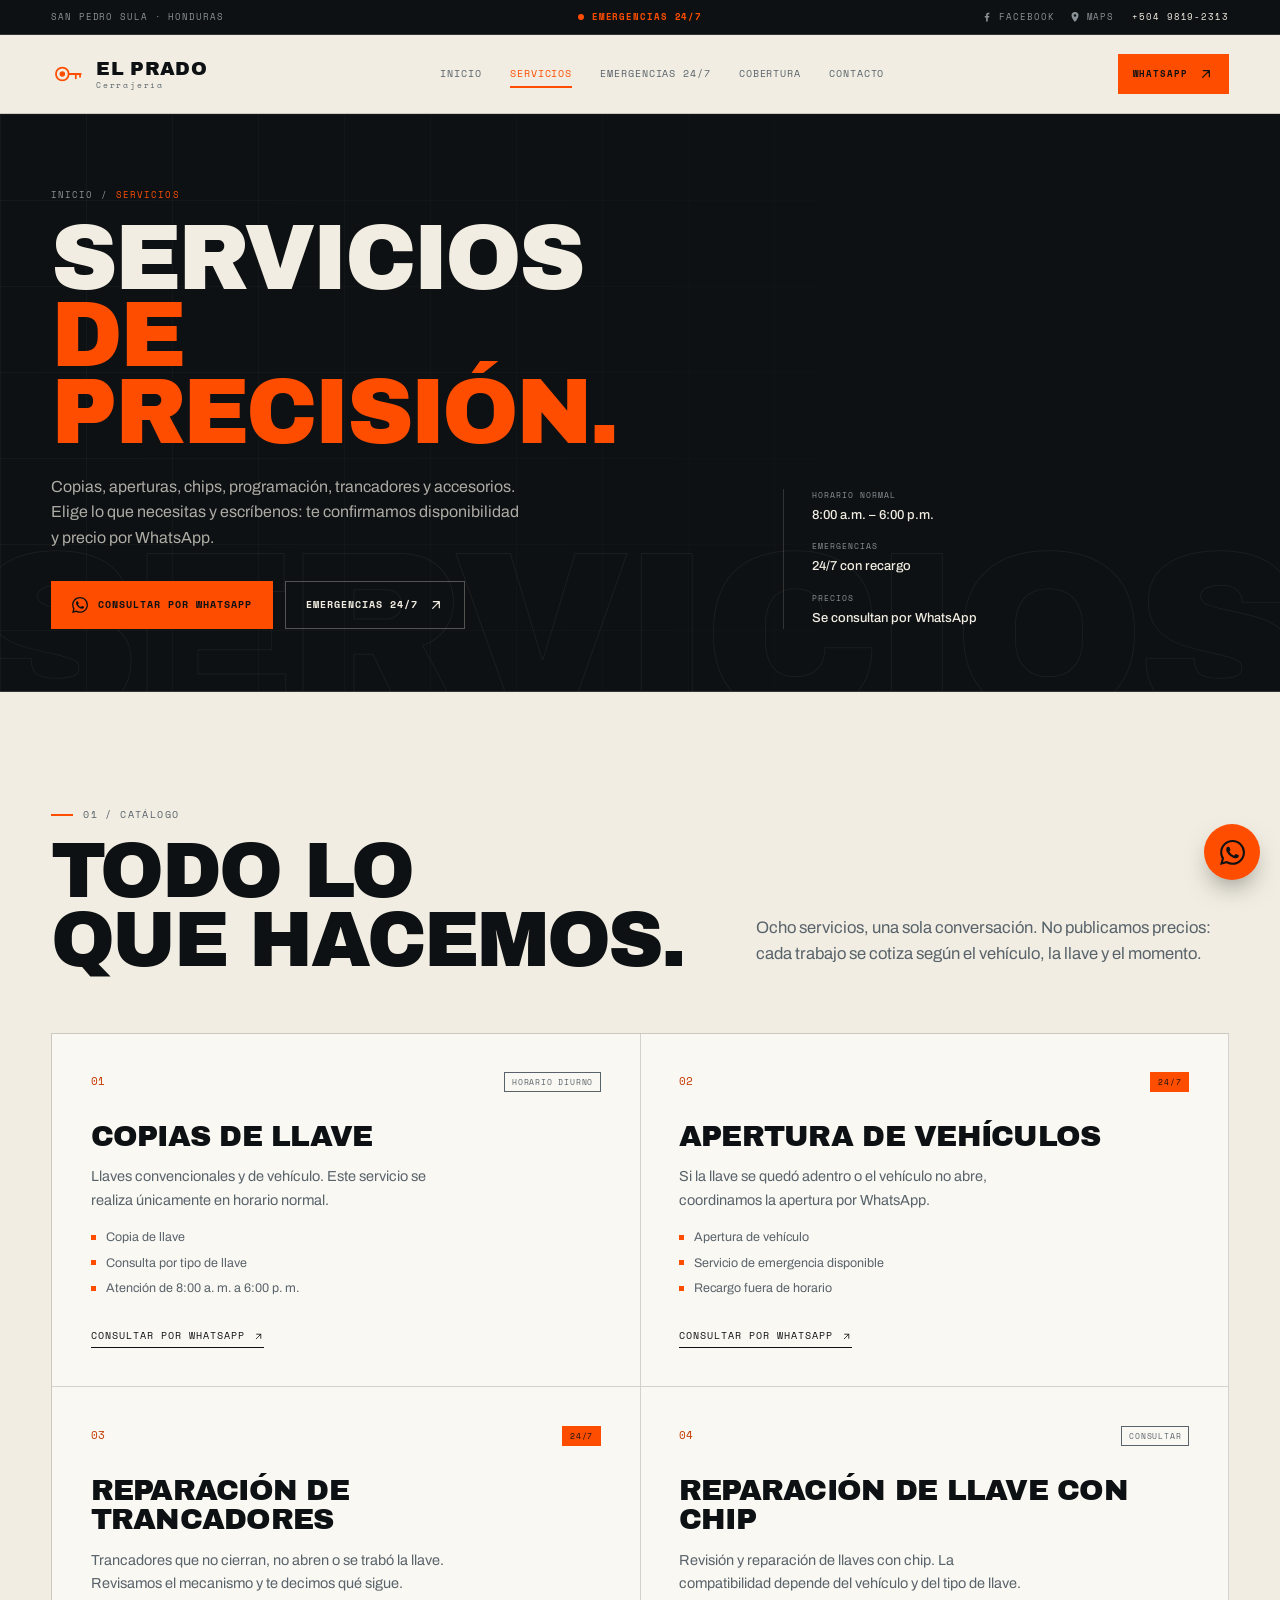
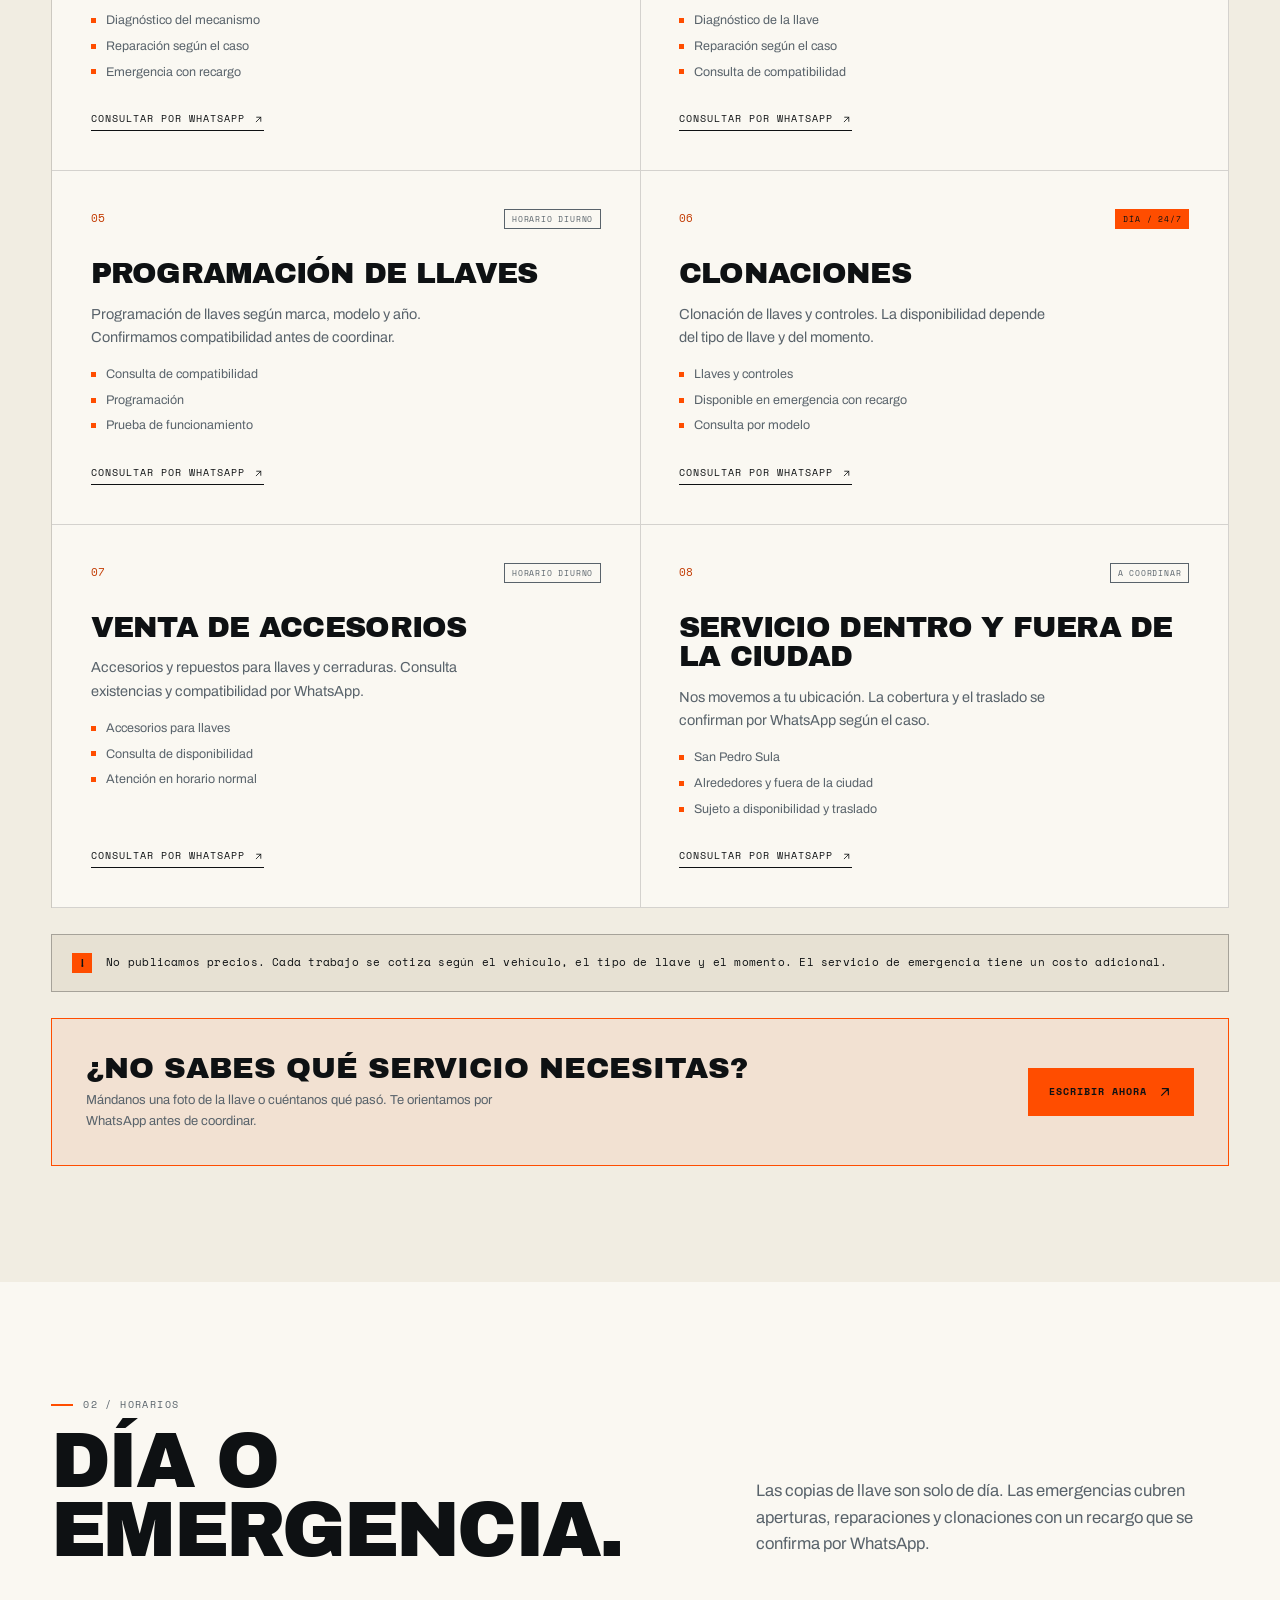
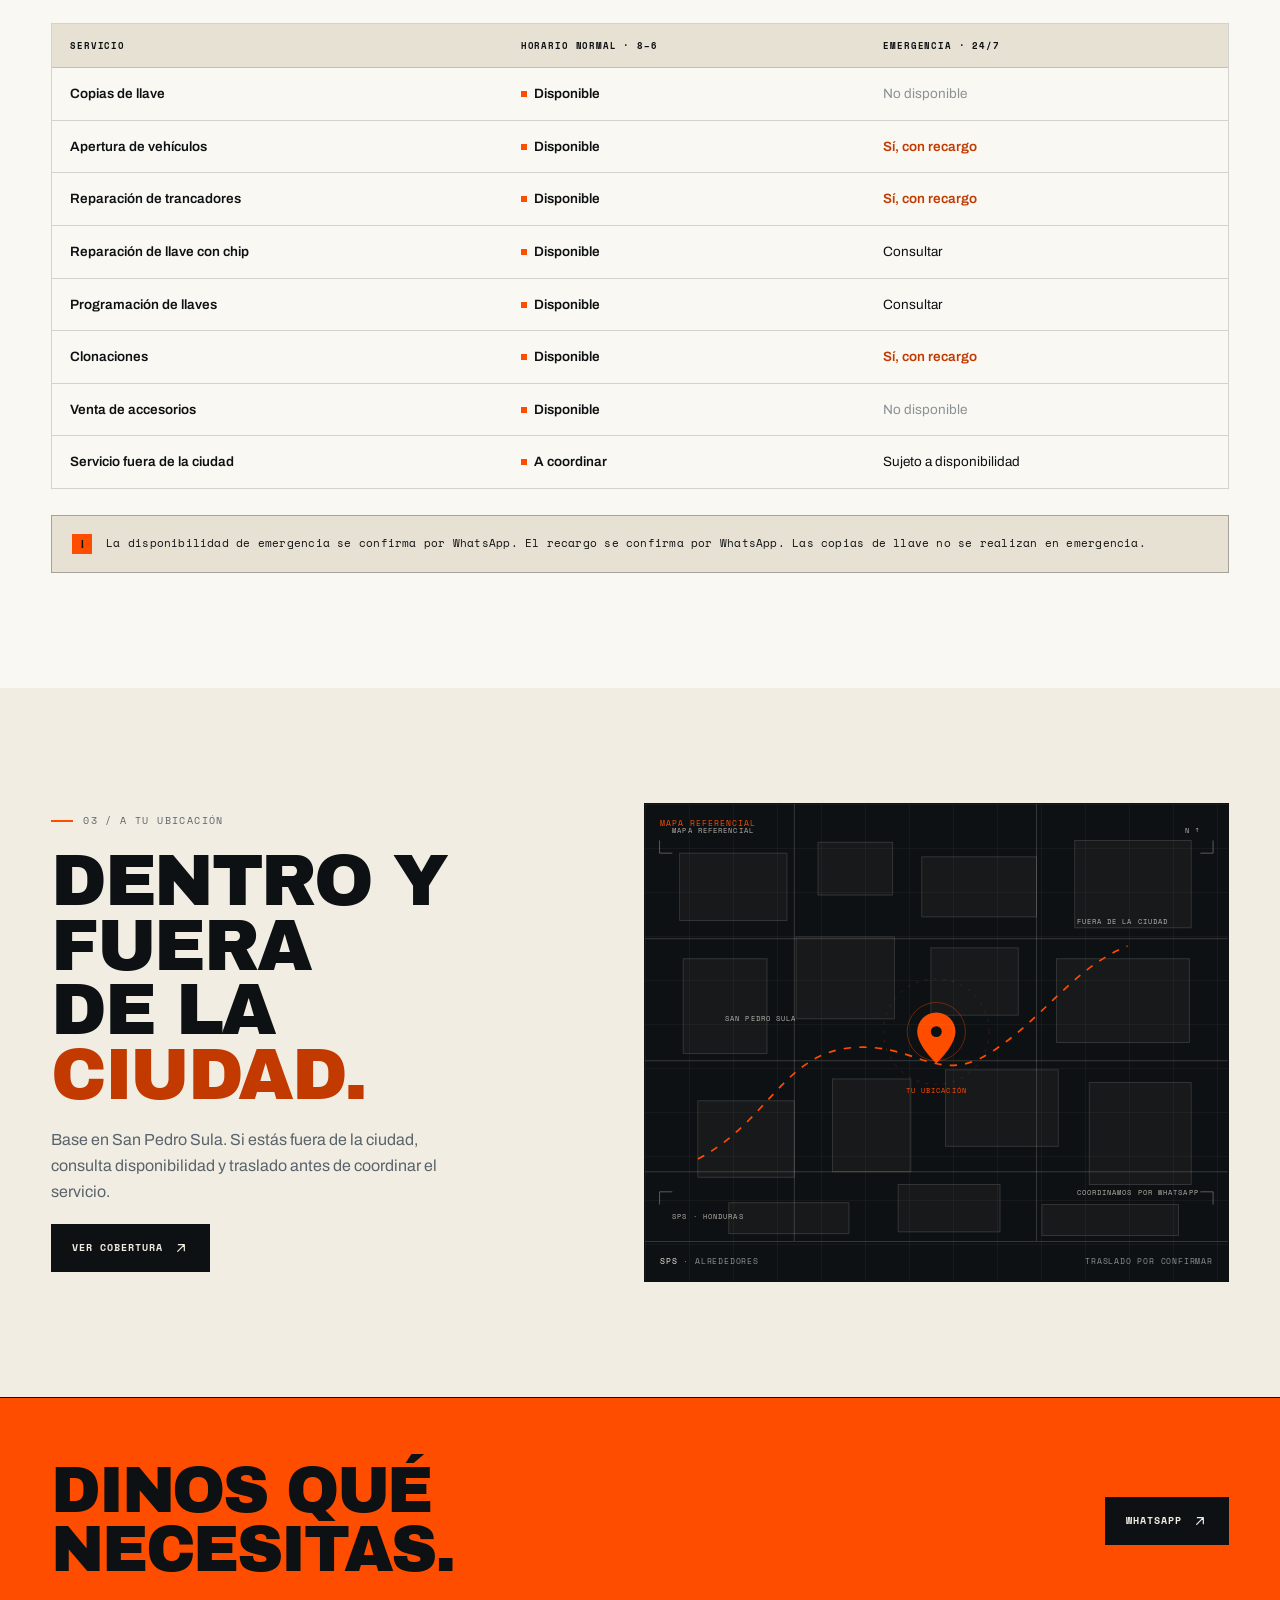
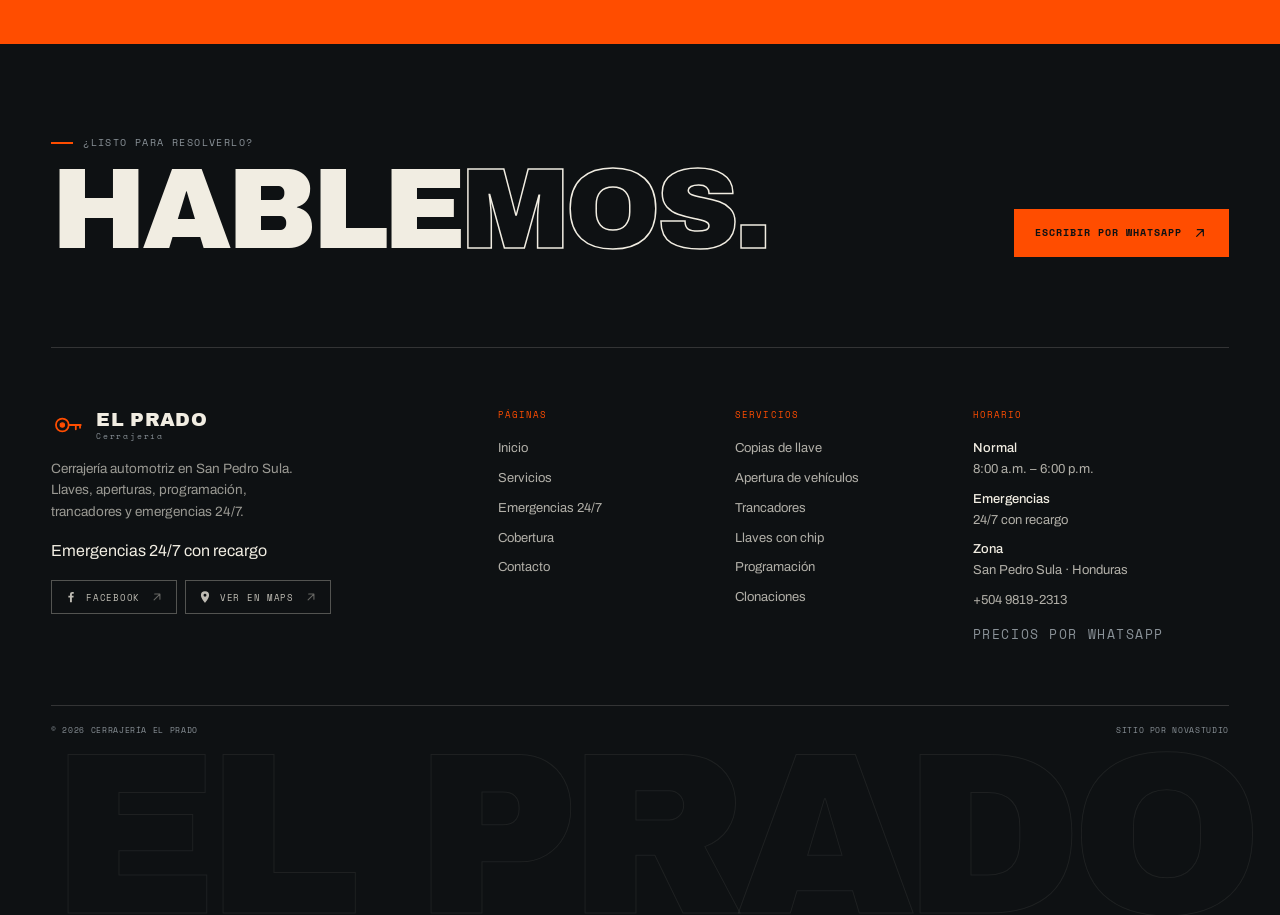
<file: servicios.html>
<!doctype html>
<html lang="es">
<head>
  <meta charset="UTF-8">
  <meta name="viewport" content="width=device-width, initial-scale=1.0">
  <meta name="color-scheme" content="light">
  <meta name="theme-color" content="#0e1113">
  <title>Servicios de cerrajería en San Pedro Sula · Cerrajería El Prado</title>
  <meta name="description" content="Copias de llave, apertura de vehículos, reparación de trancadores, llaves con chip, programación, clonaciones y accesorios en San Pedro Sula. Precios por WhatsApp.">
  <meta property="og:type" content="website">
  <meta property="og:locale" content="es_HN">
  <meta property="og:title" content="Servicios de cerrajería en San Pedro Sula · Cerrajería El Prado">
  <meta property="og:description" content="Copias de llave, apertura de vehículos, reparación de trancadores, llaves con chip, programación, clonaciones y accesorios en San Pedro Sula. Precios por WhatsApp.">
  <link rel="icon" href="data:image/svg+xml,%3Csvg xmlns='http://www.w3.org/2000/svg' viewBox='0 0 64 64'%3E%3Crect width='64' height='64' fill='%230e1113'/%3E%3Cg fill='none' stroke='%23ff4d00' stroke-width='4' stroke-linecap='round'%3E%3Ccircle cx='22' cy='32' r='11'/%3E%3Cpath d='M33 32h21M44 32v8M52 32v5'/%3E%3C/g%3E%3Ccircle cx='22' cy='32' r='3.5' fill='%23ff4d00'/%3E%3C/svg%3E">
  <link rel="stylesheet" href="./assets/css/styles.css">
  <script src="./assets/js/main.js" defer></script>
  <noscript><style>.hero__line{clip-path:none;transform:none}[data-reveal]{opacity:1;transform:none}</style></noscript>
</head>
<body>
  <a class="skip-link" href="#contenido">Saltar al contenido</a>
  <div class="progress" data-progress aria-hidden="true"></div>
  
<svg class="svg-sprite" aria-hidden="true" focusable="false">
  <symbol id="i-logo" viewBox="0 0 48 48">
    <circle cx="16" cy="24" r="9" fill="none" stroke="currentColor" stroke-width="2.5"/>
    <circle cx="16" cy="24" r="3" fill="currentColor"/>
    <path d="M25 24h17M35 24v6M41 24v4" fill="none" stroke="currentColor" stroke-width="2.5" stroke-linecap="round"/>
  </symbol>
  <symbol id="i-whatsapp" viewBox="0 0 24 24">
    <path d="M17.472 14.382c-.297-.149-1.758-.867-2.03-.967-.273-.099-.471-.148-.67.15-.197.297-.767.966-.94 1.164-.173.199-.347.223-.644.075-.297-.15-1.255-.463-2.39-1.475-.883-.788-1.48-1.761-1.653-2.059-.173-.297-.018-.458.13-.606.134-.133.298-.347.446-.52.149-.174.198-.298.298-.497.099-.198.05-.371-.05-.52-.099-.148-.669-1.611-.916-2.206-.242-.579-.487-.5-.669-.51-.173-.008-.371-.01-.57-.01-.198 0-.52.074-.792.372-.272.297-1.04 1.016-1.04 2.479 0 1.462 1.065 2.875 1.213 3.074.149.198 2.096 3.2 5.077 4.487.709.306 1.262.489 1.694.625.712.227 1.36.195 1.871.118.571-.085 1.758-.719 2.006-1.413.248-.694.248-1.289.173-1.413-.074-.124-.272-.198-.57-.347M12.05 21.785h-.004a9.87 9.87 0 0 1-5.031-1.378l-.361-.214-3.741.982.998-3.648-.235-.374a9.86 9.86 0 0 1-1.51-5.26c.001-5.45 4.436-9.884 9.888-9.884 2.64 0 5.122 1.03 6.988 2.898a9.825 9.825 0 0 1 2.893 6.994c-.003 5.45-4.437 9.884-9.885 9.884m8.413-18.297A11.815 11.815 0 0 0 12.05 0C5.495 0 .16 5.335.157 11.892c0 2.096.547 4.142 1.588 5.945L.057 24l6.305-1.654a11.882 11.882 0 0 0 5.683 1.448h.005c6.554 0 11.89-5.335 11.893-11.893a11.821 11.821 0 0 0-3.48-8.413Z"/>
  </symbol>
  <symbol id="i-arrow" viewBox="0 0 24 24"><path d="M7 17 17 7M8 7h9v9"/></symbol>
  <symbol id="i-down" viewBox="0 0 24 24"><path d="M12 5v14M6 13l6 6 6-6"/></symbol>
  <symbol id="i-phone" viewBox="0 0 24 24"><path d="M22 16.92v3a2 2 0 0 1-2.18 2 19.79 19.79 0 0 1-8.63-3.07 19.5 19.5 0 0 1-6-6A19.79 19.79 0 0 1 2.12 4.18 2 2 0 0 1 4.11 2h3a2 2 0 0 1 2 1.72c.13.96.36 1.9.7 2.81a2 2 0 0 1-.45 2.11L8.09 9.91a16 16 0 0 0 6 6l1.27-1.27a2 2 0 0 1 2.11-.45c.91.34 1.85.57 2.81.7A2 2 0 0 1 22 16.92Z"/></symbol>
  <symbol id="i-key" viewBox="0 0 24 24"><path d="M21 2l-2 2m-7.61 7.61a5.5 5.5 0 1 1-7.78 7.78 5.5 5.5 0 0 1 7.78-7.78Zm0 0L15.5 7.5m0 0 3 3M15.5 7.5 14 6"/></symbol>
  <symbol id="i-car" viewBox="0 0 24 24"><path d="M5 17h14M4 17l1.6-5.5A2 2 0 0 1 7.5 10h9a2 2 0 0 1 1.9 1.5L20 17M6 17v2M18 17v2M7 14h.01M17 14h.01"/></symbol>
  <symbol id="i-chip" viewBox="0 0 24 24"><rect x="5" y="5" width="14" height="14" rx="2"/><rect x="9" y="9" width="6" height="6"/><path d="M8 2v3M12 2v3M16 2v3M8 19v3M12 19v3M16 19v3M2 8h3M2 12h3M2 16h3M19 8h3M19 12h3M19 16h3"/></symbol>
  <symbol id="i-wrench" viewBox="0 0 24 24"><path d="M14.7 6.3a1 1 0 0 0 0 1.4l1.6 1.6a1 1 0 0 0 1.4 0l3.77-3.77a6 6 0 0 1-7.94 7.94l-6.91 6.91a2.12 2.12 0 0 1-3-3l6.91-6.91a6 6 0 0 1 7.94-7.94l-3.76 3.76Z"/></symbol>
  <symbol id="i-copy" viewBox="0 0 24 24"><rect x="8" y="8" width="12" height="12" rx="1"/><path d="M5 16H4a1 1 0 0 1-1-1V4a1 1 0 0 1 1-1h11a1 1 0 0 1 1 1v1"/></symbol>
  <symbol id="i-clock" viewBox="0 0 24 24"><circle cx="12" cy="12" r="9"/><path d="M12 7v5l3 2"/></symbol>
  <symbol id="i-pin" viewBox="0 0 24 24"><path d="M20 10c0 6-8 12-8 12S4 16 4 10a8 8 0 1 1 16 0Z"/><circle cx="12" cy="10" r="3"/></symbol>
  <symbol id="i-menu" viewBox="0 0 24 24"><path d="M4 7h16M4 12h16M4 17h16"/></symbol>
  <symbol id="i-close" viewBox="0 0 24 24"><path d="M6 6l12 12M18 6 6 18"/></symbol>
  <symbol id="i-shield" viewBox="0 0 24 24"><path d="M12 22s8-4 8-10V5l-8-3-8 3v7c0 6 8 10 8 10Z"/></symbol>
  <symbol id="i-lock" viewBox="0 0 24 24"><rect x="4" y="11" width="16" height="10" rx="2"/><path d="M8 11V7a4 4 0 0 1 8 0v4"/></symbol>
  <symbol id="i-check" viewBox="0 0 24 24"><path d="M20 6 9 17l-5-5"/></symbol>
  <symbol id="i-plus" viewBox="0 0 24 24"><path d="M12 5v14M5 12h14"/></symbol>

  <symbol id="i-facebook" viewBox="0 0 24 24">
    <path d="M13.5 21v-8h2.7l.4-3.1h-3.1V7.9c0-.9.25-1.5 1.55-1.5h1.65V3.6c-.29-.04-1.27-.13-2.42-.13-2.4 0-4.04 1.47-4.04 4.16v2.27H7.5V13h2.74v8h3.26Z"/>
  </symbol>
  <symbol id="i-map-pin" viewBox="0 0 24 24">
    <path d="M12 2a7 7 0 0 0-7 7c0 5.25 7 13 7 13s7-7.75 7-13a7 7 0 0 0-7-7Zm0 9.5A2.5 2.5 0 1 1 12 6.5a2.5 2.5 0 0 1 0 5Z"/>
  </symbol>
</svg>

  
<header class="site-header" data-header>
  <div class="topbar">
    <div class="container topbar__inner">
      <span class="topbar__place">San Pedro Sula · Honduras</span>
      <a class="topbar__emergency" href="./emergencias.html"><span class="topbar__dot"></span> Emergencias 24/7</a>
            <div class="topbar__right">
        <nav class="topbar__social" aria-label="Redes y ubicación">
          <a href="https://www.facebook.com/p/cerrajeria-el-prado-100067910711453/" target="_blank" rel="noopener noreferrer" aria-label="Página de Facebook de Cerrajería El Prado"><svg class="icon icon--fill" aria-hidden="true"><use href="#i-facebook"></use></svg> Facebook</a>
          <a href="https://share.google/LXiDjFmackNgphoyg" target="_blank" rel="noopener noreferrer" aria-label="Cerrajería El Prado en Google Maps"><svg class="icon icon--fill" aria-hidden="true"><use href="#i-map-pin"></use></svg> Maps</a>
        </nav>
        <a class="topbar__phone" href="https://wa.me/50498192313?text=Hola%20Cerrajer%C3%ADa%20El%20Prado%2C%20quiero%20m%C3%A1s%20informaci%C3%B3n." target="_blank" rel="noopener noreferrer">+504 9819-2313</a>
      </div>
    </div>
  </div>
  <div class="header-main">
    <div class="container header-main__inner">
      <a class="brand" href="./index.html" aria-label="Cerrajería El Prado, ir al inicio">
        <svg class="icon brand__mark" aria-hidden="true"><use href="#i-logo"></use></svg>
        <span class="brand__text"><strong>EL PRADO</strong><small>Cerrajería</small></span>
      </a>
      <nav class="nav" aria-label="Navegación principal">
        <a href="./index.html">Inicio</a>
<a href="./servicios.html" aria-current="page">Servicios</a>
<a href="./emergencias.html">Emergencias 24/7</a>
<a href="./cobertura.html">Cobertura</a>
<a href="./contacto.html">Contacto</a>
      </nav>
      <div class="header-actions">
        <a class="btn btn--signal btn--small header-cta" href="https://wa.me/50498192313?text=Hola%20Cerrajer%C3%ADa%20El%20Prado%2C%20quiero%20m%C3%A1s%20informaci%C3%B3n." target="_blank" rel="noopener noreferrer">
          WhatsApp <svg class="icon " aria-hidden="true"><use href="#i-arrow"></use></svg>
        </a>
        <button class="menu-btn" type="button" data-menu-open aria-expanded="false" aria-controls="mobile-menu" aria-label="Abrir menú">
          <svg class="icon " aria-hidden="true"><use href="#i-menu"></use></svg>
        </button>
      </div>
    </div>
  </div>
</header>

<div class="mobile-menu" id="mobile-menu" hidden>
  <div class="mobile-menu__top">
    <span class="mobile-menu__brand">EL PRADO</span>
    <button class="mobile-menu__close" type="button" data-menu-close>
      Cerrar <svg class="icon " aria-hidden="true"><use href="#i-close"></use></svg>
    </button>
  </div>
  <nav class="mobile-menu__nav" aria-label="Navegación móvil">
    <a class="mobile-menu__link" href="./index.html"><span class="mobile-menu__index">01</span>Inicio</a>
<a class="mobile-menu__link" href="./servicios.html" aria-current="page"><span class="mobile-menu__index">02</span>Servicios</a>
<a class="mobile-menu__link" href="./emergencias.html"><span class="mobile-menu__index">03</span>Emergencias 24/7</a>
<a class="mobile-menu__link" href="./cobertura.html"><span class="mobile-menu__index">04</span>Cobertura</a>
<a class="mobile-menu__link" href="./contacto.html"><span class="mobile-menu__index">05</span>Contacto</a>
  </nav>
  <div class="mobile-menu__foot">
    <div class="mobile-menu__social" role="group" aria-label="Redes y ubicación">
      <a class="social-link" href="https://www.facebook.com/p/cerrajeria-el-prado-100067910711453/" target="_blank" rel="noopener noreferrer" aria-label="Página de Facebook de Cerrajería El Prado"><svg class="icon icon--fill" aria-hidden="true"><use href="#i-facebook"></use></svg> Facebook <svg class="icon social-link__arrow" aria-hidden="true"><use href="#i-arrow"></use></svg></a>
      <a class="social-link" href="https://share.google/LXiDjFmackNgphoyg" target="_blank" rel="noopener noreferrer" aria-label="Cerrajería El Prado en Google Maps"><svg class="icon icon--fill" aria-hidden="true"><use href="#i-map-pin"></use></svg> Ver en Maps <svg class="icon social-link__arrow" aria-hidden="true"><use href="#i-arrow"></use></svg></a>
    </div>
    <span>San Pedro Sula · Honduras</span>
    <a href="https://wa.me/50498192313?text=Hola%20Cerrajer%C3%ADa%20El%20Prado%2C%20quiero%20m%C3%A1s%20informaci%C3%B3n." target="_blank" rel="noopener noreferrer">+504 9819-2313</a>
    <span>Normal: 8:00 a.m. – 6:00 p.m.<br>Emergencias: 24/7 con recargo</span>
    <a class="btn btn--signal btn--small" href="https://wa.me/50498192313?text=Hola%20Cerrajer%C3%ADa%20El%20Prado%2C%20quiero%20m%C3%A1s%20informaci%C3%B3n." target="_blank" rel="noopener noreferrer">
      Escribir por WhatsApp <svg class="icon " aria-hidden="true"><use href="#i-arrow"></use></svg>
    </a>
  </div>
</div>

  <main id="contenido">

<section class="page-hero">
  <div class="page-hero__ghost" aria-hidden="true">SERVICIOS</div>
  <div class="container page-hero__grid">
    <div>
      <div class="page-hero__crumb"><a href="./index.html">Inicio</a> / <span>Servicios</span></div>
      <h1>SERVICIOS<br><em>DE PRECISIÓN.</em></h1>
      <p class="page-hero__lede">Copias, aperturas, chips, programación, trancadores y accesorios. Elige lo que necesitas y escríbenos: te confirmamos disponibilidad y precio por WhatsApp.</p>
      <div class="hero__actions">
        <a class="btn btn--signal" href="https://wa.me/50498192313?text=Hola%20Cerrajer%C3%ADa%20El%20Prado%2C%20quiero%20consultar%20por%20un%20servicio." target="_blank" rel="noopener noreferrer"><svg class="icon icon--fill " aria-hidden="true"><use href="#i-whatsapp"></use></svg> Consultar por WhatsApp</a>
        <a class="btn btn--light" href="./emergencias.html">Emergencias 24/7 <svg class="icon " aria-hidden="true"><use href="#i-arrow"></use></svg></a>
      </div>
    </div>
    <div class="page-hero__aside">
      <div><span>Horario normal</span><strong>8:00 a.m. – 6:00 p.m.</strong></div>
      <div><span>Emergencias</span><strong>24/7 con recargo</strong></div>
      <div><span>Precios</span><strong>Se consultan por WhatsApp</strong></div>
    </div>
  </div>
</section>

<section class="section">
  <div class="container">
    <div class="section-head">
      <div>
        <p class="eyebrow">01 / Catálogo</p>
        <h2 style="margin-top:14px">TODO LO<br>QUE HACEMOS.</h2>
      </div>
      <div class="section-head__copy" data-reveal>
        <p>Ocho servicios, una sola conversación. No publicamos precios: cada trabajo se cotiza según el vehículo, la llave y el momento.</p>
      </div>
    </div>

    <div class="service-cards">
      
<article class="service-card" id="copias" data-reveal style="--delay:0ms">
  <div class="service-card__top">
    <span class="service-card__num">01</span>
    <span class="badge badge--day">HORARIO DIURNO</span>
  </div>
  <h3>Copias de llave</h3>
  <p>Llaves convencionales y de vehículo. Este servicio se realiza únicamente en horario normal.</p>
  <ul class="ticks"><li>Copia de llave</li><li>Consulta por tipo de llave</li><li>Atención de 8:00 a. m. a 6:00 p. m.</li></ul>
  <a class="text-link" href="https://wa.me/50498192313?text=Hola%20Cerrajer%C3%ADa%20El%20Prado%2C%20quiero%20consultar%20por%20copias%20de%20llave." target="_blank" rel="noopener noreferrer">Consultar por WhatsApp <svg class="icon " aria-hidden="true"><use href="#i-arrow"></use></svg></a>
</article>
      
<article class="service-card" id="aperturas" data-reveal style="--delay:40ms">
  <div class="service-card__top">
    <span class="service-card__num">02</span>
    <span class="badge badge--247">24/7</span>
  </div>
  <h3>Apertura de vehículos</h3>
  <p>Si la llave se quedó adentro o el vehículo no abre, coordinamos la apertura por WhatsApp.</p>
  <ul class="ticks"><li>Apertura de vehículo</li><li>Servicio de emergencia disponible</li><li>Recargo fuera de horario</li></ul>
  <a class="text-link" href="https://wa.me/50498192313?text=Hola%20Cerrajer%C3%ADa%20El%20Prado%2C%20necesito%20una%20apertura%20de%20veh%C3%ADculo.%20Modelo%20y%20a%C3%B1o%3A%20" target="_blank" rel="noopener noreferrer">Consultar por WhatsApp <svg class="icon " aria-hidden="true"><use href="#i-arrow"></use></svg></a>
</article>
      
<article class="service-card" id="trancadores" data-reveal style="--delay:80ms">
  <div class="service-card__top">
    <span class="service-card__num">03</span>
    <span class="badge badge--247">24/7</span>
  </div>
  <h3>Reparación de trancadores</h3>
  <p>Trancadores que no cierran, no abren o se trabó la llave. Revisamos el mecanismo y te decimos qué sigue.</p>
  <ul class="ticks"><li>Diagnóstico del mecanismo</li><li>Reparación según el caso</li><li>Emergencia con recargo</li></ul>
  <a class="text-link" href="https://wa.me/50498192313?text=Hola%20Cerrajer%C3%ADa%20El%20Prado%2C%20quiero%20consultar%20por%20reparaci%C3%B3n%20de%20trancadores." target="_blank" rel="noopener noreferrer">Consultar por WhatsApp <svg class="icon " aria-hidden="true"><use href="#i-arrow"></use></svg></a>
</article>
      
<article class="service-card" id="chip" data-reveal style="--delay:120ms">
  <div class="service-card__top">
    <span class="service-card__num">04</span>
    <span class="badge badge--day">CONSULTAR</span>
  </div>
  <h3>Reparación de llave con chip</h3>
  <p>Revisión y reparación de llaves con chip. La compatibilidad depende del vehículo y del tipo de llave.</p>
  <ul class="ticks"><li>Diagnóstico de la llave</li><li>Reparación según el caso</li><li>Consulta de compatibilidad</li></ul>
  <a class="text-link" href="https://wa.me/50498192313?text=Hola%20Cerrajer%C3%ADa%20El%20Prado%2C%20quiero%20consultar%20por%20reparaci%C3%B3n%20de%20llave%20con%20chip." target="_blank" rel="noopener noreferrer">Consultar por WhatsApp <svg class="icon " aria-hidden="true"><use href="#i-arrow"></use></svg></a>
</article>
      
<article class="service-card" id="programacion" data-reveal style="--delay:160ms">
  <div class="service-card__top">
    <span class="service-card__num">05</span>
    <span class="badge badge--day">HORARIO DIURNO</span>
  </div>
  <h3>Programación de llaves</h3>
  <p>Programación de llaves según marca, modelo y año. Confirmamos compatibilidad antes de coordinar.</p>
  <ul class="ticks"><li>Consulta de compatibilidad</li><li>Programación</li><li>Prueba de funcionamiento</li></ul>
  <a class="text-link" href="https://wa.me/50498192313?text=Hola%20Cerrajer%C3%ADa%20El%20Prado%2C%20quiero%20consultar%20por%20programaci%C3%B3n%20de%20llaves." target="_blank" rel="noopener noreferrer">Consultar por WhatsApp <svg class="icon " aria-hidden="true"><use href="#i-arrow"></use></svg></a>
</article>
      
<article class="service-card" id="clonaciones" data-reveal style="--delay:200ms">
  <div class="service-card__top">
    <span class="service-card__num">06</span>
    <span class="badge badge--247">DÍA / 24/7</span>
  </div>
  <h3>Clonaciones</h3>
  <p>Clonación de llaves y controles. La disponibilidad depende del tipo de llave y del momento.</p>
  <ul class="ticks"><li>Llaves y controles</li><li>Disponible en emergencia con recargo</li><li>Consulta por modelo</li></ul>
  <a class="text-link" href="https://wa.me/50498192313?text=Hola%20Cerrajer%C3%ADa%20El%20Prado%2C%20quiero%20consultar%20por%20clonaci%C3%B3n%20de%20llave." target="_blank" rel="noopener noreferrer">Consultar por WhatsApp <svg class="icon " aria-hidden="true"><use href="#i-arrow"></use></svg></a>
</article>
      
<article class="service-card" id="accesorios" data-reveal style="--delay:240ms">
  <div class="service-card__top">
    <span class="service-card__num">07</span>
    <span class="badge badge--day">HORARIO DIURNO</span>
  </div>
  <h3>Venta de accesorios</h3>
  <p>Accesorios y repuestos para llaves y cerraduras. Consulta existencias y compatibilidad por WhatsApp.</p>
  <ul class="ticks"><li>Accesorios para llaves</li><li>Consulta de disponibilidad</li><li>Atención en horario normal</li></ul>
  <a class="text-link" href="https://wa.me/50498192313?text=Hola%20Cerrajer%C3%ADa%20El%20Prado%2C%20quiero%20consultar%20por%20accesorios." target="_blank" rel="noopener noreferrer">Consultar por WhatsApp <svg class="icon " aria-hidden="true"><use href="#i-arrow"></use></svg></a>
</article>
      
<article class="service-card" id="ciudad" data-reveal style="--delay:280ms">
  <div class="service-card__top">
    <span class="service-card__num">08</span>
    <span class="badge badge--day">A COORDINAR</span>
  </div>
  <h3>Servicio dentro y fuera de la ciudad</h3>
  <p>Nos movemos a tu ubicación. La cobertura y el traslado se confirman por WhatsApp según el caso.</p>
  <ul class="ticks"><li>San Pedro Sula</li><li>Alrededores y fuera de la ciudad</li><li>Sujeto a disponibilidad y traslado</li></ul>
  <a class="text-link" href="https://wa.me/50498192313?text=Hola%20Cerrajer%C3%ADa%20El%20Prado%2C%20quiero%20consultar%20cobertura%20dentro%20o%20fuera%20de%20la%20ciudad." target="_blank" rel="noopener noreferrer">Consultar por WhatsApp <svg class="icon " aria-hidden="true"><use href="#i-arrow"></use></svg></a>
</article>
    </div>

    <div class="note-box">No publicamos precios. Cada trabajo se cotiza según el vehículo, el tipo de llave y el momento. El servicio de emergencia tiene un costo adicional.</div>

    <div class="callout" style="margin-top:26px">
      <div>
        <h3>¿No sabes qué servicio necesitas?</h3>
        <p>Mándanos una foto de la llave o cuéntanos qué pasó. Te orientamos por WhatsApp antes de coordinar.</p>
      </div>
      <a class="btn btn--signal" href="https://wa.me/50498192313?text=Hola%20Cerrajer%C3%ADa%20El%20Prado%2C%20no%20s%C3%A9%20qu%C3%A9%20servicio%20necesito.%20Les%20cuento%3A%20" target="_blank" rel="noopener noreferrer">Escribir ahora <svg class="icon " aria-hidden="true"><use href="#i-arrow"></use></svg></a>
    </div>
  </div>
</section>

<section class="section section--paper">
  <div class="container">
    <div class="section-head">
      <div>
        <p class="eyebrow">02 / Horarios</p>
        <h2 style="margin-top:14px">DÍA O<br>EMERGENCIA.</h2>
      </div>
      <div class="section-head__copy" data-reveal>
        <p>Las copias de llave son solo de día. Las emergencias cubren aperturas, reparaciones y clonaciones con un recargo que se confirma por WhatsApp.</p>
      </div>
    </div>

    <div class="table-wrap">
      <table class="hours-table">
        <thead><tr><th>Servicio</th><th>Horario normal · 8–6</th><th>Emergencia · 24/7</th></tr></thead>
        <tbody>
          <tr><td>Copias de llave</td><td class="yes">Disponible</td><td class="no">No disponible</td></tr>
          <tr><td>Apertura de vehículos</td><td class="yes">Disponible</td><td class="extra">Sí, con recargo</td></tr>
          <tr><td>Reparación de trancadores</td><td class="yes">Disponible</td><td class="extra">Sí, con recargo</td></tr>
          <tr><td>Reparación de llave con chip</td><td class="yes">Disponible</td><td>Consultar</td></tr>
          <tr><td>Programación de llaves</td><td class="yes">Disponible</td><td>Consultar</td></tr>
          <tr><td>Clonaciones</td><td class="yes">Disponible</td><td class="extra">Sí, con recargo</td></tr>
          <tr><td>Venta de accesorios</td><td class="yes">Disponible</td><td class="no">No disponible</td></tr>
          <tr><td>Servicio fuera de la ciudad</td><td class="yes">A coordinar</td><td>Sujeto a disponibilidad</td></tr>
        </tbody>
      </table>
    </div>

    <div class="note-box">La disponibilidad de emergencia se confirma por WhatsApp. El recargo se confirma por WhatsApp. Las copias de llave no se realizan en emergencia.</div>
  </div>
</section>

<section class="section">
  <div class="container coverage-grid">
    <div class="coverage-copy" data-reveal>
      <p class="eyebrow">03 / A tu ubicación</p>
      <h2>DENTRO Y FUERA<br>DE LA <em>CIUDAD.</em></h2>
      <p>Base en San Pedro Sula. Si estás fuera de la ciudad, consulta disponibilidad y traslado antes de coordinar el servicio.</p>
      <a class="btn btn--dark" href="./cobertura.html">Ver cobertura <svg class="icon " aria-hidden="true"><use href="#i-arrow"></use></svg></a>
    </div>
    <div class="map-panel" data-reveal style="--delay:100ms">
      <span class="map-panel__tag">Mapa referencial</span>
      
<svg viewBox="0 0 640 480" role="img" aria-label="Mapa referencial de cobertura en San Pedro Sula y alrededores">
  <g fill="rgba(241,237,226,.035)" stroke="rgba(241,237,226,.16)" stroke-width="1">
    <rect x="38" y="54" width="118" height="74"/>
    <rect x="190" y="42" width="82" height="58"/>
    <rect x="304" y="58" width="126" height="66"/>
    <rect x="472" y="40" width="128" height="96"/>
    <rect x="42" y="170" width="92" height="104"/>
    <rect x="166" y="146" width="108" height="90"/>
    <rect x="314" y="158" width="96" height="74"/>
    <rect x="452" y="170" width="146" height="92"/>
    <rect x="58" y="326" width="106" height="84"/>
    <rect x="206" y="302" width="86" height="102"/>
    <rect x="330" y="292" width="124" height="84"/>
    <rect x="488" y="306" width="112" height="112"/>
    <rect x="92" y="438" width="132" height="34"/>
    <rect x="278" y="418" width="112" height="52"/>
    <rect x="436" y="440" width="150" height="34"/>
  </g>
  <g stroke="rgba(241,237,226,.2)" stroke-width="1" fill="none">
    <path d="M0 148h640M0 282h640M0 404h640M164 0v480M430 0v480"/>
  </g>
  <path class="route" d="M58 390C134 350 152 276 224 268s96 42 154 6 92-94 152-118" fill="none" stroke="#ff4d00" stroke-width="1.8"/>
  <g transform="translate(320 250)">
    <circle r="58" fill="none" stroke="rgba(255,77,0,.22)" stroke-dasharray="3 7"/>
    <circle r="32" fill="none" stroke="rgba(255,77,0,.4)"/>
    <g class="map-panel__pin">
      <path d="M0-21c-11.6 0-21 9.4-21 21 0 15.8 21 35 21 35s21-19.2 21-35c0-11.6-9.4-21-21-21Z" fill="#ff4d00"/>
      <circle cy="0" r="6" fill="#0e1113"/>
    </g>
  </g>
  <g font-family="'Space Mono', monospace" font-size="8" letter-spacing="1.2" fill="rgba(241,237,226,.72)">
    <text x="30" y="32">MAPA REFERENCIAL</text>
    <text x="30" y="456">SPS · HONDURAS</text>
    <text x="610" y="32" text-anchor="end">N ↑</text>
    <text x="320" y="318" text-anchor="middle" fill="#ff4d00">TU UBICACIÓN</text>
    <text x="474" y="132">FUERA DE LA CIUDAD</text>
    <text x="88" y="238">SAN PEDRO SULA</text>
    <text x="474" y="430">COORDINAMOS POR WHATSAPP</text>
  </g>
  <g stroke="rgba(241,237,226,.36)" fill="none">
    <path d="M30 54h-14v-14M610 54h14v-14M30 426h-14v14M610 426h14v14"/>
  </g>
</svg>

      <div class="map-panel__foot"><span><b>SPS</b> · Alrededores</span><span>Traslado por confirmar</span></div>
    </div>
  </div>
</section>

<section class="cta-strip">
  <div class="container cta-strip__inner">
    <h2>Dinos QUÉ<br>NECESITAS.</h2>
    <a class="btn" href="https://wa.me/50498192313?text=Hola%20Cerrajer%C3%ADa%20El%20Prado%2C%20quiero%20consultar%20por%20un%20servicio." target="_blank" rel="noopener noreferrer">WhatsApp <svg class="icon " aria-hidden="true"><use href="#i-arrow"></use></svg></a>
  </div>
</section>

  </main>
  
<footer class="site-footer">
  <div class="container">
    <div class="footer-cta">
      <div>
        <p class="eyebrow eyebrow--light">¿Listo para resolverlo?</p>
        <h2>HABLE<em>MOS.</em></h2>
      </div>
      <a class="btn btn--signal" href="https://wa.me/50498192313?text=Hola%20Cerrajer%C3%ADa%20El%20Prado%2C%20quiero%20m%C3%A1s%20informaci%C3%B3n." target="_blank" rel="noopener noreferrer">
        Escribir por WhatsApp <svg class="icon " aria-hidden="true"><use href="#i-arrow"></use></svg>
      </a>
    </div>

    <div class="footer-grid">
      <div class="footer-brand">
        <a class="brand" href="./index.html" aria-label="Cerrajería El Prado, ir al inicio">
          <svg class="icon brand__mark" aria-hidden="true"><use href="#i-logo"></use></svg>
          <span class="brand__text"><strong>EL PRADO</strong><small>Cerrajería</small></span>
        </a>
        <p>Cerrajería automotriz en San Pedro Sula. Llaves, aperturas, programación, trancadores y emergencias 24/7.</p>
        <a class="footer-emergency" href="./emergencias.html">Emergencias 24/7 con recargo</a>
        <div class="social-links" role="group" aria-label="Redes y ubicación">
          <a class="social-link" href="https://www.facebook.com/p/cerrajeria-el-prado-100067910711453/" target="_blank" rel="noopener noreferrer" aria-label="Página de Facebook de Cerrajería El Prado"><svg class="icon icon--fill" aria-hidden="true"><use href="#i-facebook"></use></svg> Facebook <svg class="icon social-link__arrow" aria-hidden="true"><use href="#i-arrow"></use></svg></a>
          <a class="social-link" href="https://share.google/LXiDjFmackNgphoyg" target="_blank" rel="noopener noreferrer" aria-label="Cerrajería El Prado en Google Maps"><svg class="icon icon--fill" aria-hidden="true"><use href="#i-map-pin"></use></svg> Ver en Maps <svg class="icon social-link__arrow" aria-hidden="true"><use href="#i-arrow"></use></svg></a>
        </div>
      </div>

      <div class="footer-col">
        <h3>Páginas</h3>
        <a href="./index.html">Inicio</a>
        <a href="./servicios.html">Servicios</a>
        <a href="./emergencias.html">Emergencias 24/7</a>
        <a href="./cobertura.html">Cobertura</a>
        <a href="./contacto.html">Contacto</a>
      </div>

      <div class="footer-col">
        <h3>Servicios</h3>
        <a href="./servicios.html#copias">Copias de llave</a>
        <a href="./servicios.html#aperturas">Apertura de vehículos</a>
        <a href="./servicios.html#trancadores">Trancadores</a>
        <a href="./servicios.html#chip">Llaves con chip</a>
        <a href="./servicios.html#programacion">Programación</a>
        <a href="./servicios.html#clonaciones">Clonaciones</a>
      </div>

      <div class="footer-col">
        <h3>Horario</h3>
        <p><strong>Normal</strong><br>8:00 a.m. – 6:00 p.m.</p>
        <p><strong>Emergencias</strong><br>24/7 con recargo</p>
        <p><strong>Zona</strong><br>San Pedro Sula · Honduras</p>
        <a href="https://wa.me/50498192313?text=Hola%20Cerrajer%C3%ADa%20El%20Prado%2C%20quiero%20m%C3%A1s%20informaci%C3%B3n." target="_blank" rel="noopener noreferrer">+504 9819-2313</a>
        <p class="mono" style="color:#8a9298;margin-top:4px">Precios por WhatsApp</p>
      </div>
    </div>

    <div class="footer-bottom">
      <span>© <span data-year>2026</span> Cerrajería El Prado</span>
      <span>Sitio por NovaStudio</span>
    </div>

    <div class="footer-ghost" aria-hidden="true">EL PRADO</div>
  </div>
</footer>

<a class="fab" href="https://wa.me/50498192313?text=Hola%20Cerrajer%C3%ADa%20El%20Prado%2C%20quiero%20m%C3%A1s%20informaci%C3%B3n." target="_blank" rel="noopener noreferrer" aria-label="Escribir por WhatsApp">
  <svg class="icon icon--fill " aria-hidden="true"><use href="#i-whatsapp"></use></svg>
</a>

</body>
</html>
</file>
<file: assets/css/styles.css>
/* =========================================================
   Cerrajería El Prado · San Pedro Sula
   Sistema: industrial editorial · hueso, grafito y naranja.
   ========================================================= */

@font-face {
  font-family: "Archivo";
  src: url("../fonts/archivo-400.ttf") format("truetype");
  font-weight: 400;
  font-style: normal;
  font-display: swap;
}
@font-face {
  font-family: "Archivo";
  src: url("../fonts/archivo-500.ttf") format("truetype");
  font-weight: 500;
  font-style: normal;
  font-display: swap;
}
@font-face {
  font-family: "Archivo";
  src: url("../fonts/archivo-600.ttf") format("truetype");
  font-weight: 600;
  font-style: normal;
  font-display: swap;
}
@font-face {
  font-family: "Archivo";
  src: url("../fonts/archivo-700.ttf") format("truetype");
  font-weight: 700;
  font-style: normal;
  font-display: swap;
}
@font-face {
  font-family: "Archivo Black";
  src: url("../fonts/archivo-black-400.ttf") format("truetype");
  font-weight: 400;
  font-style: normal;
  font-display: swap;
}
@font-face {
  font-family: "Space Mono";
  src: url("../fonts/space-mono-400.ttf") format("truetype");
  font-weight: 400;
  font-style: normal;
  font-display: swap;
}
@font-face {
  font-family: "Space Mono";
  src: url("../fonts/space-mono-700.ttf") format("truetype");
  font-weight: 700;
  font-style: normal;
  font-display: swap;
}

:root {
  --bone: #f1ede2;
  --bone-2: #e7e1d3;
  --paper: #faf8f2;
  --ink: #0e1113;
  --ink-2: #151a1d;
  --ink-3: #20272c;
  --steel: #59636b;
  --steel-2: #8a9298;
  --signal: #ff4d00;
  --signal-2: #ff7a3d;
  --signal-deep: #c23a00;
  --line: rgba(14, 17, 19, 0.16);
  --line-strong: rgba(14, 17, 19, 0.3);
  --line-light: rgba(241, 237, 226, 0.16);
  --line-light-strong: rgba(241, 237, 226, 0.3);
  --font-display: "Archivo Black", "Arial Black", Impact, sans-serif;
  --font-body: "Archivo", "Segoe UI", system-ui, sans-serif;
  --font-mono: "Space Mono", "Courier New", monospace;
  --container: 1440px;
  --pad: clamp(20px, 4vw, 64px);
  --header-h: 112px;
  --ease: cubic-bezier(0.16, 1, 0.3, 1);
  color-scheme: light;
}

*,
*::before,
*::after {
  box-sizing: border-box;
}

html {
  -webkit-text-size-adjust: 100%;
  scroll-behavior: smooth;
  scroll-padding-top: 126px;
}

body {
  margin: 0;
  background: var(--bone);
  color: var(--ink);
  font-family: var(--font-body);
  font-size: 16px;
  line-height: 1.6;
  overflow-x: clip;
  -webkit-font-smoothing: antialiased;
  text-rendering: optimizeLegibility;
}

body.menu-open {
  overflow: hidden;
}

body.is-leaving {
  opacity: 0;
  transition: opacity 0.16s ease;
}

::selection {
  background: var(--signal);
  color: var(--ink);
}

h1,
h2,
h3,
h4,
p,
figure,
ul,
ol {
  margin: 0;
}

ul,
ol {
  padding: 0;
  list-style: none;
}

img,
svg {
  display: block;
  max-width: 100%;
}

a {
  color: inherit;
  text-decoration: none;
}

button,
input,
select,
textarea {
  font: inherit;
  color: inherit;
}

button {
  cursor: pointer;
}

:focus-visible {
  outline: 2px solid var(--signal);
  outline-offset: 3px;
}

.svg-sprite {
  position: absolute;
  width: 0;
  height: 0;
  overflow: hidden;
}

.icon {
  width: 1.1em;
  height: 1.1em;
  flex: none;
  fill: none;
  stroke: currentColor;
  stroke-width: 1.8;
  stroke-linecap: round;
  stroke-linejoin: round;
}

.icon--fill {
  fill: currentColor;
  stroke: none;
}

.sr-only {
  position: absolute;
  width: 1px;
  height: 1px;
  padding: 0;
  margin: -1px;
  overflow: hidden;
  clip: rect(0, 0, 0, 0);
  white-space: nowrap;
  border: 0;
}

.skip-link {
  position: fixed;
  top: -100px;
  left: 16px;
  z-index: 500;
  padding: 12px 18px;
  background: var(--signal);
  color: var(--ink);
  font-family: var(--font-mono);
  font-size: 11px;
  text-transform: uppercase;
}

.skip-link:focus {
  top: 12px;
}

.container {
  width: 100%;
  max-width: var(--container);
  margin-inline: auto;
  padding-inline: var(--pad);
}

.mono {
  font-family: var(--font-mono);
  font-size: 10px;
  font-weight: 400;
  letter-spacing: 0.12em;
  text-transform: uppercase;
}

.eyebrow {
  display: flex;
  align-items: center;
  gap: 10px;
  font-family: var(--font-mono);
  font-size: 10px;
  letter-spacing: 0.14em;
  text-transform: uppercase;
  color: var(--steel);
}

.eyebrow::before {
  content: "";
  width: 22px;
  height: 2px;
  background: var(--signal);
  flex: none;
}

.eyebrow--light {
  color: var(--steel-2);
}

.section {
  position: relative;
  padding-block: clamp(72px, 9vw, 130px);
}

.section--paper {
  background: var(--paper);
}

.section--dark {
  background: var(--ink);
  color: var(--bone);
}

.section--tight {
  padding-block: clamp(50px, 6vw, 84px);
}

.section-head {
  display: grid;
  grid-template-columns: minmax(0, 1.15fr) minmax(0, 0.85fr);
  gap: clamp(24px, 5vw, 70px);
  align-items: end;
  margin-bottom: clamp(34px, 4.5vw, 60px);
}

.section-head h2 {
  font-family: var(--font-display);
  font-size: clamp(40px, 6vw, 86px);
  font-weight: 400;
  line-height: 0.9;
  letter-spacing: -0.035em;
  text-transform: uppercase;
  text-wrap: balance;
}

.section-head__copy {
  display: grid;
  gap: 16px;
  justify-items: start;
  max-width: 52ch;
  padding-bottom: 8px;
}

.section-head__copy p {
  color: var(--steel);
  font-size: clamp(15px, 1.3vw, 17px);
}

.section--dark .section-head__copy p {
  color: rgba(241, 237, 226, 0.68);
}

.section-num {
  font-family: var(--font-mono);
  font-size: 10px;
  letter-spacing: 0.14em;
  color: var(--signal-deep);
  margin-bottom: 14px;
}

.text-link {
  display: inline-flex;
  align-items: center;
  gap: 8px;
  width: fit-content;
  padding-bottom: 3px;
  border-bottom: 1px solid currentColor;
  font-family: var(--font-mono);
  font-size: 10px;
  letter-spacing: 0.1em;
  text-transform: uppercase;
  transition: color 0.25s ease, gap 0.25s ease;
}

.text-link:hover {
  color: var(--signal-deep);
  gap: 13px;
}

.btn {
  display: inline-flex;
  align-items: center;
  justify-content: center;
  gap: 10px;
  min-height: 48px;
  padding: 13px 20px;
  border: 1px solid var(--ink);
  background: transparent;
  color: var(--ink);
  font-family: var(--font-mono);
  font-size: 10px;
  font-weight: 700;
  letter-spacing: 0.1em;
  line-height: 1.2;
  text-transform: uppercase;
  transition: transform 0.25s var(--ease), box-shadow 0.25s var(--ease),
    background 0.25s ease, color 0.25s ease;
}

.btn:hover {
  transform: translate(-2px, -2px);
  box-shadow: 4px 4px 0 var(--ink);
}

.btn--signal {
  background: var(--signal);
  border-color: var(--signal);
  color: var(--ink);
}

.btn--signal:hover {
  background: var(--signal-2);
  border-color: var(--signal-2);
  box-shadow: 4px 4px 0 var(--ink);
}

.btn--signal:focus-visible {
  outline-color: var(--ink);
}

.btn--dark {
  background: var(--ink);
  border-color: var(--ink);
  color: var(--bone);
}

.btn--dark:hover {
  box-shadow: 4px 4px 0 var(--signal);
}

.btn--light {
  border-color: var(--line-light-strong);
  color: var(--bone);
}

.btn--light:hover {
  background: var(--bone);
  color: var(--ink);
  box-shadow: 4px 4px 0 var(--signal);
}

.btn--small {
  min-height: 40px;
  padding: 9px 14px;
  font-size: 9px;
}

.btn .icon {
  width: 16px;
  height: 16px;
}

/* ---------- Barra superior ---------- */

.topbar {
  background: var(--ink);
  color: var(--bone);
  border-bottom: 1px solid var(--line-light);
  font-family: var(--font-mono);
  font-size: 9px;
  letter-spacing: 0.1em;
  text-transform: uppercase;
}

.topbar__inner {
  display: grid;
  grid-template-columns: 1fr auto 1fr;
  align-items: center;
  gap: 16px;
  min-height: 34px;
}

.topbar__place {
  color: var(--steel-2);
}

.topbar__emergency {
  display: inline-flex;
  align-items: center;
  gap: 8px;
  color: var(--signal);
  font-weight: 700;
}

.topbar__emergency:hover {
  color: var(--signal-2);
}

.topbar__dot {
  width: 6px;
  height: 6px;
  border-radius: 50%;
  background: var(--signal);
  box-shadow: 0 0 0 0 rgba(255, 77, 0, 0.6);
  animation: pulse 2s infinite;
}

.topbar__phone {
  justify-self: end;
  color: var(--bone);
}

.topbar__phone:hover {
  color: var(--signal);
}

.topbar__right {
  justify-self: end;
  display: inline-flex;
  align-items: center;
  gap: 18px;
}

.topbar__social {
  display: inline-flex;
  align-items: center;
  gap: 14px;
}

.topbar__social a {
  display: inline-flex;
  align-items: center;
  gap: 6px;
  color: var(--steel-2);
}

.topbar__social a:hover {
  color: var(--signal);
}

.topbar__social .icon {
  width: 12px;
  height: 12px;
}

/* ---------- Header ---------- */

.site-header {
  position: sticky;
  top: 0;
  z-index: 100;
  background: rgba(241, 237, 226, 0.94);
  backdrop-filter: blur(12px);
  border-bottom: 1px solid var(--line);
  transition: box-shadow 0.3s ease;
}

.site-header.is-scrolled {
  box-shadow: 0 14px 34px -26px rgba(14, 17, 19, 0.5);
}

.header-main__inner {
  display: flex;
  align-items: center;
  justify-content: space-between;
  gap: 24px;
  min-height: 78px;
}

.brand {
  display: inline-flex;
  align-items: center;
  gap: 11px;
  flex: none;
}

.brand__mark {
  width: 34px;
  height: 34px;
  color: var(--signal);
}

.brand__text {
  display: grid;
  line-height: 1;
}

.brand__text strong {
  font-family: var(--font-display);
  font-size: 19px;
  font-weight: 400;
  letter-spacing: 0.02em;
}

.brand__text small {
  font-family: var(--font-mono);
  font-size: 8px;
  letter-spacing: 0.22em;
  color: var(--steel);
  margin-top: 3px;
}

.nav {
  display: flex;
  align-items: center;
  gap: clamp(16px, 2.2vw, 30px);
}

.nav a {
  position: relative;
  padding: 6px 0;
  font-family: var(--font-mono);
  font-size: 10px;
  letter-spacing: 0.09em;
  text-transform: uppercase;
  color: var(--steel);
  white-space: nowrap;
  transition: color 0.2s ease;
}

.nav a::after {
  content: "";
  position: absolute;
  left: 0;
  right: 100%;
  bottom: 0;
  height: 2px;
  background: var(--signal);
  transition: right 0.3s var(--ease);
}

.nav a:hover,
.nav a[aria-current="page"] {
  color: var(--ink);
}

.nav a:hover::after,
.nav a[aria-current="page"]::after {
  right: 0;
}

.nav a[aria-current="page"] {
  color: var(--signal);
}

.header-actions {
  display: flex;
  align-items: center;
  gap: 10px;
  flex: none;
}

.menu-btn {
  display: none;
  align-items: center;
  justify-content: center;
  gap: 8px;
  width: 48px;
  height: 48px;
  padding: 0;
  border: 1px solid var(--line-strong);
  background: transparent;
  font-family: var(--font-mono);
  font-size: 9px;
  text-transform: uppercase;
}

.menu-btn:hover {
  background: var(--ink);
  color: var(--bone);
}

/* ---------- Menú móvil ---------- */

.mobile-menu {
  position: fixed;
  inset: 0;
  z-index: 300;
  display: grid;
  grid-template-rows: auto minmax(0, 1fr) auto;
  padding: 22px var(--pad) calc(28px + env(safe-area-inset-bottom));
  background: var(--ink);
  color: var(--bone);
  opacity: 0;
  visibility: hidden;
  clip-path: inset(0 0 100% 0);
  transition: clip-path 0.5s var(--ease), opacity 0.3s ease,
    visibility 0.5s ease;
}

.mobile-menu[hidden] {
  display: none;
}

.mobile-menu.is-open {
  opacity: 1;
  visibility: visible;
  clip-path: inset(0 0 0 0);
}

.mobile-menu__top {
  display: flex;
  align-items: center;
  justify-content: space-between;
  gap: 20px;
  padding-bottom: 20px;
  border-bottom: 1px solid var(--line-light);
}

.mobile-menu__brand {
  font-family: var(--font-display);
  font-size: 19px;
  letter-spacing: 0.02em;
}

.mobile-menu__close {
  display: inline-flex;
  align-items: center;
  gap: 8px;
  padding: 10px 14px;
  border: 1px solid var(--line-light-strong);
  background: transparent;
  color: var(--bone);
  font-family: var(--font-mono);
  font-size: 9px;
  letter-spacing: 0.1em;
  text-transform: uppercase;
}

.mobile-menu__nav {
  display: grid;
  align-content: center;
  gap: 4px;
  min-height: 0;
  padding-block: 30px;
  overflow-y: auto;
  overscroll-behavior: contain;
}

.mobile-menu__link {
  display: flex;
  align-items: baseline;
  gap: 18px;
  padding: 10px 0;
  border-bottom: 1px solid var(--line-light);
  font-family: var(--font-display);
  font-size: clamp(34px, 8vw, 62px);
  line-height: 1;
  letter-spacing: -0.03em;
  text-transform: uppercase;
  opacity: 0;
  transform: translateY(18px);
  transition: opacity 0.45s var(--ease), transform 0.45s var(--ease),
    color 0.2s ease;
}

.mobile-menu.is-open .mobile-menu__link {
  opacity: 1;
  transform: translateY(0);
}

.mobile-menu__link:nth-child(1) { transition-delay: 0.1s; }
.mobile-menu__link:nth-child(2) { transition-delay: 0.14s; }
.mobile-menu__link:nth-child(3) { transition-delay: 0.18s; }
.mobile-menu__link:nth-child(4) { transition-delay: 0.22s; }
.mobile-menu__link:nth-child(5) { transition-delay: 0.26s; }

.mobile-menu__link:hover,
.mobile-menu__link[aria-current="page"] {
  color: var(--signal);
}

.mobile-menu__index {
  font-family: var(--font-mono);
  font-size: 10px;
  color: var(--steel-2);
  letter-spacing: 0.1em;
}

.mobile-menu__foot {
  display: grid;
  gap: 14px;
  padding-top: 20px;
  border-top: 1px solid var(--line-light);
  font-family: var(--font-mono);
  font-size: 10px;
  letter-spacing: 0.04em;
  color: var(--steel-2);
}

.mobile-menu__foot a {
  color: var(--bone);
}

.mobile-menu__foot .btn {
  justify-self: start;
  margin-top: 4px;
}

.mobile-menu__social {
  display: grid;
  grid-template-columns: repeat(2, minmax(0, 1fr));
  gap: 10px;
  margin-bottom: 2px;
}

.mobile-menu__foot .social-link {
  width: 100%;
  justify-content: center;
  padding: 13px 8px;
  border-color: var(--line-light-strong);
  color: var(--bone);
  font-size: 8px;
}

.mobile-menu__foot .social-link:hover {
  background: var(--signal);
  border-color: var(--signal);
  color: var(--ink);
}

/* ---------- Progreso ---------- */

.progress {
  position: fixed;
  top: 0;
  left: 0;
  z-index: 400;
  height: 2px;
  width: 100%;
  transform: scaleX(0);
  transform-origin: left;
  background: var(--signal);
  pointer-events: none;
}

/* ---------- Hero ---------- */

.hero {
  position: relative;
  overflow: hidden;
  background: var(--ink);
  color: var(--bone);
  border-bottom: 1px solid var(--line-light);
}

.hero::before {
  content: "";
  position: absolute;
  inset: 0;
  z-index: 0;
  background-image:
    linear-gradient(var(--line-light) 1px, transparent 1px),
    linear-gradient(90deg, var(--line-light) 1px, transparent 1px);
  background-size: 86px 86px;
  opacity: 0.26;
  mask-image: linear-gradient(to bottom, #000 0%, transparent 92%);
  pointer-events: none;
}

.hero::after {
  content: "";
  position: absolute;
  top: -260px;
  right: -180px;
  z-index: 0;
  width: 680px;
  height: 680px;
  background: radial-gradient(circle, rgba(255, 77, 0, 0.2), transparent 66%);
  pointer-events: none;
}

.hero__ghost {
  position: absolute;
  right: -2vw;
  bottom: -5vw;
  z-index: 0;
  font-family: var(--font-display);
  font-size: clamp(180px, 26vw, 440px);
  line-height: 0.72;
  letter-spacing: -0.04em;
  color: transparent;
  -webkit-text-stroke: 1px rgba(241, 237, 226, 0.055);
  user-select: none;
  pointer-events: none;
}

.hero__grid {
  position: relative;
  z-index: 2;
  display: grid;
  grid-template-columns: minmax(0, 1.1fr) minmax(0, 0.9fr);
  gap: clamp(34px, 5vw, 76px);
  align-items: center;
  padding-block: clamp(48px, 7vw, 92px) clamp(34px, 5vw, 64px);
}

.hero__kicker {
  display: inline-flex;
  align-items: center;
  gap: 10px;
  font-family: var(--font-mono);
  font-size: 10px;
  letter-spacing: 0.14em;
  text-transform: uppercase;
  color: var(--signal);
}

.hero__kicker::before {
  content: "";
  width: 26px;
  height: 1px;
  background: var(--signal);
}

.hero__title {
  margin: 24px 0 26px;
  font-family: var(--font-display);
  font-size: clamp(46px, 7vw, 104px);
  font-weight: 400;
  line-height: 0.84;
  letter-spacing: -0.04em;
  text-transform: uppercase;
}

.hero__line {
  display: block;
  overflow: hidden;
  padding-bottom: 0.04em;
  margin-bottom: -0.04em;
  white-space: nowrap;
  clip-path: inset(0 0 100% 0);
  transform: translateY(0.14em);
  transition: clip-path 0.95s var(--ease), transform 0.95s var(--ease);
}

.hero__line:nth-child(1) { transition-delay: 0.1s; }
.hero__line:nth-child(2) { transition-delay: 0.2s; }
.hero__line:nth-child(3) { transition-delay: 0.3s; }

body.is-loaded .hero__line {
  clip-path: inset(0 0 0 0);
  transform: translateY(0);
}

.hero__line--outline {
  color: transparent;
  -webkit-text-stroke: 1.5px var(--bone);
}

.hero__line--indent {
  padding-left: 0.5em;
}

.hero__line .accent {
  color: var(--signal);
  -webkit-text-stroke: 0;
}

.hero__lede {
  max-width: 46ch;
  color: rgba(241, 237, 226, 0.72);
  font-size: clamp(15.5px, 1.25vw, 17.5px);
  line-height: 1.65;
}

.hero__actions {
  display: flex;
  flex-wrap: wrap;
  gap: 12px;
  margin-top: 30px;
}

.hero__facts {
  display: grid;
  grid-template-columns: repeat(3, 1fr);
  gap: 0;
  margin-top: 39px;
  border-top: 1px solid var(--line-light);
}

.hero__fact {
  padding: 16px 18px 0 0;
  border-right: 1px solid var(--line-light);
}

.hero__fact + .hero__fact {
  padding-left: 18px;
}

.hero__fact:last-child {
  border-right: 0;
  padding-right: 0;
}

.hero__fact span {
  display: block;
  font-family: var(--font-mono);
  font-size: 8px;
  letter-spacing: 0.14em;
  text-transform: uppercase;
  color: var(--steel-2);
  margin-bottom: 5px;
}

.hero__fact strong {
  display: block;
  font-size: 13px;
  font-weight: 600;
  line-height: 1.35;
  color: var(--bone);
}

.hero__fact strong em {
  color: var(--signal);
  font-style: normal;
}

.hero__visual {
  position: relative;
  min-height: clamp(440px, 42vw, 560px);
  display: grid;
  place-items: center;
  padding: clamp(18px, 2.5vw, 30px);
  border: 1px solid var(--line-light);
  background:
    linear-gradient(155deg, rgba(241, 237, 226, 0.045), transparent 58%),
    repeating-linear-gradient(
      135deg,
      transparent 0 22px,
      rgba(241, 237, 226, 0.025) 22px 23px
    ),
    var(--ink-2);
}

.hero__visual::before,
.hero__visual::after {
  content: "";
  position: absolute;
  width: 11px;
  height: 11px;
  border-color: var(--signal);
  border-style: solid;
  pointer-events: none;
}

.hero__visual::before {
  top: -1px;
  left: -1px;
  border-width: 2px 0 0 2px;
}

.hero__visual::after {
  bottom: -1px;
  right: -1px;
  border-width: 0 2px 2px 0;
}

.hero__visual-tag {
  position: absolute;
  top: 14px;
  left: 16px;
  z-index: 3;
  font-family: var(--font-mono);
  font-size: 8px;
  letter-spacing: 0.14em;
  text-transform: uppercase;
  color: var(--steel-2);
}

.hero__visual-tag b {
  color: var(--signal);
  font-weight: 400;
}

.schematic {
  width: min(100%, 450px);
  height: auto;
}

.schematic__draw {
  stroke-dasharray: 1600;
  stroke-dashoffset: 1600;
  transition: stroke-dashoffset 2s var(--ease) 0.35s;
}

body.is-loaded .schematic__draw {
  stroke-dashoffset: 0;
}

.schematic__spin {
  transform-box: view-box;
  transform-origin: 260px 360px;
  animation: spin 38s linear infinite;
}

.hero__seal {
  position: absolute;
  right: 18px;
  bottom: 18px;
  z-index: 4;
  display: grid;
  place-items: center;
  width: 114px;
  height: 114px;
  border-radius: 50%;
  background: var(--signal);
  color: var(--ink);
  text-align: center;
  line-height: 0.9;
  transform: rotate(-7deg);
  box-shadow: 9px 9px 0 rgba(0, 0, 0, 0.38);
}

.hero__seal strong {
  display: block;
  font-family: var(--font-display);
  font-size: 31px;
  font-weight: 400;
  letter-spacing: -0.03em;
}

.hero__seal span {
  display: block;
  margin-top: 5px;
  font-family: var(--font-mono);
  font-size: 7px;
  letter-spacing: 0.12em;
  text-transform: uppercase;
}

.hero__bar {
  position: relative;
  z-index: 2;
  display: flex;
  align-items: center;
  justify-content: space-between;
  gap: 20px;
  padding-block: 15px;
  border-top: 1px solid var(--line-light);
  font-family: var(--font-mono);
  font-size: 8.5px;
  letter-spacing: 0.12em;
  text-transform: uppercase;
  color: var(--steel-2);
}

.hero__bar a {
  display: inline-flex;
  align-items: center;
  gap: 8px;
  color: var(--bone);
}

.hero__bar a:hover {
  color: var(--signal);
}

.hero__bar .icon {
  width: 13px;
  height: 13px;
}

/* ---------- Ticker ---------- */

.ticker {
  overflow: hidden;
  background: var(--signal);
  color: var(--ink);
  border-block: 1px solid var(--ink);
}

.ticker__track {
  display: flex;
  width: max-content;
  animation: marquee 34s linear infinite;
}

.ticker__group {
  display: flex;
  align-items: center;
  flex: none;
  gap: 26px;
  padding: 12px 13px;
  font-family: var(--font-mono);
  font-size: 10px;
  font-weight: 700;
  letter-spacing: 0.12em;
  text-transform: uppercase;
  white-space: nowrap;
}

.ticker__group span {
  display: inline-flex;
  align-items: center;
  gap: 26px;
}

.ticker__group span::after {
  content: "✳";
  font-size: 12px;
}

/* ---------- Manifiesto ---------- */

.manifesto {
  display: grid;
  grid-template-columns: minmax(0, 1.12fr) minmax(0, 0.88fr);
  gap: clamp(30px, 6vw, 90px);
  align-items: start;
}

.manifesto__title {
  font-family: var(--font-display);
  font-size: clamp(36px, 5.2vw, 72px);
  font-weight: 400;
  line-height: 0.94;
  letter-spacing: -0.035em;
  text-transform: uppercase;
}

.manifesto__title em {
  color: var(--signal-deep);
  font-style: normal;
}

.manifesto__body {
  display: grid;
  gap: 18px;
  padding-top: 6px;
}

.manifesto__body p {
  color: var(--steel);
  font-size: clamp(15px, 1.25vw, 17px);
  max-width: 48ch;
}

.manifesto__note {
  margin-top: 8px;
  padding: 16px 0 16px 18px;
  border-left: 2px solid var(--signal);
  font-family: var(--font-mono);
  font-size: 10px;
  line-height: 1.7;
  letter-spacing: 0.03em;
  color: var(--ink);
}

.stats {
  display: grid;
  grid-template-columns: repeat(3, 1fr);
  margin-top: clamp(42px, 6vw, 70px);
  border-top: 1px solid var(--line);
  border-bottom: 1px solid var(--line);
}

.stat {
  padding: 22px 24px 24px 0;
  border-right: 1px solid var(--line);
}

.stat + .stat {
  padding-left: 24px;
}

.stat:last-child {
  border-right: 0;
}

.stat strong {
  display: block;
  font-family: var(--font-display);
  font-size: clamp(34px, 4vw, 56px);
  font-weight: 400;
  line-height: 0.9;
  letter-spacing: -0.03em;
}

.stat strong em {
  color: var(--signal-deep);
  font-style: normal;
}

.stat span {
  display: block;
  margin-top: 8px;
  font-family: var(--font-mono);
  font-size: 8.5px;
  letter-spacing: 0.12em;
  text-transform: uppercase;
  color: var(--steel);
}

/* ---------- Lista de servicios ---------- */

.service-list {
  border-top: 1px solid var(--line);
}

.service-row {
  position: relative;
  display: grid;
  grid-template-columns: 58px minmax(0, 1.05fr) minmax(0, 1.25fr) 100px 38px;
  align-items: center;
  gap: clamp(14px, 2vw, 28px);
  padding: 24px 0;
  border-bottom: 1px solid var(--line);
  transition: background 0.3s var(--ease), color 0.3s var(--ease),
    padding 0.3s var(--ease);
}

.service-row::before {
  content: "";
  position: absolute;
  left: 0;
  top: 0;
  bottom: 0;
  width: 3px;
  background: var(--signal);
  transform: scaleY(0);
  transform-origin: top;
  transition: transform 0.3s var(--ease);
}

.service-row:hover {
  background: var(--ink);
  color: var(--bone);
  padding-inline: 18px;
}

.service-row:hover::before {
  transform: scaleY(1);
}

.service-row__num {
  font-family: var(--font-mono);
  font-size: 11px;
  color: var(--signal-deep);
}

.service-row__name {
  font-family: var(--font-display);
  font-size: clamp(17px, 1.9vw, 23px);
  font-weight: 400;
  line-height: 1.05;
  letter-spacing: -0.02em;
  text-transform: uppercase;
}

.service-row__desc {
  color: var(--steel);
  font-size: 14px;
  line-height: 1.5;
  transition: color 0.3s ease;
}

.service-row:hover .service-row__desc {
  color: rgba(241, 237, 226, 0.66);
}

.tag {
  display: inline-flex;
  align-items: center;
  justify-content: center;
  width: fit-content;
  padding: 5px 7px;
  border: 1px solid var(--line-strong);
  font-family: var(--font-mono);
  font-size: 8px;
  line-height: 1;
  letter-spacing: 0.1em;
  text-transform: uppercase;
  white-space: nowrap;
  transition: border-color 0.3s ease, color 0.3s ease;
}

.tag--247 {
  background: var(--signal);
  border-color: var(--signal);
  color: var(--ink);
}

.tag--day {
  color: var(--steel);
}

.service-row:hover .tag--day {
  border-color: var(--line-light-strong);
  color: var(--bone);
}

.service-row__arrow {
  display: grid;
  place-items: center;
  width: 34px;
  height: 34px;
  border: 1px solid var(--line-strong);
  border-radius: 50%;
  transition: transform 0.3s var(--ease), border-color 0.3s ease,
    background 0.3s ease, color 0.3s ease;
}

.service-row__arrow .icon {
  width: 15px;
  height: 15px;
}

.service-row:hover .service-row__arrow {
  background: var(--signal);
  border-color: var(--signal);
  color: var(--ink);
  transform: rotate(45deg);
}

.service-foot {
  display: flex;
  align-items: center;
  justify-content: space-between;
  gap: 24px;
  margin-top: 26px;
}

.service-foot p {
  font-family: var(--font-mono);
  font-size: 9px;
  letter-spacing: 0.06em;
  color: var(--steel);
}

/* ---------- Banda de emergencia ---------- */

.emergency-band {
  position: relative;
  overflow: hidden;
  background: var(--ink);
  color: var(--bone);
}

.caution {
  height: 11px;
  background: repeating-linear-gradient(
    135deg,
    var(--signal) 0 13px,
    var(--ink) 13px 26px
  );
}

.emergency-band__inner {
  display: grid;
  grid-template-columns: minmax(0, 1.15fr) minmax(0, 0.85fr);
  gap: clamp(30px, 5vw, 76px);
  align-items: center;
  padding-block: clamp(58px, 7vw, 92px);
}

.emergency-band__title {
  font-family: var(--font-display);
  font-size: clamp(58px, 10vw, 150px);
  font-weight: 400;
  line-height: 0.8;
  letter-spacing: -0.045em;
  color: var(--signal);
}

.emergency-band h2 {
  margin-top: 16px;
  font-family: var(--font-display);
  font-size: clamp(28px, 3.8vw, 48px);
  font-weight: 400;
  line-height: 0.95;
  letter-spacing: -0.03em;
  text-transform: uppercase;
}

.emergency-band__copy {
  display: grid;
  gap: 18px;
  justify-items: start;
}

.emergency-band__copy p {
  color: rgba(241, 237, 226, 0.7);
  max-width: 46ch;
}

.emergency-band__note {
  padding: 12px 0 12px 15px;
  border-left: 2px solid var(--signal);
  font-family: var(--font-mono);
  font-size: 9.5px;
  line-height: 1.7;
  letter-spacing: 0.03em;
  color: var(--bone);
}

/* ---------- Proceso ---------- */

.process {
  display: grid;
  grid-template-columns: repeat(3, 1fr);
  border-top: 1px solid var(--line);
  border-bottom: 1px solid var(--line);
}

.process__step {
  position: relative;
  padding: clamp(24px, 3vw, 38px) clamp(18px, 2.5vw, 34px) clamp(30px, 4vw, 46px);
  border-right: 1px solid var(--line);
}

.process__step:last-child {
  border-right: 0;
}

.process__num {
  display: block;
  margin-bottom: 30px;
  font-family: var(--font-display);
  font-size: clamp(42px, 5vw, 66px);
  line-height: 0.8;
  color: transparent;
  -webkit-text-stroke: 1px var(--line-strong);
}

.process__step h3 {
  font-family: var(--font-display);
  font-size: clamp(18px, 2vw, 24px);
  font-weight: 400;
  line-height: 1.05;
  letter-spacing: -0.02em;
  text-transform: uppercase;
  margin-bottom: 12px;
}

.process__step p {
  color: var(--steel);
  font-size: 14px;
  max-width: 34ch;
}

.process__step::after {
  content: "→";
  position: absolute;
  top: 50%;
  right: -11px;
  z-index: 2;
  display: grid;
  place-items: center;
  width: 22px;
  height: 22px;
  background: var(--bone);
  color: var(--signal-deep);
  font-family: var(--font-mono);
  font-size: 12px;
  transform: translateY(-50%);
}

.section--paper .process__step::after {
  background: var(--paper);
}

.process__step:last-child::after {
  display: none;
}

/* ---------- Cobertura / mapa ---------- */

.coverage-grid {
  display: grid;
  grid-template-columns: minmax(0, 0.95fr) minmax(0, 1.05fr);
  gap: clamp(28px, 5vw, 70px);
  align-items: center;
}

.coverage-copy {
  display: grid;
  gap: 20px;
  justify-items: start;
}

.coverage-copy h2 {
  font-family: var(--font-display);
  font-size: clamp(40px, 5.6vw, 78px);
  font-weight: 400;
  line-height: 0.9;
  letter-spacing: -0.035em;
  text-transform: uppercase;
}

.coverage-copy h2 em {
  color: var(--signal-deep);
  font-style: normal;
}

.coverage-copy p {
  color: var(--steel);
  max-width: 46ch;
}

.map-panel {
  position: relative;
  overflow: hidden;
  border: 1px solid var(--line);
  background: var(--ink);
  color: var(--bone);
}

.map-panel::before {
  content: "";
  position: absolute;
  inset: 0;
  background:
    linear-gradient(var(--line-light) 1px, transparent 1px),
    linear-gradient(90deg, var(--line-light) 1px, transparent 1px);
  background-size: 44px 44px;
  opacity: 0.25;
  pointer-events: none;
}

.map-panel__tag {
  position: absolute;
  top: 13px;
  left: 15px;
  z-index: 3;
  font-family: var(--font-mono);
  font-size: 8px;
  letter-spacing: 0.12em;
  text-transform: uppercase;
  color: var(--signal);
}

.map-panel svg {
  width: 100%;
  height: auto;
}

.map-panel__foot {
  display: flex;
  align-items: center;
  justify-content: space-between;
  gap: 16px;
  padding: 13px 15px;
  border-top: 1px solid var(--line-light);
  font-family: var(--font-mono);
  font-size: 8px;
  letter-spacing: 0.1em;
  text-transform: uppercase;
  color: var(--steel-2);
}

.map-panel__foot b {
  color: var(--bone);
  font-weight: 400;
}

.map-panel__pin {
  transform-box: fill-box;
  transform-origin: center;
  animation: pin-pulse 2.6s ease-in-out infinite;
}

.route {
  stroke-dasharray: 8 9;
  animation: route 18s linear infinite;
}

.coverage-points {
  display: grid;
  gap: 12px;
  width: 100%;
  margin-top: 6px;
}

.coverage-point {
  display: grid;
  grid-template-columns: 28px 1fr;
  gap: 12px;
  padding-top: 12px;
  border-top: 1px solid var(--line);
}

.coverage-point span {
  font-family: var(--font-mono);
  font-size: 9px;
  color: var(--signal-deep);
}

.coverage-point strong {
  display: block;
  font-size: 14px;
  font-weight: 600;
}

.coverage-point small {
  display: block;
  margin-top: 2px;
  color: var(--steel);
  font-size: 12.5px;
}

/* ---------- FAQ ---------- */

.faq-list {
  border-top: 1px solid var(--line);
}

.faq-item {
  border-bottom: 1px solid var(--line);
}

.faq-item summary {
  display: flex;
  align-items: center;
  justify-content: space-between;
  gap: 22px;
  padding: 20px 0;
  cursor: pointer;
  list-style: none;
  font-family: var(--font-display);
  font-size: clamp(16px, 1.8vw, 22px);
  font-weight: 400;
  line-height: 1.2;
  letter-spacing: -0.015em;
  text-transform: uppercase;
  transition: color 0.2s ease;
}

.faq-item summary::-webkit-details-marker {
  display: none;
}

.faq-item summary::after {
  content: "+";
  display: grid;
  place-items: center;
  width: 30px;
  height: 30px;
  flex: none;
  border: 1px solid var(--line-strong);
  border-radius: 50%;
  font-family: var(--font-mono);
  font-size: 17px;
  font-weight: 400;
  transition: background 0.25s ease, color 0.25s ease,
    transform 0.3s var(--ease);
}

.faq-item summary:hover {
  color: var(--signal-deep);
}

.faq-item[open] summary::after {
  background: var(--signal);
  border-color: var(--signal);
  color: var(--ink);
  transform: rotate(45deg);
}

.faq-item__answer {
  max-width: 72ch;
  padding: 0 0 24px;
  color: var(--steel);
  font-size: 14.5px;
}

.faq-item__answer a {
  border-bottom: 1px solid var(--signal);
  color: var(--ink);
}

/* ---------- CTA final ---------- */

.cta-strip {
  background: var(--signal);
  color: var(--ink);
  border-block: 1px solid var(--ink);
}

.cta-strip__inner {
  display: flex;
  align-items: center;
  justify-content: space-between;
  gap: 30px;
  padding-block: clamp(40px, 5vw, 66px);
}

.cta-strip h2 {
  font-family: var(--font-display);
  font-size: clamp(34px, 5vw, 68px);
  font-weight: 400;
  line-height: 0.92;
  letter-spacing: -0.035em;
  text-transform: uppercase;
  max-width: 18ch;
}

.cta-strip .btn {
  border-color: var(--ink);
  background: var(--ink);
  color: var(--bone);
  flex: none;
}

.cta-strip .btn:hover {
  box-shadow: 4px 4px 0 var(--bone);
}

/* ---------- Página interior ---------- */

.page-hero {
  position: relative;
  overflow: hidden;
  background: var(--ink);
  color: var(--bone);
  border-bottom: 1px solid var(--line-light);
}

.page-hero::before {
  content: "";
  position: absolute;
  inset: 0;
  background-image:
    linear-gradient(var(--line-light) 1px, transparent 1px),
    linear-gradient(90deg, var(--line-light) 1px, transparent 1px);
  background-size: 86px 86px;
  opacity: 0.22;
  mask-image: linear-gradient(to right, #000, transparent 85%);
  pointer-events: none;
}

.page-hero__ghost {
  position: absolute;
  right: -1vw;
  bottom: -2vw;
  z-index: 0;
  font-family: var(--font-display);
  font-size: clamp(100px, 18vw, 290px);
  line-height: 0.7;
  letter-spacing: -0.04em;
  color: transparent;
  -webkit-text-stroke: 1px rgba(241, 237, 226, 0.06);
  user-select: none;
  pointer-events: none;
}

.page-hero__grid {
  position: relative;
  z-index: 2;
  display: grid;
  grid-template-columns: minmax(0, 1.2fr) minmax(0, 0.8fr);
  gap: clamp(30px, 5vw, 76px);
  align-items: end;
  padding-block: clamp(46px, 6vw, 74px) clamp(40px, 5vw, 62px);
}

.page-hero__crumb {
  display: flex;
  align-items: center;
  gap: 8px;
  font-family: var(--font-mono);
  font-size: 8.5px;
  letter-spacing: 0.12em;
  text-transform: uppercase;
  color: var(--steel-2);
}

.page-hero__crumb a:hover {
  color: var(--signal);
}

.page-hero__crumb span {
  color: var(--signal);
}

.page-hero h1 {
  margin: 18px 0 22px;
  font-family: var(--font-display);
  font-size: clamp(48px, 7.2vw, 104px);
  font-weight: 400;
  line-height: 0.84;
  letter-spacing: -0.04em;
  text-transform: uppercase;
  text-wrap: balance;
}

.page-hero h1 em {
  color: var(--signal);
  font-style: normal;
}

.page-hero__lede {
  max-width: 52ch;
  color: rgba(241, 237, 226, 0.7);
  font-size: clamp(15px, 1.25vw, 17px);
}

.page-hero__aside {
  display: grid;
  gap: 15px;
  padding-left: clamp(18px, 2.5vw, 28px);
  border-left: 1px solid var(--line-light);
}

.page-hero__aside div {
  display: grid;
  gap: 3px;
}

.page-hero__aside dt,
.page-hero__aside span {
  font-family: var(--font-mono);
  font-size: 8px;
  letter-spacing: 0.12em;
  text-transform: uppercase;
  color: var(--steel-2);
}

.page-hero__aside strong,
.page-hero__aside dd {
  margin: 0;
  font-size: 13px;
  font-weight: 500;
  color: var(--bone);
}

.page-hero__aside a {
  color: var(--signal);
}

.page-hero__aside a:hover {
  color: var(--signal-2);
}

.page-hero--alert::after {
  content: "";
  position: absolute;
  top: -150px;
  right: -120px;
  width: 520px;
  height: 520px;
  background: radial-gradient(circle, rgba(255, 77, 0, 0.24), transparent 66%);
  pointer-events: none;
}

/* ---------- Tarjetas de servicio ---------- */

.service-cards {
  display: grid;
  grid-template-columns: repeat(2, minmax(0, 1fr));
  border-top: 1px solid var(--line);
  border-left: 1px solid var(--line);
}

.service-card {
  position: relative;
  display: flex;
  flex-direction: column;
  gap: 14px;
  padding: clamp(24px, 3vw, 40px);
  border-right: 1px solid var(--line);
  border-bottom: 1px solid var(--line);
  background: var(--paper);
  transition: background 0.3s var(--ease), color 0.3s var(--ease);
}

.service-card:hover {
  background: var(--ink);
  color: var(--bone);
}

.service-card__top {
  display: flex;
  align-items: center;
  justify-content: space-between;
  gap: 16px;
  margin-bottom: 16px;
}

.service-card__num {
  font-family: var(--font-mono);
  font-size: 11px;
  color: var(--signal-deep);
}

.service-card h3 {
  font-family: var(--font-display);
  font-size: clamp(21px, 2.3vw, 30px);
  font-weight: 400;
  line-height: 1;
  letter-spacing: -0.025em;
  text-transform: uppercase;
}

.service-card > p {
  color: var(--steel);
  font-size: 14.5px;
  max-width: 46ch;
  transition: color 0.3s ease;
}

.service-card:hover > p {
  color: rgba(241, 237, 226, 0.68);
}

.service-card .ticks {
  margin-top: 2px;
}

.service-card .ticks li {
  color: var(--steel);
}

.service-card:hover .ticks li {
  color: rgba(241, 237, 226, 0.72);
}

.service-card .text-link {
  margin-top: auto;
  padding-top: 16px;
}

.service-card:hover .text-link {
  color: var(--bone);
}

.service-card:hover .text-link:hover {
  color: var(--signal);
}

.badge {
  display: inline-flex;
  align-items: center;
  width: fit-content;
  padding: 5px 7px;
  border: 1px solid currentColor;
  font-family: var(--font-mono);
  font-size: 8px;
  line-height: 1;
  letter-spacing: 0.1em;
  text-transform: uppercase;
  white-space: nowrap;
}

.badge--247 {
  background: var(--signal);
  border-color: var(--signal);
  color: var(--ink);
}

.badge--day {
  color: var(--steel);
}

.service-card:hover .badge--day {
  color: var(--bone);
  border-color: var(--line-light-strong);
}

.ticks {
  display: grid;
  gap: 7px;
}

.ticks li {
  position: relative;
  padding-left: 15px;
  font-size: 12.5px;
  line-height: 1.5;
  color: var(--steel);
}

.ticks li::before {
  content: "";
  position: absolute;
  top: 0.55em;
  left: 0;
  width: 5px;
  height: 5px;
  background: var(--signal);
}

.note-box {
  display: flex;
  align-items: flex-start;
  gap: 14px;
  margin-top: 26px;
  padding: 18px 20px;
  border: 1px solid var(--line-strong);
  background: var(--bone-2);
  font-family: var(--font-mono);
  font-size: 11px;
  line-height: 1.65;
  letter-spacing: 0.02em;
}

.note-box::before {
  content: "!";
  display: grid;
  place-items: center;
  width: 20px;
  height: 20px;
  flex: none;
  background: var(--signal);
  color: var(--ink);
  font-weight: 700;
}

/* ---------- Tabla de horarios ---------- */

.table-wrap {
  overflow-x: auto;
  border: 1px solid var(--line);
  background: var(--paper);
}

.hours-table {
  width: 100%;
  min-width: 620px;
  border-collapse: collapse;
}

.hours-table th,
.hours-table td {
  padding: 15px 18px;
  border-bottom: 1px solid var(--line);
  text-align: left;
  font-size: 13.5px;
}

.hours-table th {
  background: var(--bone-2);
  font-family: var(--font-mono);
  font-size: 8.5px;
  font-weight: 700;
  letter-spacing: 0.1em;
  text-transform: uppercase;
}

.hours-table tr:last-child td {
  border-bottom: 0;
}

.hours-table td:first-child {
  font-weight: 600;
}

.hours-table .yes {
  font-weight: 600;
}

.hours-table .yes::before {
  content: "";
  display: inline-block;
  width: 6px;
  height: 6px;
  margin-right: 7px;
  background: var(--signal);
  vertical-align: 1px;
}

.hours-table .no {
  color: var(--steel-2);
}

.hours-table .extra {
  color: var(--signal-deep);
  font-weight: 600;
}

/* ---------- Emergencias ---------- */

.alert-strip {
  display: grid;
  grid-template-columns: repeat(3, 1fr);
  border-top: 1px solid var(--line);
  border-bottom: 1px solid var(--line);
}

.alert-cell {
  padding: clamp(22px, 3vw, 34px);
  border-right: 1px solid var(--line);
}

.alert-cell:last-child {
  border-right: 0;
}

.alert-cell span {
  display: block;
  font-family: var(--font-mono);
  font-size: 8.5px;
  letter-spacing: 0.12em;
  text-transform: uppercase;
  color: var(--signal-deep);
  margin-bottom: 10px;
}

.alert-cell strong {
  display: block;
  font-family: var(--font-display);
  font-size: clamp(16px, 1.9vw, 22px);
  font-weight: 400;
  line-height: 1.05;
  text-transform: uppercase;
}

.alert-cell p {
  margin-top: 8px;
  color: var(--steel);
  font-size: 13px;
}

.checklist {
  display: grid;
  grid-template-columns: repeat(2, minmax(0, 1fr));
  gap: 12px 30px;
}

.checklist li {
  position: relative;
  padding: 12px 0 12px 22px;
  border-bottom: 1px solid var(--line);
  font-size: 14px;
}

.checklist li::before {
  content: "";
  position: absolute;
  left: 0;
  top: 1.18em;
  width: 8px;
  height: 8px;
  background: var(--signal);
}

.emergency-info {
  display: grid;
  grid-template-columns: minmax(0, 0.9fr) minmax(0, 1.1fr);
  gap: clamp(26px, 5vw, 70px);
  align-items: start;
  margin-top: clamp(38px, 5vw, 60px);
}

.callout {
  display: flex;
  align-items: center;
  justify-content: space-between;
  gap: 24px;
  padding: clamp(22px, 3vw, 34px);
  border: 1px solid var(--signal);
  background: rgba(255, 77, 0, 0.07);
}

.callout h3 {
  font-family: var(--font-display);
  font-size: clamp(20px, 2.5vw, 30px);
  font-weight: 400;
  line-height: 1;
  text-transform: uppercase;
}

.callout p {
  margin-top: 7px;
  color: var(--steel);
  font-size: 13px;
  max-width: 58ch;
}

.callout .btn {
  flex: none;
}

/* ---------- Cobertura ---------- */

.zone-grid {
  display: grid;
  grid-template-columns: repeat(2, minmax(0, 1fr));
  border-top: 1px solid var(--line);
  border-left: 1px solid var(--line);
}

.zone-card {
  padding: clamp(24px, 3vw, 38px);
  border-right: 1px solid var(--line);
  border-bottom: 1px solid var(--line);
  background: var(--paper);
}

.zone-card span {
  display: block;
  margin-bottom: 26px;
  font-family: var(--font-mono);
  font-size: 9px;
  letter-spacing: 0.12em;
  text-transform: uppercase;
  color: var(--signal-deep);
}

.zone-card h3 {
  font-family: var(--font-display);
  font-size: clamp(22px, 2.6vw, 32px);
  font-weight: 400;
  line-height: 1;
  text-transform: uppercase;
  margin-bottom: 12px;
}

.zone-card p {
  color: var(--steel);
  font-size: 14px;
  max-width: 42ch;
}

.map-large {
  position: relative;
  overflow: hidden;
  border: 1px solid var(--line);
  background: var(--ink);
  color: var(--bone);
}

.map-large::before {
  content: "";
  position: absolute;
  inset: 0;
  background-image:
    linear-gradient(var(--line-light) 1px, transparent 1px),
    linear-gradient(90deg, var(--line-light) 1px, transparent 1px);
  background-size: 56px 56px;
  opacity: 0.24;
  pointer-events: none;
}

.map-large svg {
  width: 100%;
  height: auto;
}

.map-large__legend {
  display: flex;
  flex-wrap: wrap;
  gap: 18px;
  padding: 15px 18px;
  border-top: 1px solid var(--line-light);
  font-family: var(--font-mono);
  font-size: 8px;
  letter-spacing: 0.1em;
  text-transform: uppercase;
  color: var(--steel-2);
}

.map-large__legend b {
  color: var(--bone);
  font-weight: 400;
}

.map-large__legend i {
  display: inline-block;
  width: 7px;
  height: 7px;
  margin-right: 6px;
  background: var(--signal);
}

/* ---------- Contacto ---------- */

.contact-grid {
  display: grid;
  grid-template-columns: minmax(0, 0.9fr) minmax(0, 1.1fr);
  border: 1px solid var(--line);
}

.contact-panel {
  display: flex;
  flex-direction: column;
  justify-content: space-between;
  gap: 30px;
  padding: clamp(26px, 3.4vw, 44px);
  background: var(--ink);
  color: var(--bone);
}

.contact-panel .eyebrow {
  color: var(--steel-2);
}

.contact-panel__phone {
  display: block;
  font-family: var(--font-display);
  font-size: clamp(27px, 3.4vw, 44px);
  font-weight: 400;
  line-height: 1;
  letter-spacing: -0.025em;
  color: var(--signal);
  margin-top: 12px;
}

.contact-panel__phone:hover {
  color: var(--signal-2);
}

.contact-panel p {
  color: rgba(241, 237, 226, 0.68);
  font-size: 14px;
  max-width: 38ch;
}

.contact-panel__hours {
  display: grid;
  gap: 10px;
  padding-top: 22px;
  border-top: 1px solid var(--line-light);
}

.contact-hours {
  display: flex;
  align-items: baseline;
  justify-content: space-between;
  gap: 20px;
  font-size: 13px;
}

.contact-hours span {
  color: var(--steel-2);
  font-family: var(--font-mono);
  font-size: 8.5px;
  letter-spacing: 0.1em;
  text-transform: uppercase;
}

.contact-hours strong {
  font-weight: 500;
}

.contact-hours strong em {
  color: var(--signal);
  font-style: normal;
}

.form-panel {
  padding: clamp(26px, 3.4vw, 44px);
  background: var(--paper);
}

.form-panel h2 {
  font-family: var(--font-display);
  font-size: clamp(24px, 3vw, 36px);
  font-weight: 400;
  line-height: 0.95;
  letter-spacing: -0.025em;
  text-transform: uppercase;
  margin-bottom: 10px;
}

.form-panel > p {
  color: var(--steel);
  font-size: 13.5px;
  max-width: 48ch;
  margin-bottom: 26px;
}

.form-grid {
  display: grid;
  grid-template-columns: repeat(2, minmax(0, 1fr));
  gap: 16px;
}

.field {
  display: grid;
  gap: 6px;
}

.field--full {
  grid-column: 1 / -1;
}

.field label {
  font-family: var(--font-mono);
  font-size: 8.5px;
  letter-spacing: 0.1em;
  text-transform: uppercase;
  color: var(--steel);
}

.field input,
.field select,
.field textarea {
  width: 100%;
  min-height: 46px;
  padding: 11px 12px;
  border: 1px solid var(--line-strong);
  border-radius: 0;
  background: transparent;
  font-size: 14px;
  transition: border-color 0.2s ease, background 0.2s ease;
}

.field textarea {
  min-height: 112px;
  resize: vertical;
}

.field input:focus,
.field select:focus,
.field textarea:focus {
  outline: none;
  border-color: var(--signal);
  background: rgba(255, 77, 0, 0.04);
}

.field input:focus-visible,
.field select:focus-visible,
.field textarea:focus-visible {
  outline: 2px solid var(--signal);
  outline-offset: 2px;
}

.field input::placeholder,
.field textarea::placeholder {
  color: var(--steel-2);
}

.form-grid .btn {
  grid-column: 1 / -1;
  width: 100%;
  margin-top: 4px;
}

.form-note {
  margin-top: 12px;
  font-family: var(--font-mono);
  font-size: 10px;
  line-height: 1.6;
  letter-spacing: 0.02em;
  color: var(--steel);
}

.form-status {
  grid-column: 1 / -1;
  min-height: 16px;
  font-family: var(--font-mono);
  font-size: 10px;
  color: var(--signal-deep);
}

/* ---------- Footer ---------- */

.site-footer {
  position: relative;
  overflow: hidden;
  background: var(--ink);
  color: var(--bone);
}

.footer-cta {
  display: flex;
  align-items: flex-end;
  justify-content: space-between;
  gap: 30px;
  padding-block: clamp(52px, 7vw, 90px);
  border-bottom: 1px solid var(--line-light);
}

.footer-cta h2 {
  margin-top: 12px;
  font-family: var(--font-display);
  font-size: clamp(52px, 9vw, 132px);
  font-weight: 400;
  line-height: 0.82;
  letter-spacing: -0.045em;
  text-transform: uppercase;
}

.footer-cta h2 em {
  color: transparent;
  -webkit-text-stroke: 1.5px var(--bone);
  font-style: normal;
}

.footer-grid {
  display: grid;
  grid-template-columns: minmax(0, 1.7fr) repeat(2, minmax(0, 0.8fr)) minmax(0, 1.1fr);
  gap: clamp(24px, 4vw, 54px);
  padding-block: clamp(38px, 5vw, 60px);
  border-bottom: 1px solid var(--line-light);
}

.footer-brand {
  display: grid;
  align-content: start;
  gap: 16px;
}

.footer-brand .brand__text small {
  color: var(--steel-2);
}

.footer-brand p {
  max-width: 32ch;
  color: rgba(241, 237, 226, 0.62);
  font-size: 13.5px;
}

.footer-col {
  display: grid;
  align-content: start;
  gap: 9px;
}

.footer-col h3 {
  margin-bottom: 8px;
  font-family: var(--font-mono);
  font-size: 8.5px;
  font-weight: 400;
  letter-spacing: 0.12em;
  text-transform: uppercase;
  color: var(--signal);
}

.footer-col a {
  width: fit-content;
  color: rgba(241, 237, 226, 0.72);
  font-size: 13px;
}

.footer-col a:hover {
  color: var(--signal);
}

.footer-col p {
  color: rgba(241, 237, 226, 0.72);
  font-size: 13px;
}

.footer-col p strong {
  color: var(--bone);
  font-weight: 500;
}

.footer-col .footer-emergency {
  display: inline-flex;
  align-items: center;
  gap: 7px;
  margin-top: 3px;
  color: var(--signal);
  font-family: var(--font-mono);
  font-size: 9px;
  letter-spacing: 0.08em;
  text-transform: uppercase;
}

.footer-emergency::before {
  content: "";
  width: 6px;
  height: 6px;
  border-radius: 50%;
  background: var(--signal);
}

/* ---------- Menú de enlaces externos ---------- */
.social-links {
  display: flex;
  flex-wrap: wrap;
  gap: 8px;
}

.social-links--section {
  margin-top: 18px;
}

.social-link {
  display: inline-flex;
  align-items: center;
  gap: 8px;
  padding: 9px 12px;
  border: 1px solid var(--line);
  background: transparent;
  color: var(--ink);
  font-family: var(--font-mono);
  font-size: 9px;
  line-height: 1;
  letter-spacing: 0.08em;
  text-transform: uppercase;
  transition: background 0.2s ease, border-color 0.2s ease,
    color 0.2s ease, transform 0.2s var(--ease);
}

.social-link .icon {
  width: 14px;
  height: 14px;
}

.social-link__arrow {
  width: 12px;
  height: 12px;
  margin-left: 2px;
  opacity: 0.5;
}

.social-link:hover {
  background: var(--signal);
  border-color: var(--signal);
  color: var(--ink);
  transform: translateY(-2px);
}

.social-link:hover .social-link__arrow {
  opacity: 1;
}

.social-link:focus-visible {
  outline: 2px solid var(--signal);
  outline-offset: 2px;
}

.footer-brand .social-link {
  border-color: var(--line-light-strong);
  color: rgba(241, 237, 226, 0.78);
}

.footer-brand .social-link:hover {
  background: var(--signal);
  border-color: var(--signal);
  color: var(--ink);
}

.contact-panel .social-link {
  border-color: var(--line-strong);
}

.footer-bottom {
  display: flex;
  align-items: center;
  justify-content: space-between;
  gap: 20px;
  padding-block: 18px;
  font-family: var(--font-mono);
  font-size: 8px;
  letter-spacing: 0.08em;
  text-transform: uppercase;
  color: var(--steel-2);
}

.footer-bottom a {
  color: var(--bone);
}

.footer-bottom a:hover {
  color: var(--signal);
}

.footer-ghost {
  margin-top: 4px;
  font-family: var(--font-display);
  font-size: clamp(90px, 18vw, 280px);
  line-height: 0.68;
  letter-spacing: -0.05em;
  text-align: center;
  color: transparent;
  -webkit-text-stroke: 1px rgba(241, 237, 226, 0.07);
  user-select: none;
  pointer-events: none;
  white-space: nowrap;
}

/* ---------- Botón flotante ---------- */

.fab {
  position: fixed;
  right: calc(20px + env(safe-area-inset-right));
  bottom: calc(20px + env(safe-area-inset-bottom));
  z-index: 90;
  display: grid;
  place-items: center;
  width: 56px;
  height: 56px;
  border-radius: 50%;
  background: var(--signal);
  color: var(--ink);
  box-shadow: 0 12px 28px -10px rgba(0, 0, 0, 0.55);
  transition: transform 0.25s var(--ease), background 0.25s ease;
}

.fab:hover {
  transform: translateY(-3px) scale(1.04);
  background: var(--signal-2);
}

.fab .icon {
  width: 25px;
  height: 25px;
}

/* ---------- Animaciones de entrada ---------- */

[data-reveal] {
  opacity: 0;
  transform: translateY(24px);
  transition: opacity 0.75s var(--ease), transform 0.75s var(--ease);
  transition-delay: var(--delay, 0ms);
}

[data-reveal].is-in {
  opacity: 1;
  transform: translateY(0);
}

@keyframes marquee {
  to {
    transform: translateX(-50%);
  }
}

@keyframes pulse {
  0% {
    box-shadow: 0 0 0 0 rgba(255, 77, 0, 0.55);
  }
  70% {
    box-shadow: 0 0 0 8px rgba(255, 77, 0, 0);
  }
  100% {
    box-shadow: 0 0 0 0 rgba(255, 77, 0, 0);
  }
}

@keyframes spin {
  to {
    transform: rotate(360deg);
  }
}

@keyframes pin-pulse {
  0%, 100% {
    transform: scale(1);
    opacity: 1;
  }
  50% {
    transform: scale(1.08);
    opacity: 0.82;
  }
}

@keyframes route {
  to {
    stroke-dashoffset: -170;
  }
}

/* ---------- Responsive ---------- */

@media (max-width: 1120px) {
  .nav {
    gap: 15px;
  }

  .nav a {
    font-size: 9px;
  }

  .header-cta {
    display: none;
  }

  .hero__title {
    font-size: clamp(44px, 6.4vw, 90px);
  }

  .service-row {
    grid-template-columns: 46px minmax(0, 1.1fr) minmax(0, 1.2fr) 88px 34px;
  }
}

@media (max-width: 920px) {
  .hero__grid,
  .page-hero__grid,
  .manifesto,
  .coverage-grid,
  .contact-grid,
  .emergency-band__inner {
    grid-template-columns: 1fr;
  }

  .hero__visual {
    min-height: 480px;
  }

  .page-hero__aside {
    padding-left: 0;
    padding-top: 20px;
    border-left: 0;
    border-top: 1px solid var(--line-light);
    grid-template-columns: repeat(3, 1fr);
  }

  .emergency-band__inner {
    gap: 30px;
  }

  .manifesto__body {
    padding-top: 0;
  }

  .process,
  .alert-strip {
    grid-template-columns: 1fr;
  }

  .process__step,
  .alert-cell {
    border-right: 0;
    border-bottom: 1px solid var(--line);
  }

  .process__step:last-child,
  .alert-cell:last-child {
    border-bottom: 0;
  }

  .process__step::after {
    content: "↓";
    top: auto;
    right: auto;
    bottom: -11px;
    left: 24px;
    transform: none;
  }

  .footer-grid {
    grid-template-columns: repeat(2, 1fr);
  }

  .footer-brand {
    grid-column: 1 / -1;
  }

  .service-cards {
    grid-template-columns: 1fr;
  }

  .checklist {
    grid-template-columns: 1fr;
  }

  .emergency-info {
    grid-template-columns: 1fr;
    gap: 26px;
  }

  .callout {
    align-items: flex-start;
    flex-direction: column;
  }
}

@media (max-width: 760px) {
  html {
    scroll-padding-top: 92px;
  }

  .topbar__inner {
    grid-template-columns: 1fr auto;
    min-height: 32px;
  }

  .topbar__place {
    display: none;
  }

  .topbar__emergency {
    justify-self: start;
  }

  .topbar__phone {
    justify-self: end;
  }

  .topbar__social {
    display: none;
  }

  .nav {
    display: none;
  }

  .menu-btn {
    display: inline-flex;
  }

  .header-main__inner {
    min-height: 68px;
  }

  .brand__mark {
    width: 30px;
    height: 30px;
  }

  .brand__text strong {
    font-size: 17px;
  }

  .hero__title {
    font-size: clamp(46px, 12vw, 80px);
  }

  .hero__line--indent {
    padding-left: 0.3em;
  }

  .hero__facts {
    grid-template-columns: 1fr;
  }

  .hero__fact,
  .hero__fact + .hero__fact {
    padding: 12px 0;
    border-right: 0;
    border-bottom: 1px solid var(--line-light);
  }

  .hero__fact:last-child {
    border-bottom: 0;
  }

  .hero__visual {
    min-height: 420px;
  }

  .hero__seal {
    width: 94px;
    height: 94px;
  }

  .hero__seal strong {
    font-size: 26px;
  }

  .hero__bar {
    align-items: flex-start;
    flex-direction: column;
    gap: 8px;
  }

  .section-head {
    grid-template-columns: 1fr;
    gap: 20px;
    align-items: start;
  }

  .service-row {
    grid-template-columns: 34px minmax(0, 1fr) 32px;
    grid-template-areas:
      "num name arrow"
      "num desc arrow"
      "num tag arrow";
    gap: 5px 14px;
    padding: 18px 0;
  }

  .service-row__num {
    grid-area: num;
    align-self: start;
    margin-top: 3px;
  }

  .service-row__name {
    grid-area: name;
  }

  .service-row__desc {
    grid-area: desc;
  }

  .service-row .tag {
    grid-area: tag;
    margin-top: 4px;
  }

  .service-row__arrow {
    grid-area: arrow;
    align-self: center;
  }

  .service-foot {
    align-items: flex-start;
    flex-direction: column;
    gap: 16px;
  }

  .stats {
    grid-template-columns: 1fr;
  }

  .stat,
  .stat + .stat {
    padding: 16px 0;
    border-right: 0;
    border-bottom: 1px solid var(--line);
  }

  .stat:last-child {
    border-bottom: 0;
  }

  .cta-strip__inner,
  .footer-cta {
    align-items: flex-start;
    flex-direction: column;
  }

  .page-hero__aside {
    grid-template-columns: 1fr;
  }

  .form-grid {
    grid-template-columns: 1fr;
  }

  .field input,
  .field select,
  .field textarea {
    font-size: 16px;
  }

  .zone-grid {
    grid-template-columns: 1fr;
  }

  .footer-grid {
    grid-template-columns: 1fr;
    gap: 28px;
  }

  .footer-brand {
    grid-column: auto;
  }

  .footer-bottom {
    align-items: flex-start;
    flex-direction: column;
    gap: 6px;
  }

  .map-panel__foot {
    align-items: flex-start;
    flex-direction: column;
    gap: 5px;
  }

  .footer-ghost {
    font-size: 27vw;
  }
}

@media (max-width: 480px) {
  .hero__actions .btn,
  .cta-strip .btn {
    width: 100%;
  }

  .hero__title {
    font-size: clamp(42px, 12.5vw, 62px);
  }

  .hero__visual {
    min-height: 360px;
    padding: 14px;
  }

  .hero__seal {
    right: 12px;
    bottom: 12px;
    width: 82px;
    height: 82px;
  }

  .hero__seal strong {
    font-size: 23px;
  }

  .hero__seal span {
    font-size: 6px;
  }

  .page-hero h1 {
    font-size: clamp(36px, 11.5vw, 60px);
  }

  .service-card {
    padding: 22px;
  }

  .contact-panel,
  .form-panel {
    padding: 22px;
  }

  .contact-panel__phone {
    font-size: clamp(23px, 7vw, 32px);
  }

  .fab {
    right: calc(14px + env(safe-area-inset-right));
    bottom: calc(14px + env(safe-area-inset-bottom));
    width: 52px;
    height: 52px;
  }
}

@media (prefers-reduced-motion: reduce) {
  html {
    scroll-behavior: auto;
  }

  *,
  *::before,
  *::after {
    animation-duration: 0.001ms !important;
    animation-iteration-count: 1 !important;
    transition-duration: 0.001ms !important;
    scroll-behavior: auto !important;
  }

  .hero__line {
    clip-path: none;
    transform: none;
  }

  [data-reveal] {
    opacity: 1;
    transform: none;
  }

  .schematic__draw {
    stroke-dashoffset: 0;
  }
}
</file>
